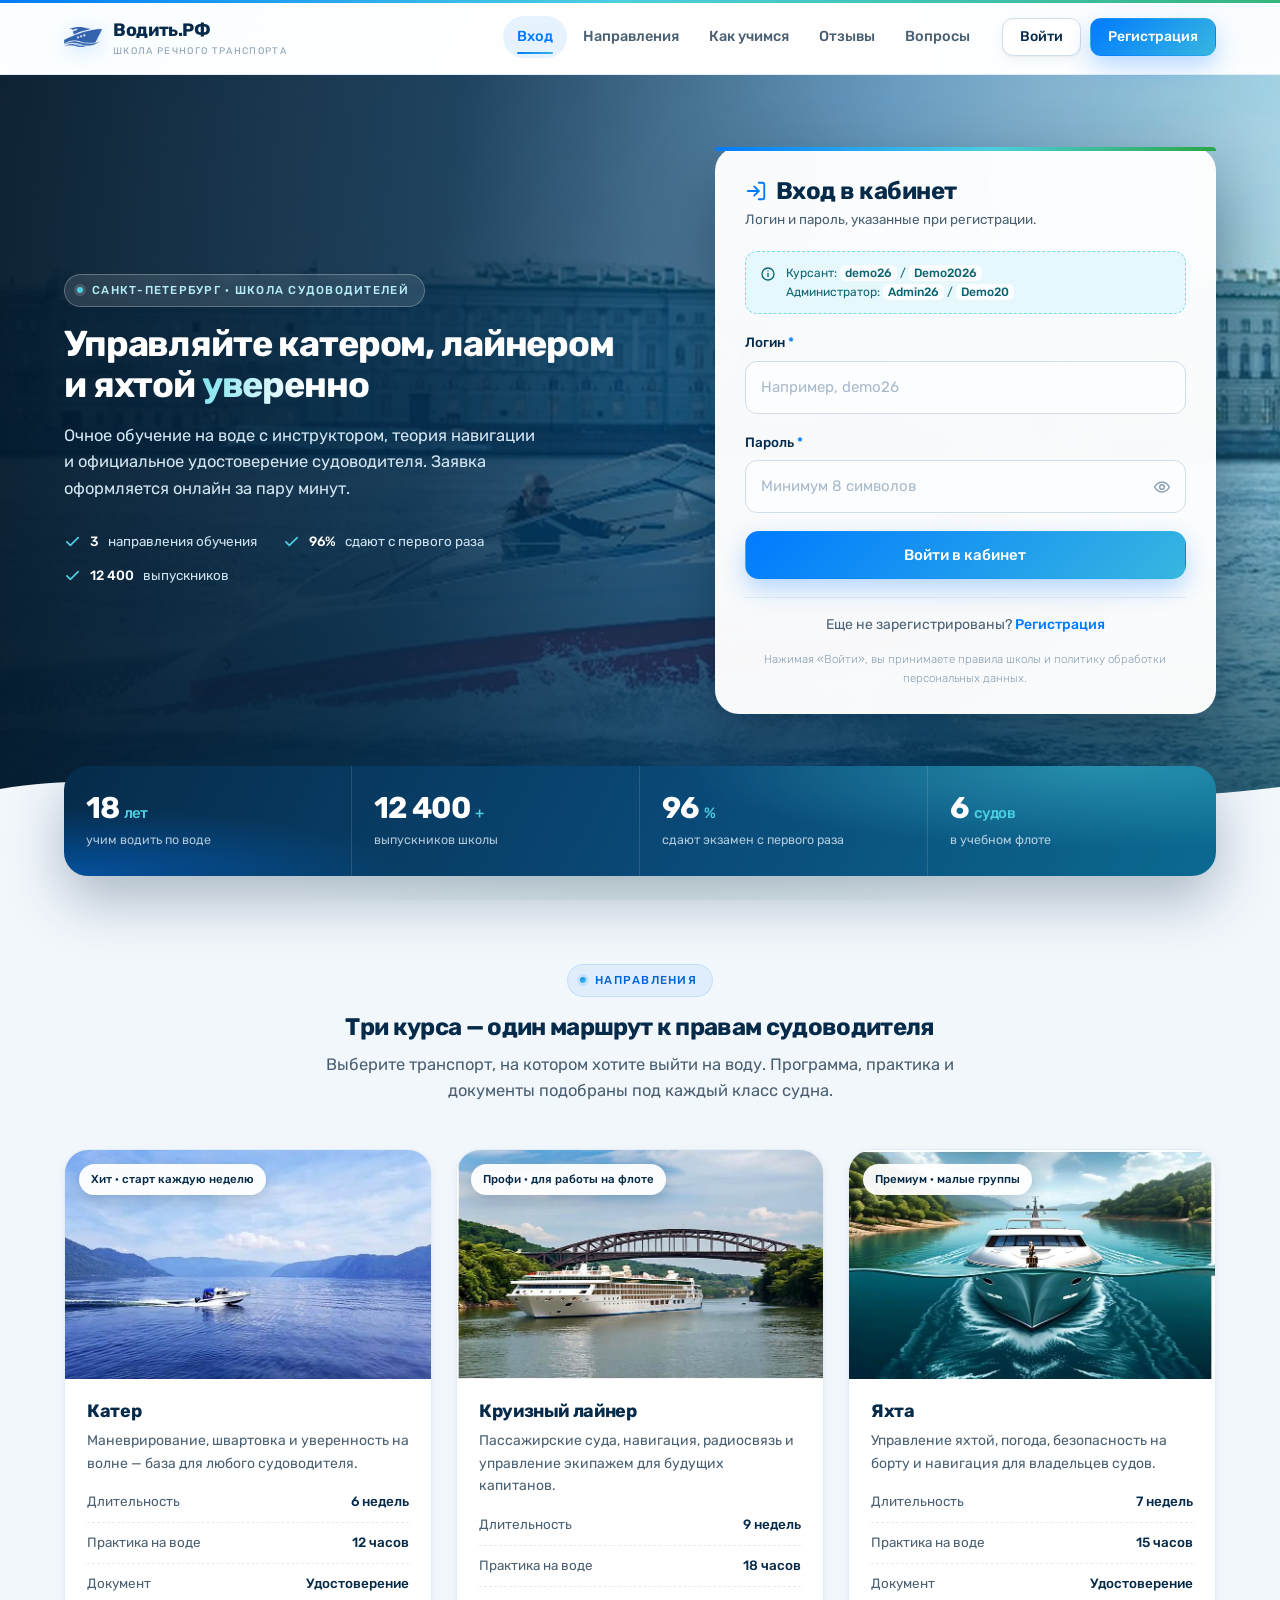
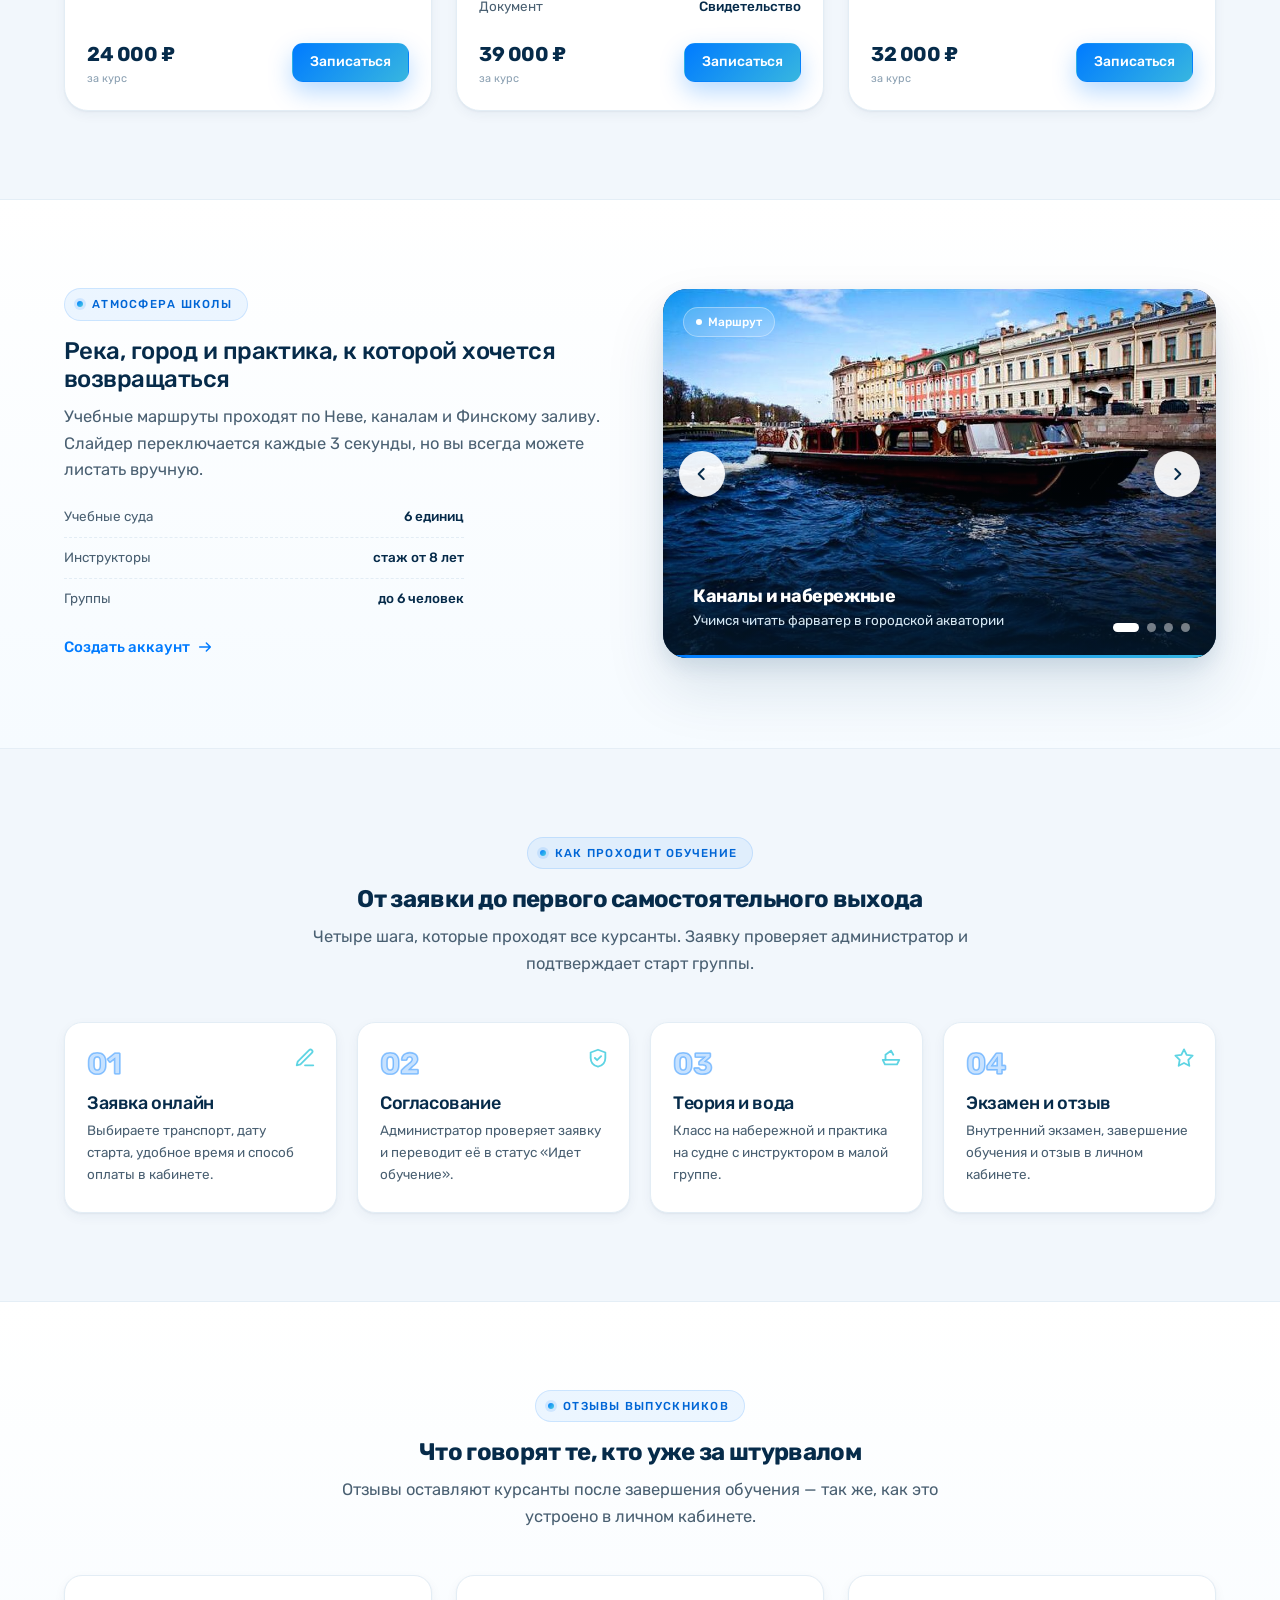
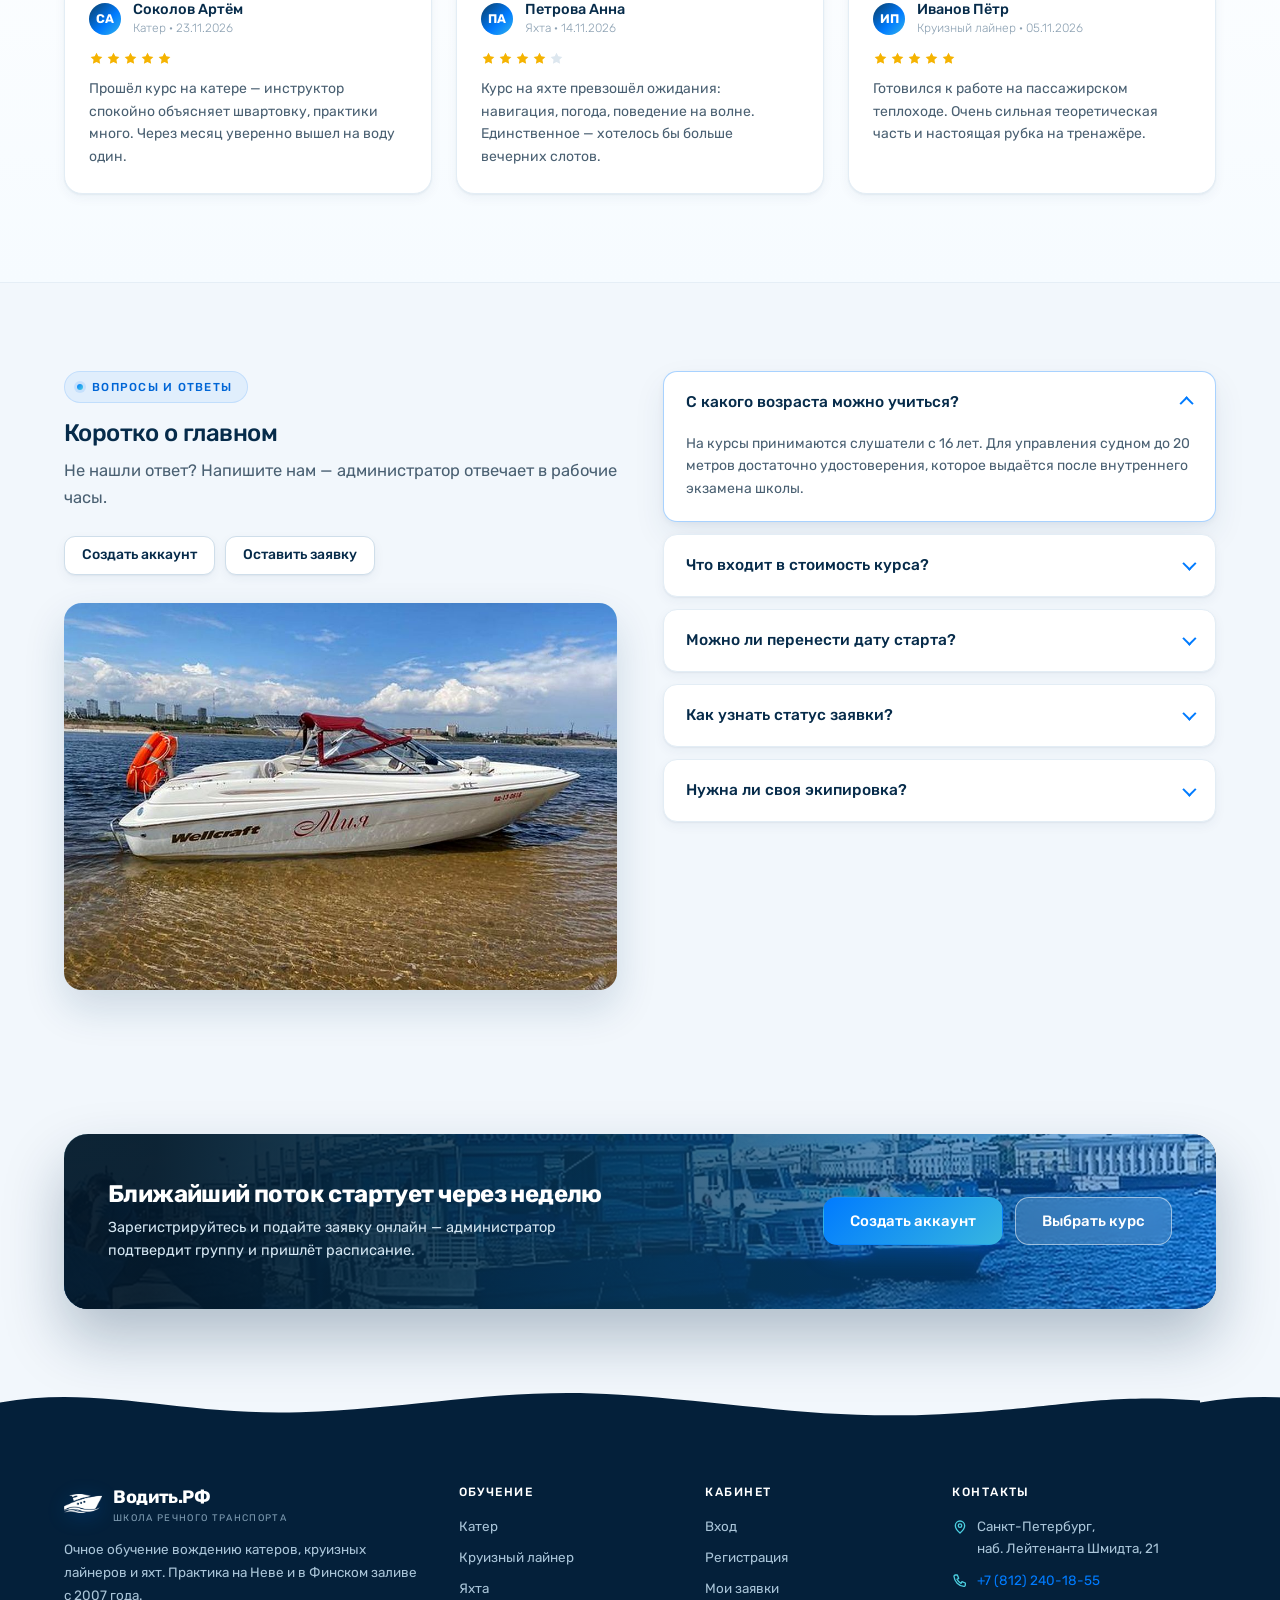
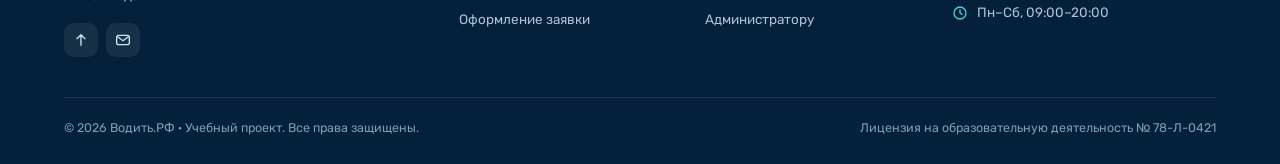
<file: vodit-rf/index.html>
<!DOCTYPE html>
<html lang="ru">
<head>
  <meta charset="UTF-8">
  <meta name="viewport" content="width=device-width, initial-scale=1">
  <title>Водить.РФ — вход в личный кабинет школы речного транспорта</title>
  <meta name="description" content="Вход в личный кабинет школы «Водить.РФ». Курсы вождения катера, круизного лайнера и яхты: заявки на обучение, статусы и отзывы выпускников.">
  <meta name="theme-color" content="#007BFF">
  <link rel="icon" href="img/favicon.png" type="image/png">
  <link rel="apple-touch-icon" href="img/favicon.png">
  <link rel="preload" href="fonts/rubik-cyrillic-400-normal.woff2" as="font" type="font/woff2" crossorigin>
  <link rel="preload" href="img/hero.jpg" as="image">
  <link rel="stylesheet" href="css/style.css">
</head>
<body data-page="login">
  <a class="skip-link" href="#main">Перейти к содержанию</a>

  <header class="site-header">
    <div class="container site-header__inner">
      <a class="brand" href="index.html" aria-label="Водить.РФ — на главную">
        <img src="img/logo.png" alt="" width="38" height="30" decoding="async">
        <span>Водить.РФ<small>школа речного транспорта</small></span>
      </a>

      <nav class="nav" id="mainNav" aria-label="Основная навигация">
        <ul class="nav__list">
          <li><a class="nav__link is-active" href="index.html" aria-current="page">Вход</a></li>
          <li><a class="nav__link" href="#courses">Направления</a></li>
          <li><a class="nav__link" href="#how">Как учимся</a></li>
          <li><a class="nav__link" href="#reviews">Отзывы</a></li>
          <li><a class="nav__link" href="#faq">Вопросы</a></li>
        </ul>
      </nav>

      <div class="header-actions" data-header-actions>
        <a class="btn btn--ghost btn--sm" href="index.html" aria-current="page">Войти</a>
        <a class="btn btn--primary btn--sm" href="register.html">Регистрация</a>
      </div>

      <button class="burger" type="button" aria-label="Меню" aria-controls="mainNav" aria-expanded="false"><span></span></button>
    </div>
  </header>

  <main id="main">
    <!-- ГЕРОЙ + ФОРМА ВХОДА -->
    <section class="hero">
      <img class="hero__bg" src="img/hero.jpg" srcset="img/hero-960.jpg 960w, img/hero.jpg 1920w" sizes="100vw" alt="Катер идёт по Неве на фоне набережной Санкт-Петербурга" width="1920" height="1080" fetchpriority="high" decoding="async">
      <div class="container">
        <div class="hero__inner">
          <div class="hero__copy">
            <span class="eyebrow">Санкт-Петербург · школа судоводителей</span>
            <h1>Управляйте катером, лайнером и яхтой <em>уверенно</em></h1>
            <p class="hero__lead">Очное обучение на воде с инструктором, теория навигации и официальное удостоверение судоводителя. Заявка оформляется онлайн за пару минут.</p>
            <div class="hero__facts">
              <span class="hero__fact">
                <svg viewBox="0 0 24 24" fill="none" stroke="currentColor" stroke-width="2.4" stroke-linecap="round" stroke-linejoin="round" aria-hidden="true"><path d="m4 12.5 5 5L20 6.5"/></svg>
                <b>3</b> направления обучения
              </span>
              <span class="hero__fact">
                <svg viewBox="0 0 24 24" fill="none" stroke="currentColor" stroke-width="2.4" stroke-linecap="round" stroke-linejoin="round" aria-hidden="true"><path d="m4 12.5 5 5L20 6.5"/></svg>
                <b>96%</b> сдают с первого раза
              </span>
              <span class="hero__fact">
                <svg viewBox="0 0 24 24" fill="none" stroke="currentColor" stroke-width="2.4" stroke-linecap="round" stroke-linejoin="round" aria-hidden="true"><path d="m4 12.5 5 5L20 6.5"/></svg>
                <b>12 400</b> выпускников
              </span>
            </div>
          </div>

          <div class="login-card">
            <h2>
              <svg viewBox="0 0 24 24" width="22" height="22" fill="none" stroke="#007BFF" stroke-width="2" stroke-linecap="round" stroke-linejoin="round" aria-hidden="true"><path d="M15 3h4a2 2 0 0 1 2 2v14a2 2 0 0 1-2 2h-4"/><path d="m10 17 5-5-5-5"/><path d="M15 12H3"/></svg>
              Вход в кабинет
            </h2>
            <p class="login-card__sub">Логин и пароль, указанные при регистрации.</p>

            <div class="demo-hint">
              <svg viewBox="0 0 24 24" fill="none" stroke="currentColor" stroke-width="2" stroke-linecap="round" stroke-linejoin="round" aria-hidden="true"><circle cx="12" cy="12" r="9"/><path d="M12 11v5"/><path d="M12 7.6h.01"/></svg>
              <span>Курсант: <code>demo26</code> / <code>Demo2026</code><br>Администратор: <code>Admin26</code> / <code>Demo20</code></span>
            </div>

            <div class="demo-hint demo-hint--ok" data-already-auth hidden>
              <svg viewBox="0 0 24 24" fill="none" stroke="currentColor" stroke-width="2.4" stroke-linecap="round" stroke-linejoin="round" aria-hidden="true"><path d="m4 12.5 5 5L20 6.5"/></svg>
              <span>Вы уже вошли как <b data-already-who>курсант</b>.<br><a href="account.html" data-already-link>Перейти в кабинет →</a></span>
            </div>

            <form id="loginForm" novalidate>
              <div class="field">
                <label class="field__label" for="loginLogin">Логин <span class="req">*</span></label>
                <input class="input" id="loginLogin" name="login" type="text" placeholder="Например, demo26" autocomplete="username" data-rule="login" required>
                <span class="error-text" role="alert"></span>
              </div>

              <div class="field">
                <label class="field__label" for="loginPassword">Пароль <span class="req">*</span></label>
                <div class="input-wrap">
                  <input class="input" id="loginPassword" name="password" type="password" placeholder="Минимум 8 символов" autocomplete="current-password" required>
                  <button class="input-wrap__btn" type="button" data-toggle-password="loginPassword" aria-label="Показать пароль">
                    <svg viewBox="0 0 24 24" fill="none" stroke="currentColor" stroke-width="2" stroke-linecap="round" stroke-linejoin="round" aria-hidden="true"><path d="M2.2 12S5.6 5.5 12 5.5 21.8 12 21.8 12 18.4 18.5 12 18.5 2.2 12 2.2 12Z"/><circle cx="12" cy="12" r="3.1"/></svg>
                  </button>
                </div>
                <span class="error-text" role="alert"></span>
              </div>

              <div class="form-actions">
                <button class="btn btn--primary btn--block" type="submit">Войти в кабинет</button>
              </div>
            </form>

            <p class="auth-switch">Еще не зарегистрированы? <a href="register.html">Регистрация</a></p>
            <p class="form-note">Нажимая «Войти», вы принимаете правила школы и политику обработки персональных данных.</p>
          </div>
        </div>
      </div>

      <svg class="hero__wave" viewBox="0 0 1440 62" preserveAspectRatio="none" aria-hidden="true" focusable="false">
        <path fill="currentColor" d="M0 40c160-24 280 18 440 10s280-34 440-22 300 26 460 18c40-2 80-6 100-8v24H0Z"/>
      </svg>
    </section>

    <!-- ЦИФРЫ -->
    <section class="stats-band" aria-label="Школа в цифрах">
      <div class="container">
        <div class="stats-band__card reveal">
          <div class="stats-band__item">
            <div class="stats-band__value"><b data-counter="18">0</b><span>лет</span></div>
            <div class="stats-band__label">учим водить по воде</div>
          </div>
          <div class="stats-band__item">
            <div class="stats-band__value"><b data-counter="12400">0</b><span>+</span></div>
            <div class="stats-band__label">выпускников школы</div>
          </div>
          <div class="stats-band__item">
            <div class="stats-band__value"><b data-counter="96">0</b><span>%</span></div>
            <div class="stats-band__label">сдают экзамен с первого раза</div>
          </div>
          <div class="stats-band__item">
            <div class="stats-band__value"><b data-counter="6">0</b><span>судов</span></div>
            <div class="stats-band__label">в учебном флоте</div>
          </div>
        </div>
      </div>
    </section>

    <!-- НАПРАВЛЕНИЯ -->
    <section class="section" id="courses">
      <div class="container">
        <div class="section__head section__head--center reveal">
          <span class="eyebrow">Направления</span>
          <h2>Три курса — один маршрут к правам судоводителя</h2>
          <p class="lead">Выберите транспорт, на котором хотите выйти на воду. Программа, практика и документы подобраны под каждый класс судна.</p>
        </div>

        <div class="grid grid--3">
          <article class="transport-card reveal" data-transport="boat" style="--delay:0ms">
            <div class="transport-card__media">
              <img src="img/transport-boat.jpg" alt="Катер идёт по водохранилищу между горами" width="760" height="475" loading="lazy" decoding="async">
              <span class="transport-card__tag">Хит · старт каждую неделю</span>
            </div>
            <div class="transport-card__body">
              <h3>Катер</h3>
              <p>Маневрирование, швартовка и уверенность на волне — база для любого судоводителя.</p>
              <ul class="spec-list">
                <li><span>Длительность</span><b>6 недель</b></li>
                <li><span>Практика на воде</span><b>12 часов</b></li>
                <li><span>Документ</span><b>Удостоверение</b></li>
              </ul>
              <div class="transport-card__foot">
                <span class="price">24 000 ₽<small>за курс</small></span>
                <a class="btn btn--primary btn--sm" href="request.html?transport=boat" data-request-link>Записаться</a>
              </div>
            </div>
          </article>

          <article class="transport-card reveal" data-transport="liner" style="--delay:90ms">
            <div class="transport-card__media">
              <img src="img/transport-liner.jpg" alt="Круизный лайнер проходит под арочным мостом" width="760" height="475" loading="lazy" decoding="async">
              <span class="transport-card__tag">Профи · для работы на флоте</span>
            </div>
            <div class="transport-card__body">
              <h3>Круизный лайнер</h3>
              <p>Пассажирские суда, навигация, радиосвязь и управление экипажем для будущих капитанов.</p>
              <ul class="spec-list">
                <li><span>Длительность</span><b>9 недель</b></li>
                <li><span>Практика на воде</span><b>18 часов</b></li>
                <li><span>Документ</span><b>Свидетельство</b></li>
              </ul>
              <div class="transport-card__foot">
                <span class="price">39 000 ₽<small>за курс</small></span>
                <a class="btn btn--primary btn--sm" href="request.html?transport=liner" data-request-link>Записаться</a>
              </div>
            </div>
          </article>

          <article class="transport-card reveal" data-transport="yacht" style="--delay:180ms">
            <div class="transport-card__media">
              <img src="img/transport-yacht.jpg" alt="Яхта идёт по изумрудной воде между зелёными берегами" width="760" height="475" loading="lazy" decoding="async">
              <span class="transport-card__tag">Премиум · малые группы</span>
            </div>
            <div class="transport-card__body">
              <h3>Яхта</h3>
              <p>Управление яхтой, погода, безопасность на борту и навигация для владельцев судов.</p>
              <ul class="spec-list">
                <li><span>Длительность</span><b>7 недель</b></li>
                <li><span>Практика на воде</span><b>15 часов</b></li>
                <li><span>Документ</span><b>Удостоверение</b></li>
              </ul>
              <div class="transport-card__foot">
                <span class="price">32 000 ₽<small>за курс</small></span>
                <a class="btn btn--primary btn--sm" href="request.html?transport=yacht" data-request-link>Записаться</a>
              </div>
            </div>
          </article>
        </div>
      </div>
    </section>

    <!-- СЛАЙДЕР -->
    <section class="section section--soft">
      <div class="container">
        <div class="grid grid--2" style="align-items:center;gap:46px">
          <div class="reveal">
            <span class="eyebrow">Атмосфера школы</span>
            <h2>Река, город и практика, к которой хочется возвращаться</h2>
            <p class="lead" style="margin-bottom:22px">Учебные маршруты проходят по Неве, каналам и Финскому заливу. Слайдер переключается каждые 3 секунды, но вы всегда можете листать вручную.</p>
            <ul class="spec-list" style="max-width:400px">
              <li><span>Учебные суда</span><b>6 единиц</b></li>
              <li><span>Инструкторы</span><b>стаж от 8 лет</b></li>
              <li><span>Группы</span><b>до 6 человек</b></li>
            </ul>
            <div class="mt-24">
              <a class="link-arrow" href="register.html">Создать аккаунт
                <svg viewBox="0 0 24 24" fill="none" stroke="currentColor" stroke-width="2.2" stroke-linecap="round" stroke-linejoin="round" aria-hidden="true"><path d="M4 12h16M14 6l6 6-6 6"/></svg>
              </a>
            </div>
          </div>

          <div class="slider reveal" data-slider data-interval="3000" role="region" aria-roledescription="карусель" aria-label="Фотографии обучения">
            <div class="slider__viewport">
              <div class="slider__track">
                <figure class="slider__slide">
                  <img src="img/slide-1.jpg" alt="Катер у набережной Санкт-Петербурга" width="1000" height="667" decoding="async">
                  <span class="badge badge--white slide-badge">Маршрут</span>
                  <figcaption class="slider__caption">
                    <h3>Каналы и набережные</h3>
                    <p>Учимся читать фарватер в городской акватории</p>
                  </figcaption>
                </figure>
                <figure class="slider__slide">
                  <img src="img/slide-2.jpg" alt="Пассажирское судно на реке" width="1000" height="667" loading="lazy" decoding="async">
                  <span class="badge badge--white slide-badge">Практика</span>
                  <figcaption class="slider__caption">
                    <h3>Большая вода</h3>
                    <p>Выходы на Неву и в Финский залив с инструктором</p>
                  </figcaption>
                </figure>
                <figure class="slider__slide">
                  <img src="img/slide-3.jpg" alt="Круизный лайнер под мостом" width="1000" height="667" loading="lazy" decoding="async">
                  <span class="badge badge--white slide-badge">Лайнеры</span>
                  <figcaption class="slider__caption">
                    <h3>Пассажирский флот</h3>
                    <p>Практика на судне класса «река — море»</p>
                  </figcaption>
                </figure>
                <figure class="slider__slide">
                  <img src="img/slide-4.jpg" alt="Вид с носа деревянной лодки на закат" width="1000" height="667" loading="lazy" decoding="async">
                  <span class="badge badge--white slide-badge">Флот школы</span>
                  <figcaption class="slider__caption">
                    <h3>Свои суда</h3>
                    <p>Катера и яхты, подготовленные для занятий</p>
                  </figcaption>
                </figure>
              </div>
              <button class="slider__nav slider__nav--prev" type="button" aria-label="Предыдущий слайд">
                <svg viewBox="0 0 24 24" fill="none" stroke="currentColor" stroke-width="2.4" stroke-linecap="round" stroke-linejoin="round" aria-hidden="true"><path d="m14 6-6 6 6 6"/></svg>
              </button>
              <button class="slider__nav slider__nav--next" type="button" aria-label="Следующий слайд">
                <svg viewBox="0 0 24 24" fill="none" stroke="currentColor" stroke-width="2.4" stroke-linecap="round" stroke-linejoin="round" aria-hidden="true"><path d="m10 6 6 6-6 6"/></svg>
              </button>
              <div class="slider__dots"></div>
              <div class="slider__progress" aria-hidden="true"></div>
            </div>
          </div>
        </div>
      </div>
    </section>

    <!-- ШАГИ -->
    <section class="section" id="how">
      <div class="container">
        <div class="section__head section__head--center reveal">
          <span class="eyebrow">Как проходит обучение</span>
          <h2>От заявки до первого самостоятельного выхода</h2>
          <p class="lead">Четыре шага, которые проходят все курсанты. Заявку проверяет администратор и подтверждает старт группы.</p>
        </div>

        <div class="steps">
          <div class="step reveal" style="--delay:0ms">
            <svg class="step__icon" viewBox="0 0 24 24" fill="none" stroke="currentColor" stroke-width="2" stroke-linecap="round" stroke-linejoin="round" aria-hidden="true"><path d="M12 20h9"/><path d="M16.5 3.5a2.1 2.1 0 0 1 3 3L7 19l-4 1 1-4Z"/></svg>
            <h3>Заявка онлайн</h3>
            <p>Выбираете транспорт, дату старта, удобное время и способ оплаты в кабинете.</p>
          </div>
          <div class="step reveal" style="--delay:90ms">
            <svg class="step__icon" viewBox="0 0 24 24" fill="none" stroke="currentColor" stroke-width="2" stroke-linecap="round" stroke-linejoin="round" aria-hidden="true"><path d="M12 3l8 3v6c0 5-3.4 8.4-8 9.5C7.4 20.4 4 17 4 12V6l8-3Z"/><path d="m8.6 12 2.4 2.4 4.4-4.4"/></svg>
            <h3>Согласование</h3>
            <p>Администратор проверяет заявку и переводит её в статус «Идет обучение».</p>
          </div>
          <div class="step reveal" style="--delay:180ms">
            <svg class="step__icon" viewBox="0 0 24 24" fill="none" stroke="currentColor" stroke-width="2" stroke-linecap="round" stroke-linejoin="round" aria-hidden="true"><path d="M3 14h18l-2.4 5H5.4L3 14Z"/><path d="M6 14V8.5L12 4l2.5 4.5"/></svg>
            <h3>Теория и вода</h3>
            <p>Класс на набережной и практика на судне с инструктором в малой группе.</p>
          </div>
          <div class="step reveal" style="--delay:270ms">
            <svg class="step__icon" viewBox="0 0 24 24" fill="none" stroke="currentColor" stroke-width="2" stroke-linecap="round" stroke-linejoin="round" aria-hidden="true"><path d="M12 2.6l2.9 5.9 6.5.95-4.7 4.6 1.1 6.45L12 17.45 6.2 20.5l1.1-6.45-4.7-4.6 6.5-.95L12 2.6Z"/></svg>
            <h3>Экзамен и отзыв</h3>
            <p>Внутренний экзамен, завершение обучения и отзыв в личном кабинете.</p>
          </div>
        </div>
      </div>
    </section>

    <!-- ОТЗЫВЫ -->
    <section class="section section--soft" id="reviews">
      <div class="container">
        <div class="section__head section__head--center reveal">
          <span class="eyebrow">Отзывы выпускников</span>
          <h2>Что говорят те, кто уже за штурвалом</h2>
          <p class="lead">Отзывы оставляют курсанты после завершения обучения — так же, как это устроено в личном кабинете.</p>
        </div>
        <div class="grid grid--3" data-public-reviews></div>
      </div>
    </section>

    <!-- FAQ -->
    <section class="section" id="faq">
      <div class="container">
        <div class="grid grid--2" style="gap:46px;align-items:start">
          <div class="reveal">
            <span class="eyebrow">Вопросы и ответы</span>
            <h2>Коротко о главном</h2>
            <p class="lead">Не нашли ответ? Напишите нам — администратор отвечает в рабочие часы.</p>
            <div class="mt-24" style="display:flex;flex-wrap:wrap;gap:10px">
              <a class="btn btn--ghost btn--sm" href="register.html">Создать аккаунт</a>
              <a class="btn btn--ghost btn--sm" href="request.html">Оставить заявку</a>
            </div>
            <img src="img/detail.jpg" alt="Скоростной катер на воде" width="1000" height="700" loading="lazy" decoding="async" style="margin-top:28px;border-radius:18px;box-shadow:0 18px 40px rgba(10,61,99,.16)">
          </div>

          <div class="faq reveal">
            <div class="faq__item is-open">
              <button class="faq__q" type="button" aria-expanded="true">С какого возраста можно учиться?</button>
              <div class="faq__a"><div><p>На курсы принимаются слушатели с 16 лет. Для управления судном до 20 метров достаточно удостоверения, которое выдаётся после внутреннего экзамена школы.</p></div></div>
            </div>
            <div class="faq__item">
              <button class="faq__q" type="button" aria-expanded="false">Что входит в стоимость курса?</button>
              <div class="faq__a"><div><p>Теория, практика на воде, страхование и работа инструктора. Оплатить можно картой онлайн, по счёту, наличными в офисе или в рассрочку на 6 месяцев.</p></div></div>
            </div>
            <div class="faq__item">
              <button class="faq__q" type="button" aria-expanded="false">Можно ли перенести дату старта?</button>
              <div class="faq__a"><div><p>Да. Пока заявка в статусе «Новая», просто создайте новую — администратор согласует её. После начала обучения перенос согласует куратор группы.</p></div></div>
            </div>
            <div class="faq__item">
              <button class="faq__q" type="button" aria-expanded="false">Как узнать статус заявки?</button>
              <div class="faq__a"><div><p>Всё видно в личном кабинете: «Новая», «Идет обучение» или «Обучение завершено». Статус меняет администратор после проверки заявки.</p></div></div>
            </div>
            <div class="faq__item">
              <button class="faq__q" type="button" aria-expanded="false">Нужна ли своя экипировка?</button>
              <div class="faq__a"><div><p>Нет. Спасательные жилеты и вся необходимая экипировка выдаются на занятии. С собой достаточно сменной обуви и одежды по погоде.</p></div></div>
            </div>
          </div>
        </div>
      </div>
    </section>

    <!-- CTA -->
    <section class="section section--tight">
      <div class="container">
        <div class="cta-band reveal">
          <img src="img/band.jpg" alt="Катера у причала на набережной" width="1440" height="600" loading="lazy" decoding="async">
          <div class="cta-band__inner">
            <div>
              <h2>Ближайший поток стартует через неделю</h2>
              <p>Зарегистрируйтесь и подайте заявку онлайн — администратор подтвердит группу и пришлёт расписание.</p>
            </div>
            <div class="cta-band__actions">
              <a class="btn btn--primary" href="register.html">Создать аккаунт</a>
              <a class="btn btn--light" href="#courses">Выбрать курс</a>
            </div>
          </div>
        </div>
      </div>
    </section>
  </main>

  <footer class="site-footer">
    <div class="container">
      <div class="footer-grid">
        <div>
          <a class="brand" href="index.html">
            <img src="img/logo-white.png" alt="" width="38" height="30" loading="lazy" decoding="async">
            <span>Водить.РФ<small>школа речного транспорта</small></span>
          </a>
          <p>Очное обучение вождению катеров, круизных лайнеров и яхт. Практика на Неве и в Финском заливе с 2007 года.</p>
          <div class="socials mt-16">
            <a href="#main" aria-label="Наверх"><svg viewBox="0 0 24 24" fill="none" stroke="currentColor" stroke-width="2" stroke-linecap="round" stroke-linejoin="round"><path d="M12 20V4M6 10l6-6 6 6"/></svg></a>
            <a href="mailto:info@vodit.rf" aria-label="Написать на почту"><svg viewBox="0 0 24 24" fill="none" stroke="currentColor" stroke-width="2" stroke-linecap="round" stroke-linejoin="round"><rect x="2.5" y="5" width="19" height="14" rx="3"/><path d="m4 7 8 6 8-6"/></svg></a>
          </div>
        </div>
        <div>
          <div class="footer__title">Обучение</div>
          <ul class="footer__list">
            <li><a href="index.html#courses">Катер</a></li>
            <li><a href="index.html#courses">Круизный лайнер</a></li>
            <li><a href="index.html#courses">Яхта</a></li>
            <li><a href="request.html">Оформление заявки</a></li>
          </ul>
        </div>
        <div>
          <div class="footer__title">Кабинет</div>
          <ul class="footer__list">
            <li><a href="index.html">Вход</a></li>
            <li><a href="register.html">Регистрация</a></li>
            <li><a href="account.html">Мои заявки</a></li>
            <li><a href="admin.html">Администратору</a></li>
          </ul>
        </div>
        <div>
          <div class="footer__title">Контакты</div>
          <div class="footer__contact">
            <svg viewBox="0 0 24 24" fill="none" stroke="currentColor" stroke-width="2" stroke-linecap="round" stroke-linejoin="round" aria-hidden="true"><path d="M12 21s7-6.3 7-11a7 7 0 1 0-14 0c0 4.7 7 11 7 11Z"/><circle cx="12" cy="10" r="2.6"/></svg>
            <span>Санкт-Петербург,<br>наб. Лейтенанта Шмидта, 21</span>
          </div>
          <div class="footer__contact">
            <svg viewBox="0 0 24 24" fill="none" stroke="currentColor" stroke-width="2" stroke-linecap="round" stroke-linejoin="round" aria-hidden="true"><path d="M5 3h3l2 5-2.5 1.5a12 12 0 0 0 6 6L15 13l5 2v3a2 2 0 0 1-2.2 2A16.5 16.5 0 0 1 3 5.2 2 2 0 0 1 5 3Z"/></svg>
            <a href="tel:+78122401855">+7 (812) 240-18-55</a>
          </div>
          <div class="footer__contact">
            <svg viewBox="0 0 24 24" fill="none" stroke="currentColor" stroke-width="2" stroke-linecap="round" stroke-linejoin="round" aria-hidden="true"><circle cx="12" cy="12" r="9"/><path d="M12 7.5V12l3 2"/></svg>
            <span>Пн–Сб, 09:00–20:00</span>
          </div>
        </div>
      </div>
      <div class="footer-bottom">
        <span>© <span data-year>2026</span> Водить.РФ · Учебный проект. Все права защищены.</span>
        <span>Лицензия на образовательную деятельность № 78-Л-0421</span>
      </div>
    </div>
  </footer>

  <script src="js/app.js" defer></script>
</body>
</html>
</file>
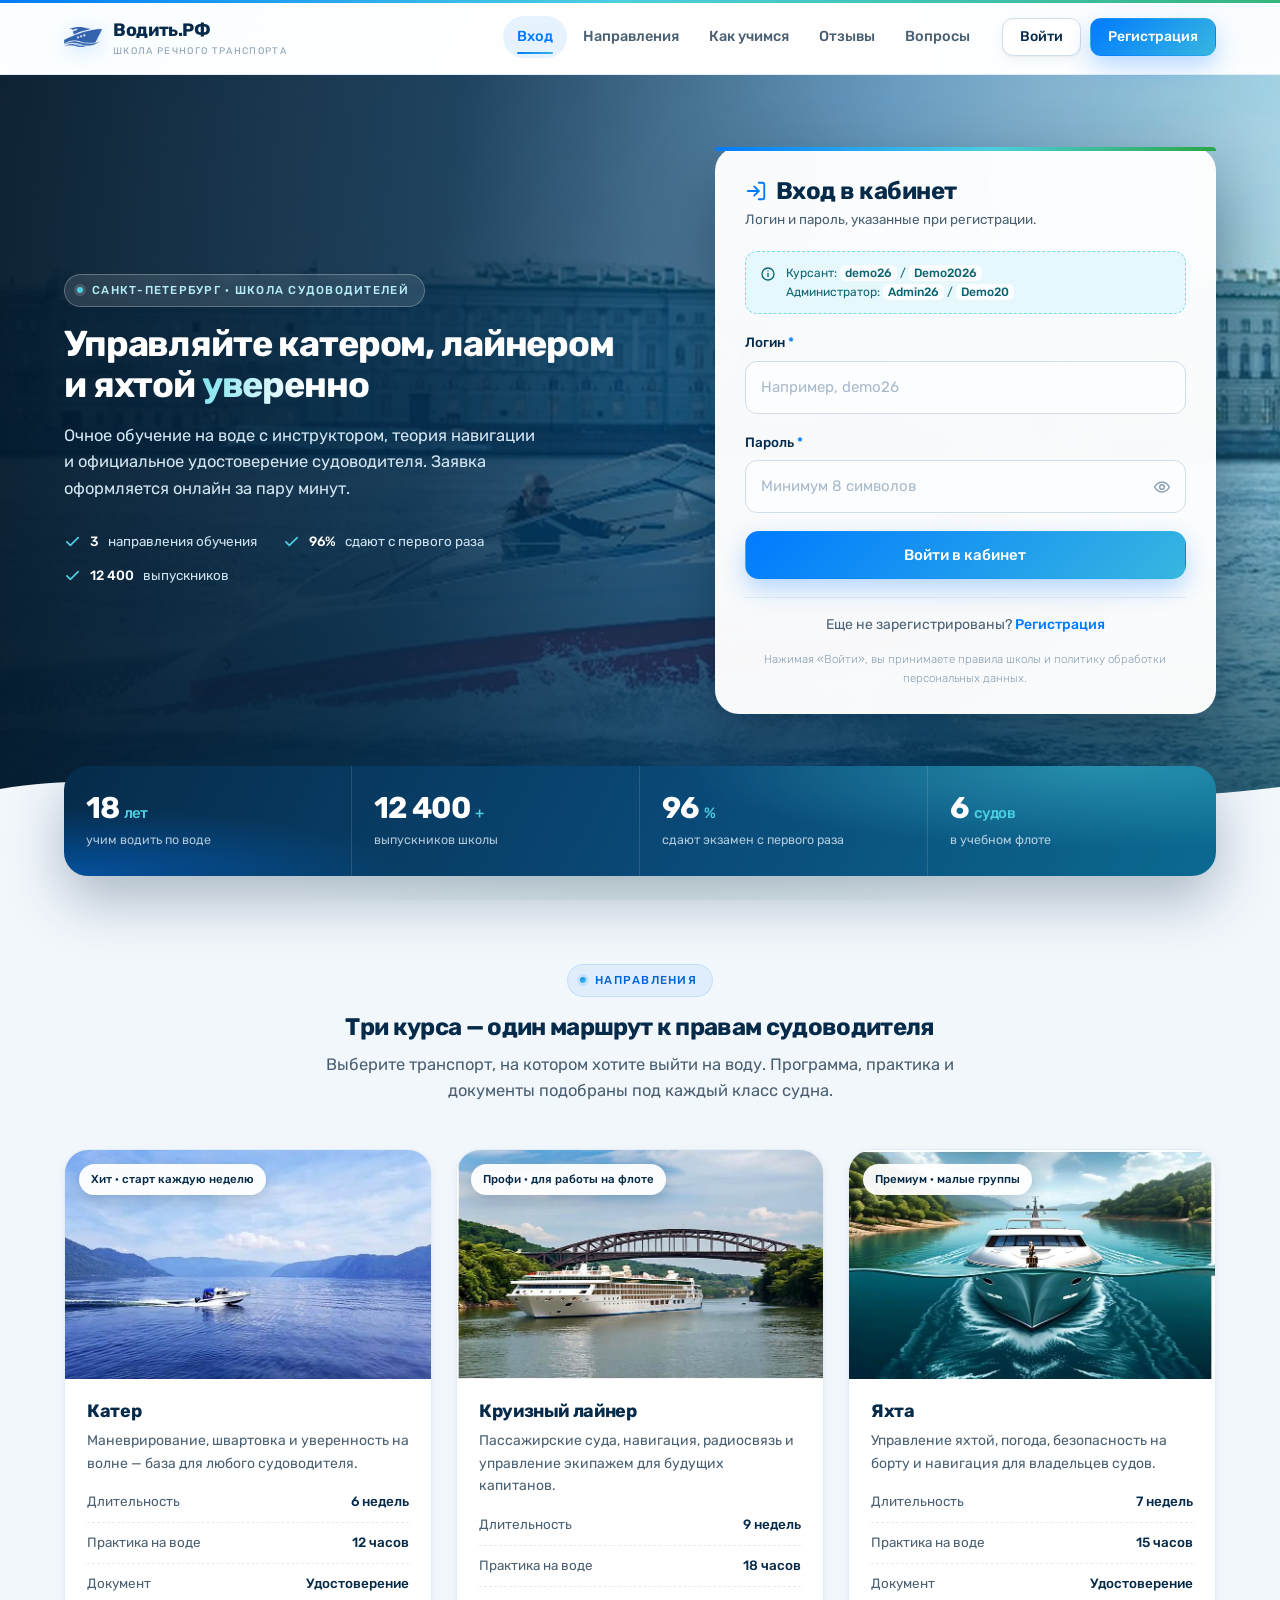
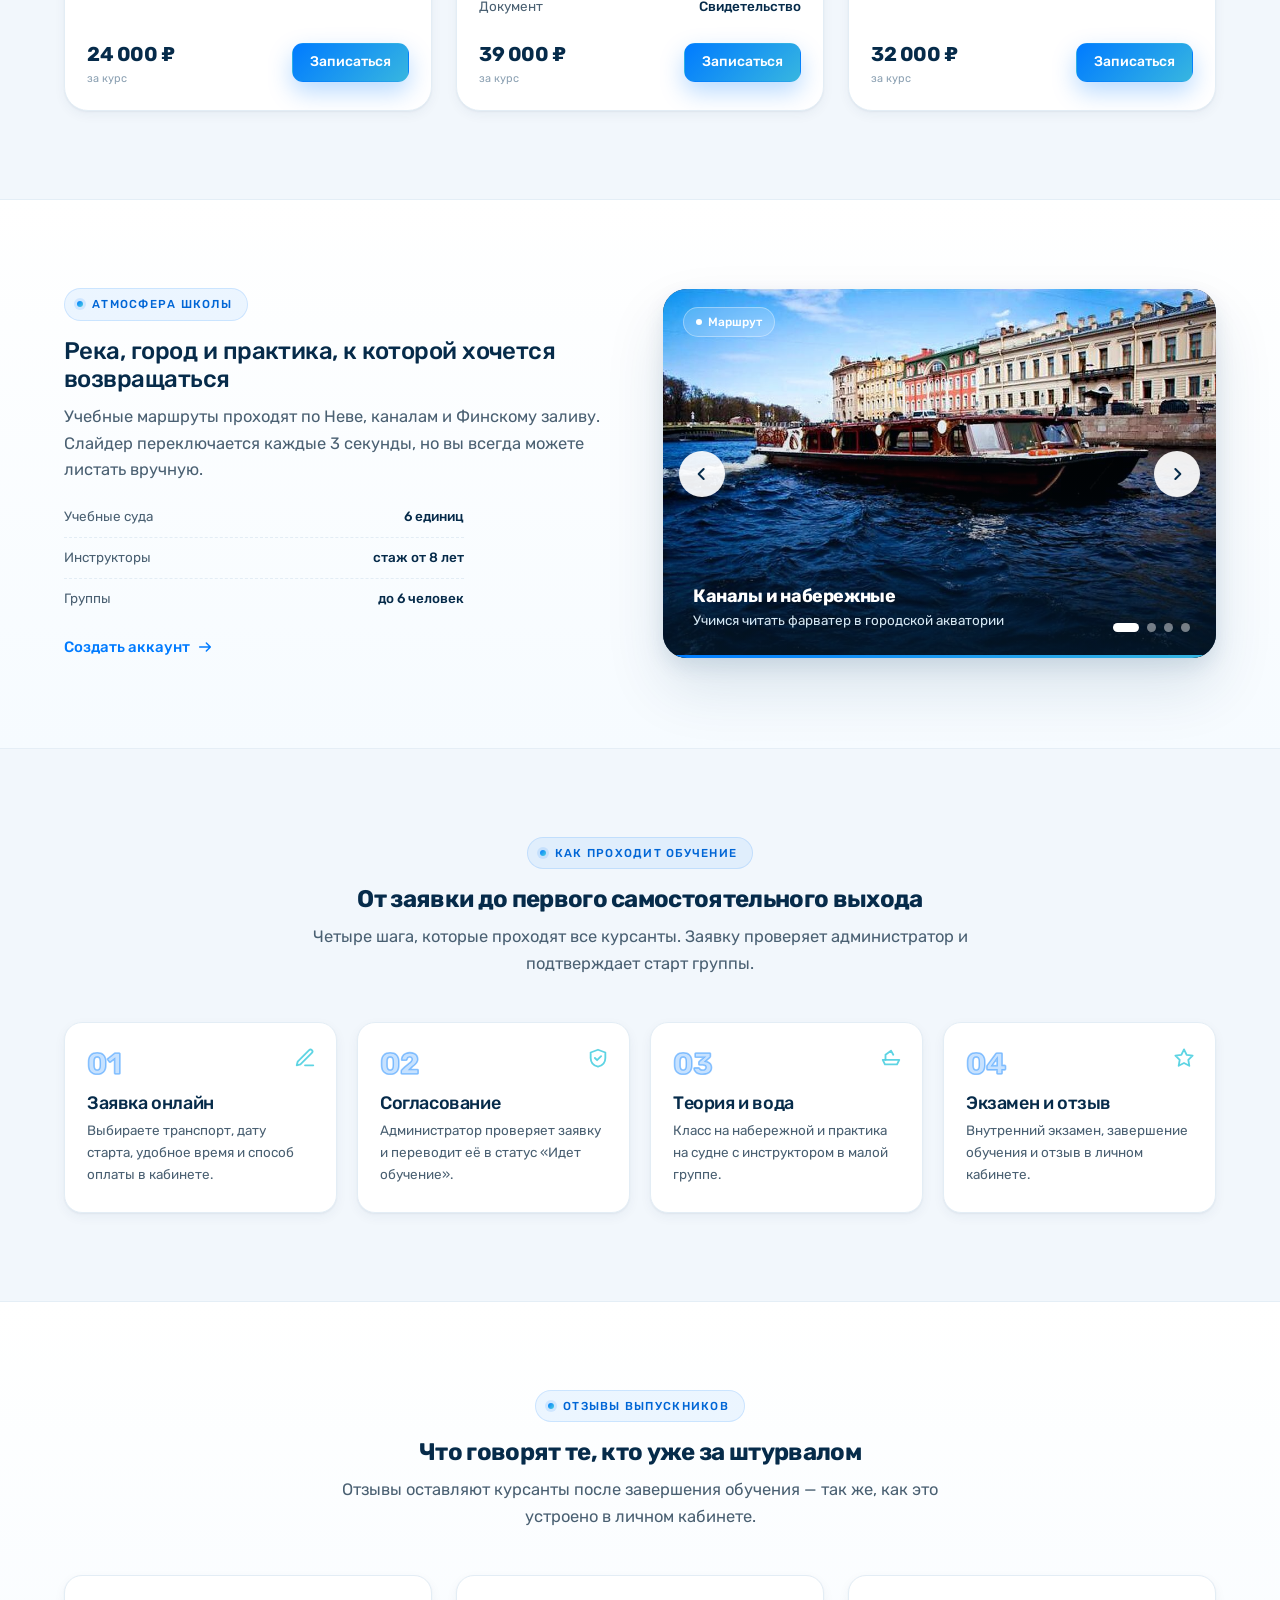
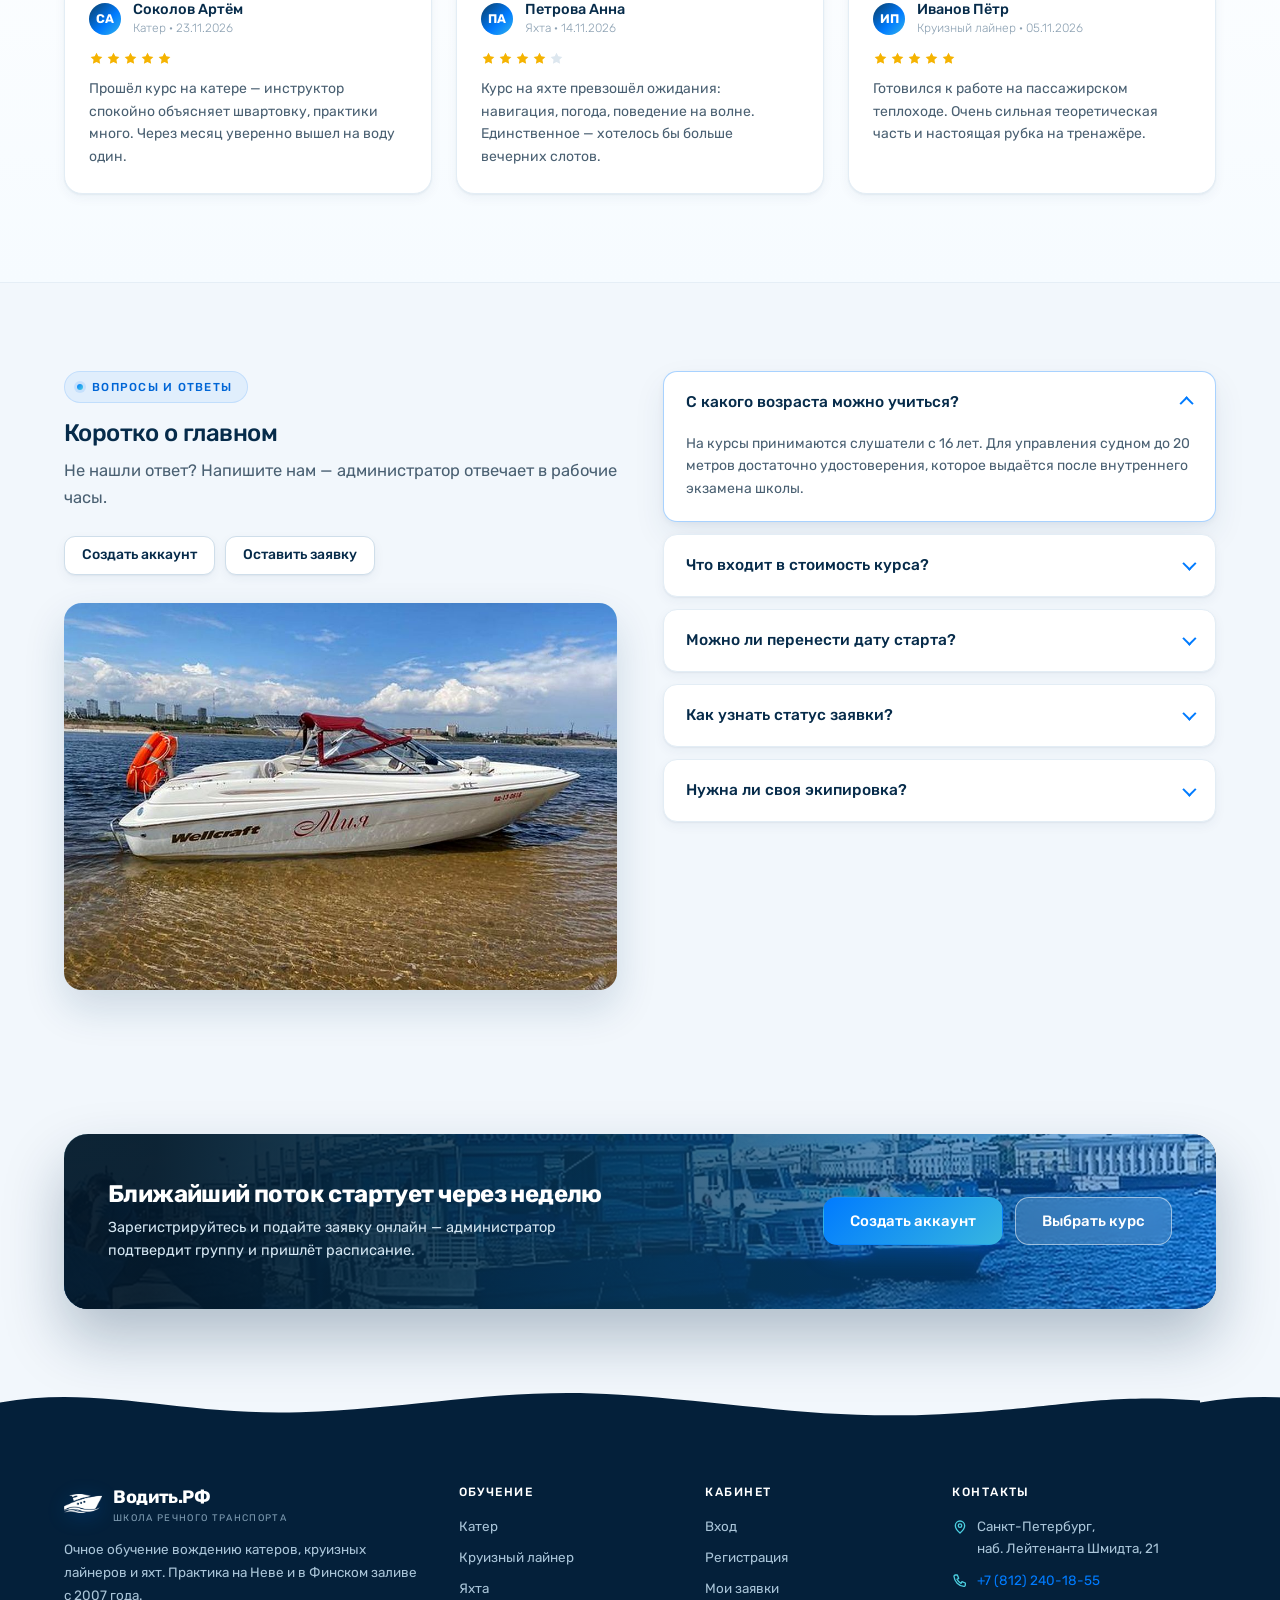
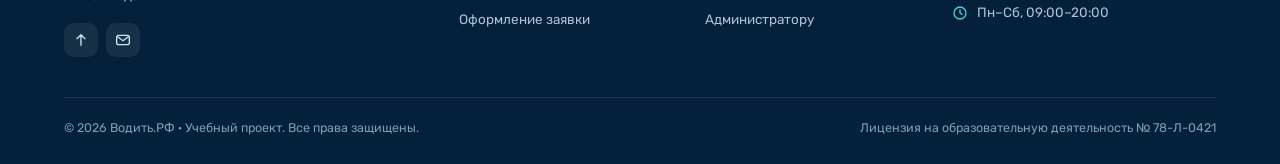
<file: vodit-rf/account.html>
<!DOCTYPE html>
<html lang="ru">
<head>
  <meta charset="UTF-8">
  <meta name="viewport" content="width=device-width, initial-scale=1">
  <title>Личный кабинет — Водить.РФ</title>
  <meta name="description" content="Личный кабинет курсанта школы «Водить.РФ»: история заявок на обучение, статусы согласования и отзывы о пройденных курсах.">
  <meta name="theme-color" content="#007BFF">
  <link rel="icon" href="img/favicon.png" type="image/png">
  <link rel="apple-touch-icon" href="img/favicon.png">
  <link rel="preload" href="fonts/rubik-cyrillic-400-normal.woff2" as="font" type="font/woff2" crossorigin>
  <link rel="stylesheet" href="css/style.css">
</head>
<body data-page="account">
  <a class="skip-link" href="#main">Перейти к содержанию</a>

  <header class="site-header">
    <div class="container site-header__inner">
      <a class="brand" href="index.html" aria-label="Водить.РФ — на главную">
        <img src="img/logo.png" alt="" width="38" height="30" decoding="async">
        <span>Водить.РФ<small>школа речного транспорта</small></span>
      </a>

      <nav class="nav" id="mainNav" aria-label="Основная навигация">
        <ul class="nav__list">
          <li><a class="nav__link" href="index.html#courses">Направления</a></li>
          <li><a class="nav__link is-active" href="account.html" aria-current="page">Мой кабинет</a></li>
          <li><a class="nav__link" href="request.html">Новая заявка</a></li>
          <li><a class="nav__link" href="index.html#faq">Вопросы</a></li>
        </ul>
      </nav>

      <div class="header-actions" data-header-actions>
        <a class="btn btn--ghost btn--sm" href="index.html">Войти</a>
        <a class="btn btn--primary btn--sm" href="register.html">Регистрация</a>
      </div>

      <button class="burger" type="button" aria-label="Меню" aria-controls="mainNav" aria-expanded="false"><span></span></button>
    </div>
  </header>

  <main id="main">
    <div class="page-head">
      <div class="container">
        <nav class="breadcrumbs" aria-label="Хлебные крошки">
          <a href="index.html">Водить.РФ</a><span class="sep">/</span><span>Личный кабинет</span>
        </nav>
        <h1>Личный кабинет</h1>
        <p>История ваших заявок, статусы согласования и отзывы о пройденных курсах.</p>
      </div>
    </div>

    <div class="container">
      <div class="account">
        <!-- Профиль -->
        <aside>
          <div class="card profile-card">
            <div class="profile-card__top">
              <span class="avatar" data-user-initials>—</span>
              <div class="profile-card__name" data-user-name>Курсант</div>
              <div class="profile-card__login" data-user-login>@login</div>
            </div>
            <div class="profile-card__info">
              <div>
                <svg viewBox="0 0 24 24" fill="none" stroke="currentColor" stroke-width="2" stroke-linecap="round" stroke-linejoin="round" aria-hidden="true"><rect x="2.5" y="5" width="19" height="14" rx="3"/><path d="m4 7 8 6 8-6"/></svg>
                <span><b>E-mail</b><span data-user-email>—</span></span>
              </div>
              <div>
                <svg viewBox="0 0 24 24" fill="none" stroke="currentColor" stroke-width="2" stroke-linecap="round" stroke-linejoin="round" aria-hidden="true"><path d="M5 3h3l2 5-2.5 1.5a12 12 0 0 0 6 6L15 13l5 2v3a2 2 0 0 1-2.2 2A16.5 16.5 0 0 1 3 5.2 2 2 0 0 1 5 3Z"/></svg>
                <span><b>Телефон</b><span data-user-phone>—</span></span>
              </div>
              <div>
                <svg viewBox="0 0 24 24" fill="none" stroke="currentColor" stroke-width="2" stroke-linecap="round" stroke-linejoin="round" aria-hidden="true"><rect x="3" y="5" width="18" height="16" rx="3"/><path d="M8 3v4M16 3v4M3 10h18"/></svg>
                <span><b>Дата рождения</b><span data-user-birth>—</span></span>
              </div>
            </div>
            <div class="profile-card__foot">
              <a class="btn btn--primary btn--block btn--sm" href="request.html">Новая заявка</a>
              <button class="btn btn--ghost btn--block btn--sm" type="button" data-action="logout">Выйти из аккаунта</button>
            </div>
          </div>
        </aside>

        <!-- Контент -->
        <div class="account__main">
          <section class="account-hero">
            <img src="img/account-hero.jpg" alt="" width="1200" height="675" loading="lazy" decoding="async">
            <div>
              <h2>С возвращением на борт!</h2>
              <p>Активные заявки и отзывы всегда под рукой.</p>
            </div>
            <div class="mini-stats">
              <div class="mini-stat"><b data-count-total>0</b><span>заявок</span></div>
              <div class="mini-stat"><b data-count-progress>0</b><span>в обучении</span></div>
              <div class="mini-stat"><b data-count-done>0</b><span>завершено</span></div>
            </div>
          </section>

          <!-- Слайдер -->
          <section class="card" aria-label="Атмосфера школы" style="padding:16px">
            <div class="panel-head" style="padding:4px 8px 0;margin-bottom:14px">
              <h2 style="font-size:18px;font-weight:500">Атмосфера школы</h2>
              <span class="xs">Слайды меняются каждые 3 секунды</span>
            </div>
            <div class="slider" data-slider data-interval="3000" role="region" aria-roledescription="карусель" aria-label="Фотографии обучения">
              <div class="slider__viewport">
                <div class="slider__track">
                  <figure class="slider__slide">
                    <img src="img/slide-1.jpg" alt="Катер у набережной Санкт-Петербурга" width="1000" height="667" decoding="async">
                    <span class="badge badge--white slide-badge">Маршрут</span>
                    <figcaption class="slider__caption">
                      <h3>Каналы и набережные</h3>
                      <p>Городская акватория и работа с фарватером</p>
                    </figcaption>
                  </figure>
                  <figure class="slider__slide">
                    <img src="img/slide-2.jpg" alt="Пассажирское судно на реке" width="1000" height="667" loading="lazy" decoding="async">
                    <span class="badge badge--white slide-badge">Практика</span>
                    <figcaption class="slider__caption">
                      <h3>Большая вода</h3>
                      <p>Выходы на Неву и в Финский залив</p>
                    </figcaption>
                  </figure>
                  <figure class="slider__slide">
                    <img src="img/slide-3.jpg" alt="Круизный лайнер под мостом" width="1000" height="667" loading="lazy" decoding="async">
                    <span class="badge badge--white slide-badge">Лайнеры</span>
                    <figcaption class="slider__caption">
                      <h3>Пассажирский флот</h3>
                      <p>Практика на судне класса «река — море»</p>
                    </figcaption>
                  </figure>
                  <figure class="slider__slide">
                    <img src="img/slide-4.jpg" alt="Вид с носа деревянной лодки на закат" width="1000" height="667" loading="lazy" decoding="async">
                    <span class="badge badge--white slide-badge">Флот</span>
                    <figcaption class="slider__caption">
                      <h3>Суда школы</h3>
                      <p>Катера и яхты, готовые к занятиям</p>
                    </figcaption>
                  </figure>
                </div>
                <button class="slider__nav slider__nav--prev" type="button" aria-label="Предыдущий слайд">
                  <svg viewBox="0 0 24 24" fill="none" stroke="currentColor" stroke-width="2.4" stroke-linecap="round" stroke-linejoin="round" aria-hidden="true"><path d="m14 6-6 6 6 6"/></svg>
                </button>
                <button class="slider__nav slider__nav--next" type="button" aria-label="Следующий слайд">
                  <svg viewBox="0 0 24 24" fill="none" stroke="currentColor" stroke-width="2.4" stroke-linecap="round" stroke-linejoin="round" aria-hidden="true"><path d="m10 6 6 6-6 6"/></svg>
                </button>
                <div class="slider__dots"></div>
                <div class="slider__progress" aria-hidden="true"></div>
              </div>
            </div>
          </section>

          <!-- Вкладки -->
          <div class="tabs" role="tablist" aria-label="Разделы кабинета">
            <button class="tab is-active" type="button" role="tab" data-tab="requests" aria-selected="true" id="tabRequests" aria-controls="panelRequests">
              Мои заявки <span class="tab__count" data-count-requests>0</span>
            </button>
            <button class="tab" type="button" role="tab" data-tab="reviews" aria-selected="false" id="tabReviews" aria-controls="panelReviews">
              Мои отзывы <span class="tab__count" data-count-reviews>0</span>
            </button>
          </div>

          <section data-panel="requests" id="panelRequests" role="tabpanel" aria-labelledby="tabRequests">
            <div class="panel-head">
              <h2>История заявок</h2>
              <a class="btn btn--ghost btn--sm" href="request.html">+ Новая заявка</a>
            </div>
            <div class="requests" data-requests-list></div>
          </section>

          <section data-panel="reviews" id="panelReviews" role="tabpanel" aria-labelledby="tabReviews" hidden>
            <div class="panel-head">
              <h2>Мои отзывы</h2>
              <span class="xs">Отзыв доступен после завершения обучения</span>
            </div>
            <div class="requests" data-reviews-list></div>
          </section>
        </div>
      </div>
    </div>
  </main>

  <footer class="site-footer">
    <div class="container">
      <div class="footer-bottom" style="margin-top:0;border-top:0;padding-top:0">
        <span>© <span data-year>2026</span> Водить.РФ · Учебный проект</span>
        <span><a href="index.html#courses">Направления</a> · <a href="request.html">Оформить заявку</a> · <a href="index.html#faq">Вопросы</a></span>
      </div>
    </div>
  </footer>

  <!-- Модальное окно отзыва -->
  <div class="modal" id="reviewModal" role="dialog" aria-modal="true" aria-labelledby="reviewModalTitle" aria-hidden="true">
    <div class="modal__overlay"></div>
    <div class="modal__dialog">
      <div class="modal__head">
        <div>
          <h2 id="reviewModalTitle">Отзыв о курсе</h2>
          <p id="reviewRequestInfo">Заявка</p>
        </div>
        <button class="modal__close" type="button" data-modal-close aria-label="Закрыть окно">
          <svg viewBox="0 0 24 24" fill="none" stroke="currentColor" stroke-width="2.2" stroke-linecap="round" aria-hidden="true"><path d="m6 6 12 12M18 6 6 18"/></svg>
        </button>
      </div>

      <form id="reviewForm" novalidate>
        <div class="field">
          <label class="field__label">Ваша оценка</label>
          <div class="stars-input" id="ratingStars">
            <button type="button" data-value="1" aria-label="1 из 5"><svg viewBox="0 0 24 24" fill="currentColor" aria-hidden="true"><path d="M12 2.6l2.9 5.9 6.5.95-4.7 4.6 1.1 6.45L12 17.45 6.2 20.5l1.1-6.45-4.7-4.6 6.5-.95L12 2.6Z"/></svg></button>
            <button type="button" data-value="2" aria-label="2 из 5"><svg viewBox="0 0 24 24" fill="currentColor" aria-hidden="true"><path d="M12 2.6l2.9 5.9 6.5.95-4.7 4.6 1.1 6.45L12 17.45 6.2 20.5l1.1-6.45-4.7-4.6 6.5-.95L12 2.6Z"/></svg></button>
            <button type="button" data-value="3" aria-label="3 из 5"><svg viewBox="0 0 24 24" fill="currentColor" aria-hidden="true"><path d="M12 2.6l2.9 5.9 6.5.95-4.7 4.6 1.1 6.45L12 17.45 6.2 20.5l1.1-6.45-4.7-4.6 6.5-.95L12 2.6Z"/></svg></button>
            <button type="button" data-value="4" aria-label="4 из 5"><svg viewBox="0 0 24 24" fill="currentColor" aria-hidden="true"><path d="M12 2.6l2.9 5.9 6.5.95-4.7 4.6 1.1 6.45L12 17.45 6.2 20.5l1.1-6.45-4.7-4.6 6.5-.95L12 2.6Z"/></svg></button>
            <button type="button" data-value="5" aria-label="5 из 5"><svg viewBox="0 0 24 24" fill="currentColor" aria-hidden="true"><path d="M12 2.6l2.9 5.9 6.5.95-4.7 4.6 1.1 6.45L12 17.45 6.2 20.5l1.1-6.45-4.7-4.6 6.5-.95L12 2.6Z"/></svg></button>
          </div>
          <span class="error-text" id="ratingError" role="alert"></span>
        </div>

        <div class="field">
          <label class="field__label" for="reviewText">Ваш отзыв</label>
          <textarea class="textarea" id="reviewText" name="text" rows="4" placeholder="Что понравилось, что запомнилось, чего не хватило?" required></textarea>
          <span class="field__hint">Минимум 15 символов. Отзыв публикуется от вашего имени.</span>
          <span class="error-text" role="alert"></span>
        </div>

        <div class="modal__actions">
          <button class="btn btn--ghost" type="button" data-modal-close>Отмена</button>
          <button class="btn btn--primary" type="submit">Опубликовать отзыв</button>
        </div>
      </form>
    </div>
  </div>

  <script src="js/app.js" defer></script>
</body>
</html>
</file>
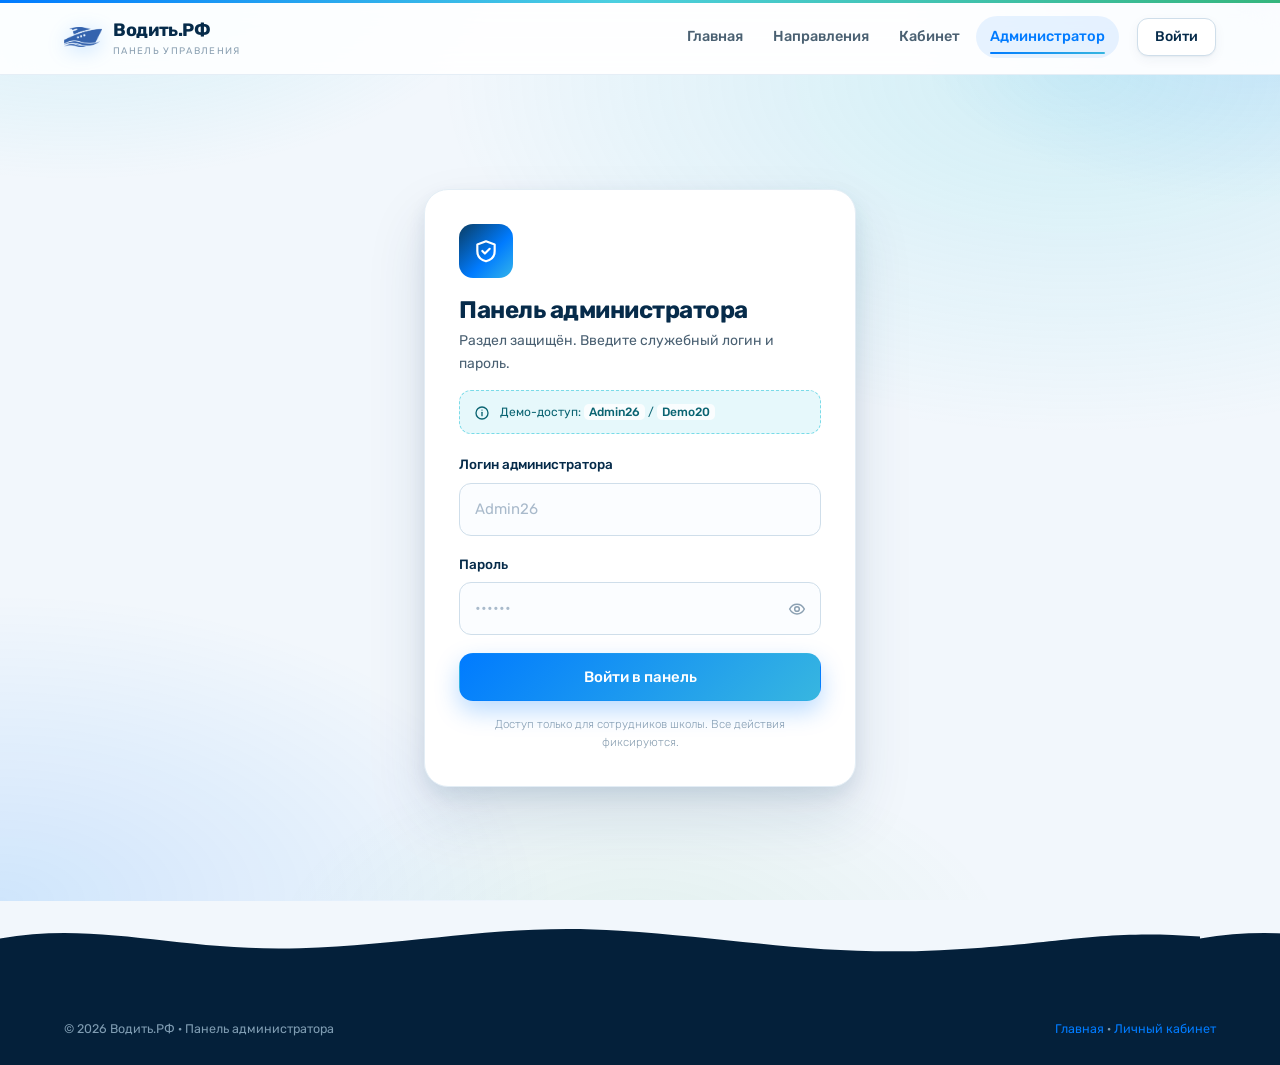
<file: vodit-rf/admin.html>
<!DOCTYPE html>
<html lang="ru">
<head>
  <meta charset="UTF-8">
  <meta name="viewport" content="width=device-width, initial-scale=1">
  <title>Панель администратора — Водить.РФ</title>
  <meta name="description" content="Панель администратора школы «Водить.РФ»: проверка заявок на обучение, фильтры, сортировка и смена статусов.">
  <meta name="robots" content="noindex, nofollow">
  <meta name="theme-color" content="#007BFF">
  <link rel="icon" href="img/favicon.png" type="image/png">
  <link rel="apple-touch-icon" href="img/favicon.png">
  <link rel="preload" href="fonts/rubik-cyrillic-400-normal.woff2" as="font" type="font/woff2" crossorigin>
  <link rel="stylesheet" href="css/style.css">
</head>
<body data-page="admin">
  <a class="skip-link" href="#main">Перейти к содержанию</a>

  <header class="site-header">
    <div class="container site-header__inner">
      <a class="brand" href="index.html" aria-label="Водить.РФ — на главную">
        <img src="img/logo.png" alt="" width="38" height="30" decoding="async">
        <span>Водить.РФ<small>панель управления</small></span>
      </a>

      <nav class="nav" id="mainNav" aria-label="Основная навигация">
        <ul class="nav__list">
          <li><a class="nav__link" href="index.html">Главная</a></li>
          <li><a class="nav__link" href="index.html#courses">Направления</a></li>
          <li><a class="nav__link" href="account.html">Кабинет</a></li>
          <li><a class="nav__link is-active" href="admin.html" aria-current="page">Администратор</a></li>
        </ul>
      </nav>

      <div class="header-actions" data-header-actions>
        <a class="btn btn--ghost btn--sm" href="index.html">Войти</a>
      </div>

      <button class="burger" type="button" aria-label="Меню" aria-controls="mainNav" aria-expanded="false"><span></span></button>
    </div>
  </header>

  <main id="main">
    <!-- Вход в панель -->
    <section class="admin-gate" data-admin-gate hidden>
      <div class="admin-gate__card">
        <div class="admin-gate__icon">
          <svg viewBox="0 0 24 24" fill="none" stroke="currentColor" stroke-width="2" stroke-linecap="round" stroke-linejoin="round" aria-hidden="true"><path d="M12 3l8 3v6c0 5-3.4 8.4-8 9.5C7.4 20.4 4 17 4 12V6l8-3Z"/><path d="m8.6 12 2.4 2.4 4.4-4.4"/></svg>
        </div>
        <h2>Панель администратора</h2>
        <p class="muted">Раздел защищён. Введите служебный логин и пароль.</p>

        <div class="demo-hint">
          <svg viewBox="0 0 24 24" fill="none" stroke="currentColor" stroke-width="2" stroke-linecap="round" stroke-linejoin="round" aria-hidden="true"><circle cx="12" cy="12" r="9"/><path d="M12 11v5"/><path d="M12 7.6h.01"/></svg>
          <span>Демо-доступ: <code>Admin26</code> / <code>Demo20</code></span>
        </div>

        <form id="adminLoginForm" novalidate>
          <div class="field">
            <label class="field__label" for="adminLogin">Логин администратора</label>
            <input class="input" id="adminLogin" name="login" type="text" placeholder="Admin26" autocomplete="username" required>
            <span class="error-text" role="alert"></span>
          </div>
          <div class="field">
            <label class="field__label" for="adminPassword">Пароль</label>
            <div class="input-wrap">
              <input class="input" id="adminPassword" name="password" type="password" placeholder="••••••" autocomplete="current-password" required>
              <button class="input-wrap__btn" type="button" data-toggle-password="adminPassword" aria-label="Показать пароль">
                <svg viewBox="0 0 24 24" fill="none" stroke="currentColor" stroke-width="2" stroke-linecap="round" stroke-linejoin="round" aria-hidden="true"><path d="M2.2 12S5.6 5.5 12 5.5 21.8 12 21.8 12 18.4 18.5 12 18.5 2.2 12 2.2 12Z"/><circle cx="12" cy="12" r="3.1"/></svg>
              </button>
            </div>
            <span class="error-text" role="alert"></span>
          </div>
          <button class="btn btn--primary btn--block" type="submit">Войти в панель</button>
        </form>

        <p class="form-note">Доступ только для сотрудников школы. Все действия фиксируются.</p>
      </div>
    </section>

    <!-- Рабочая область -->
    <div class="admin-page" data-admin-app hidden>
      <div class="container">
        <div class="admin-top">
          <div>
            <nav class="breadcrumbs" aria-label="Хлебные крошки">
              <a href="index.html">Водить.РФ</a><span class="sep">/</span><span>Панель администратора</span>
            </nav>
            <h1>Заявки на обучение</h1>
            <p>Проверяйте заявки и меняйте статусы: «Новая» → «Идет обучение» → «Обучение завершено».</p>
          </div>
          <div class="admin-user">
            <span class="avatar">А</span>
            <span>Администратор<br><b data-admin-login>Admin26</b></span>
            <button class="icon-btn" type="button" data-admin-logout title="Выйти" aria-label="Выйти из панели">
              <svg viewBox="0 0 24 24" fill="none" stroke="currentColor" stroke-width="2" stroke-linecap="round" stroke-linejoin="round" aria-hidden="true"><path d="M9 21H5a2 2 0 0 1-2-2V5a2 2 0 0 1 2-2h4"/><path d="m16 17 5-5-5-5"/><path d="M21 12H9"/></svg>
            </button>
          </div>
        </div>

        <!-- Статистика -->
        <div class="admin-stats">
          <div class="stat-card">
            <div class="stat-card__label"><i></i> Новые заявки</div>
            <div class="stat-card__value" data-stat-new>0</div>
            <div class="stat-card__foot">ожидают проверки</div>
          </div>
          <div class="stat-card stat-card--progress">
            <div class="stat-card__label"><i></i> Идет обучение</div>
            <div class="stat-card__value" data-stat-progress>0</div>
            <div class="stat-card__foot">группы в работе</div>
          </div>
          <div class="stat-card stat-card--done">
            <div class="stat-card__label"><i></i> Обучение завершено</div>
            <div class="stat-card__value" data-stat-done>0</div>
            <div class="stat-card__foot">выпускники</div>
          </div>
          <div class="stat-card stat-card--all">
            <div class="stat-card__label"><i></i> Всего заявок</div>
            <div class="stat-card__value" data-stat-all>0</div>
            <div class="stat-card__foot">в базе школы</div>
          </div>
        </div>

        <div class="admin-panel">
          <div class="toolbar">
            <div class="search">
              <svg viewBox="0 0 24 24" fill="none" stroke="currentColor" stroke-width="2" stroke-linecap="round" stroke-linejoin="round" aria-hidden="true"><circle cx="11" cy="11" r="7"/><path d="m20 20-3.5-3.5"/></svg>
              <input class="input" id="adminSearch" type="search" placeholder="Поиск по ФИО, логину, телефону или № заявки" aria-label="Поиск заявок">
            </div>
            <select class="select" id="adminStatusFilter" aria-label="Фильтр по статусу">
              <option value="all">Все статусы</option>
              <option value="new">Новая</option>
              <option value="progress">Идет обучение</option>
              <option value="done">Обучение завершено</option>
            </select>
            <select class="select" id="adminTransportFilter" aria-label="Фильтр по транспорту">
              <option value="all">Все направления</option>
              <option value="boat">Катер</option>
              <option value="liner">Круизный лайнер</option>
              <option value="yacht">Яхта</option>
            </select>
            <select class="select" id="adminSort" aria-label="Сортировка">
              <option value="created-desc">Сначала новые заявки</option>
              <option value="created-asc">Сначала старые заявки</option>
              <option value="date-asc">Дата старта: по возрастанию</option>
              <option value="date-desc">Дата старта: по убыванию</option>
              <option value="status-asc">Статус: по порядку</option>
              <option value="name-asc">Клиент: А–Я</option>
            </select>
            <button class="toolbar__reset" type="button" data-admin-reset>Сбросить</button>
          </div>

          <div class="table-wrap">
            <table class="table" data-admin-table>
              <caption>Всего заявок в системе: <span data-stat-all-inline>0</span>. Сортировка — по клику на заголовок.</caption>
              <thead>
                <tr>
                  <th scope="col" data-sort="created" class="is-sortable" aria-sort="descending">Заявка <span class="sort-ind">▼</span></th>
                  <th scope="col" data-sort="name" class="is-sortable" aria-sort="none">Клиент <span class="sort-ind">▲▼</span></th>
                  <th scope="col">Транспорт</th>
                  <th scope="col" data-sort="date" class="is-sortable" aria-sort="none">Старт <span class="sort-ind">▲▼</span></th>
                  <th scope="col">Оплата</th>
                  <th scope="col" data-sort="status" class="is-sortable" aria-sort="none">Статус <span class="sort-ind">▲▼</span></th>
                  <th scope="col">Действия</th>
                </tr>
              </thead>
              <tbody data-admin-rows></tbody>
            </table>
          </div>

          <div class="empty" data-admin-empty hidden>
            <div class="empty__icon">
              <svg viewBox="0 0 24 24" fill="none" stroke="currentColor" stroke-width="1.8" stroke-linecap="round" stroke-linejoin="round" aria-hidden="true"><circle cx="11" cy="11" r="7"/><path d="m20 20-3.5-3.5"/></svg>
            </div>
            <h3>Ничего не найдено</h3>
            <p>Измените фильтры или поисковый запрос — возможно, заявка уже обработана.</p>
          </div>

          <div class="pagination">
            <div class="pagination__info" data-page-info>Показано 0 из 0</div>
            <div class="pagination__list" data-page-list></div>
          </div>
        </div>

        <div class="grid grid--3 mt-24">
          <div class="card card--pad">
            <div class="xs">Клиенты в базе</div>
            <div class="stat-card__value" data-stat-clients>0</div>
          </div>
          <div class="card card--pad">
            <div class="xs">Сумма подтверждённых курсов</div>
            <div class="stat-card__value" data-stat-revenue>0 ₽</div>
          </div>
          <div class="card card--pad">
            <div class="xs">Отзывов опубликовано</div>
            <div class="stat-card__value" data-stat-reviews>0</div>
          </div>
        </div>
      </div>
    </div>
  </main>

  <footer class="site-footer">
    <div class="container">
      <div class="footer-bottom" style="margin-top:0;border-top:0;padding-top:0">
        <span>© <span data-year>2026</span> Водить.РФ · Панель администратора</span>
        <span><a href="index.html">Главная</a> · <a href="account.html">Личный кабинет</a></span>
      </div>
    </div>
  </footer>

  <noscript>
    <div class="container"><p class="card card--pad">Для работы панели администратора включите JavaScript.</p></div>
  </noscript>

  <!-- Подтверждение смены статуса -->
  <div class="modal" id="statusModal" role="dialog" aria-modal="true" aria-labelledby="statusModalTitle" aria-hidden="true">
    <div class="modal__overlay"></div>
    <div class="modal__dialog">
      <div class="modal__head">
        <div>
          <h2 id="statusModalTitle">Изменить статус заявки?</h2>
          <p>Клиент увидит новый статус в личном кабинете.</p>
        </div>
        <button class="modal__close" type="button" data-modal-close aria-label="Закрыть окно">
          <svg viewBox="0 0 24 24" fill="none" stroke="currentColor" stroke-width="2.2" stroke-linecap="round" aria-hidden="true"><path d="m6 6 12 12M18 6 6 18"/></svg>
        </button>
      </div>
      <p id="statusModalText" class="muted" style="font-size:14px">—</p>
      <div class="modal__actions">
        <button class="btn btn--ghost" type="button" data-modal-close>Отмена</button>
        <button class="btn btn--success" type="button" id="statusModalConfirm">Подтвердить</button>
      </div>
    </div>
  </div>

  <!-- Детали заявки -->
  <div class="modal" id="detailModal" role="dialog" aria-modal="true" aria-labelledby="detailNumber" aria-hidden="true">
    <div class="modal__overlay"></div>
    <div class="modal__dialog">
      <div class="modal__head">
        <div>
          <h2 id="detailNumber">Заявка</h2>
          <p>Полная информация из базы заявок.</p>
        </div>
        <button class="modal__close" type="button" data-modal-close aria-label="Закрыть окно">
          <svg viewBox="0 0 24 24" fill="none" stroke="currentColor" stroke-width="2.2" stroke-linecap="round" aria-hidden="true"><path d="m6 6 12 12M18 6 6 18"/></svg>
        </button>
      </div>
      <div class="detail-grid" id="detailBody"></div>
      <div class="modal__actions">
        <button class="btn btn--ghost" type="button" data-modal-close>Закрыть</button>
      </div>
    </div>
  </div>

  <!-- Удаление заявки -->
  <div class="modal" id="deleteModal" role="dialog" aria-modal="true" aria-labelledby="deleteModalTitle" aria-hidden="true">
    <div class="modal__overlay"></div>
    <div class="modal__dialog">
      <div class="modal__head">
        <div>
          <h2 id="deleteModalTitle">Удалить заявку?</h2>
          <p>Отзыв, привязанный к заявке, тоже будет удалён.</p>
        </div>
        <button class="modal__close" type="button" data-modal-close aria-label="Закрыть окно">
          <svg viewBox="0 0 24 24" fill="none" stroke="currentColor" stroke-width="2.2" stroke-linecap="round" aria-hidden="true"><path d="m6 6 12 12M18 6 6 18"/></svg>
        </button>
      </div>
      <p id="deleteModalText" class="muted" style="font-size:14px">—</p>
      <div class="modal__actions">
        <button class="btn btn--ghost" type="button" data-modal-close>Отмена</button>
        <button class="btn btn--danger" type="button" id="deleteModalConfirm">Удалить</button>
      </div>
    </div>
  </div>

  <script src="js/app.js" defer></script>
</body>
</html>
</file>
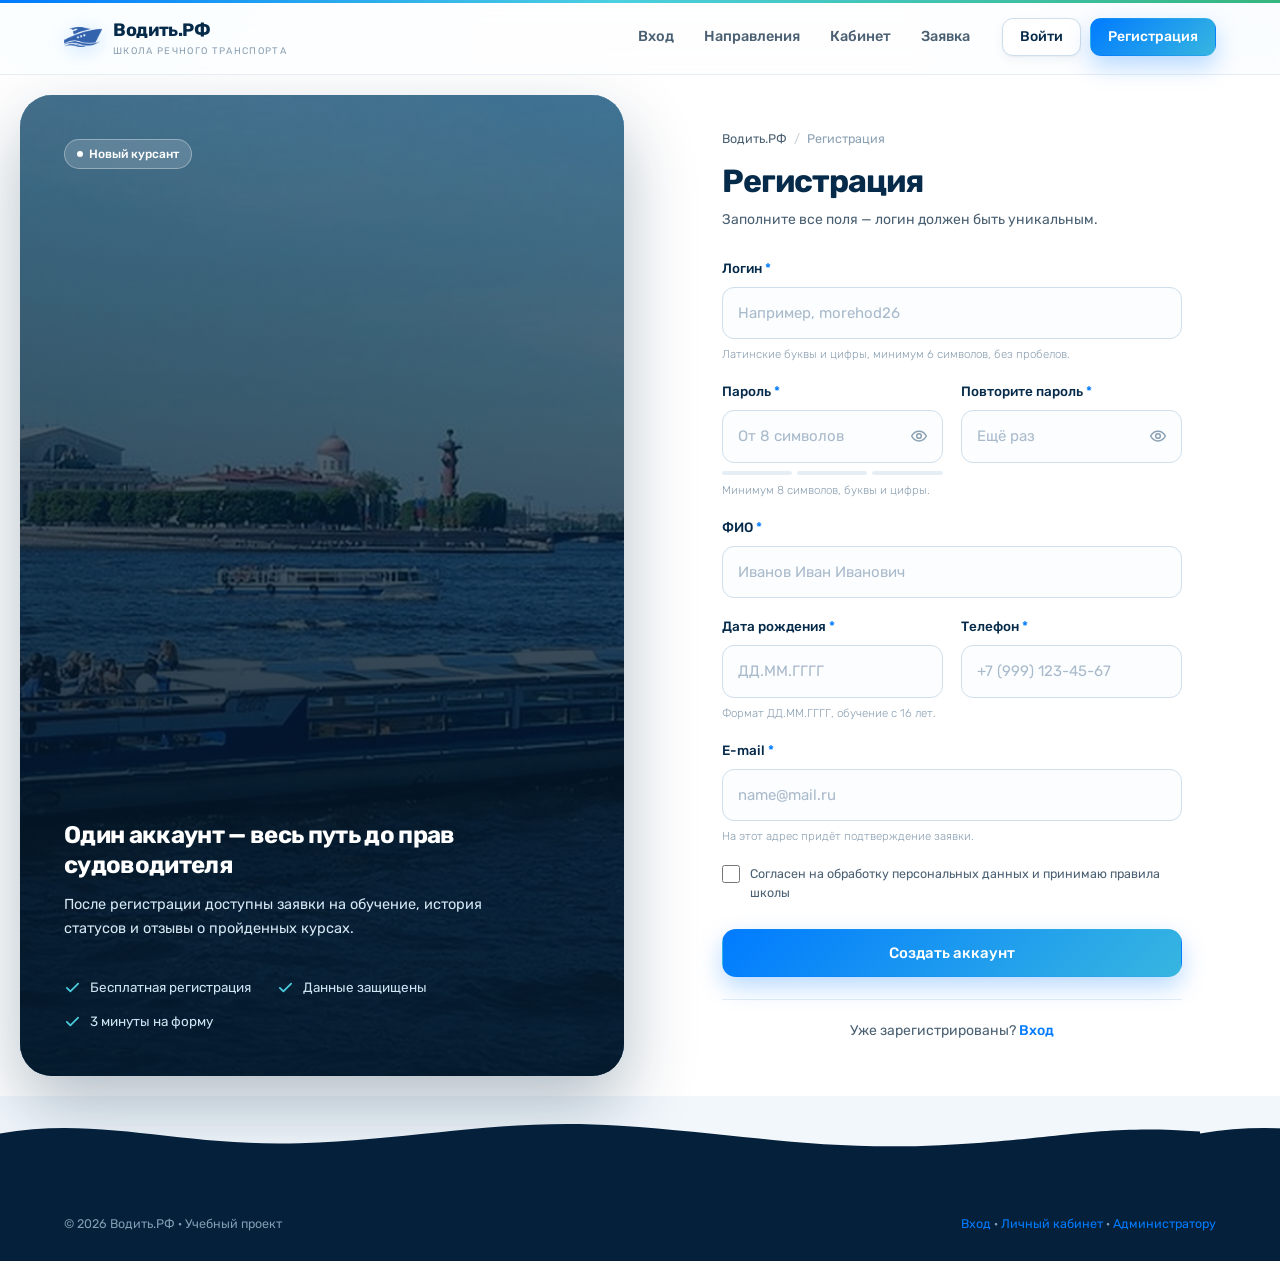
<file: vodit-rf/register.html>
<!DOCTYPE html>
<html lang="ru">
<head>
  <meta charset="UTF-8">
  <meta name="viewport" content="width=device-width, initial-scale=1">
  <title>Регистрация курсанта — Водить.РФ</title>
  <meta name="description" content="Регистрация в школе вождения речного транспорта «Водить.РФ»: личный кабинет, заявки на обучение катера, лайнера и яхты, отзывы выпускников.">
  <meta name="theme-color" content="#007BFF">
  <link rel="icon" href="img/favicon.png" type="image/png">
  <link rel="apple-touch-icon" href="img/favicon.png">
  <link rel="preload" href="fonts/rubik-cyrillic-400-normal.woff2" as="font" type="font/woff2" crossorigin>
  <link rel="stylesheet" href="css/style.css">
</head>
<body data-page="register">
  <a class="skip-link" href="#main">Перейти к содержанию</a>

  <header class="site-header">
    <div class="container site-header__inner">
      <a class="brand" href="index.html" aria-label="Водить.РФ — на главную">
        <img src="img/logo.png" alt="" width="38" height="30" decoding="async">
        <span>Водить.РФ<small>школа речного транспорта</small></span>
      </a>

      <nav class="nav" id="mainNav" aria-label="Основная навигация">
        <ul class="nav__list">
          <li><a class="nav__link" href="index.html">Вход</a></li>
          <li><a class="nav__link" href="index.html#courses">Направления</a></li>
          <li><a class="nav__link" href="account.html">Кабинет</a></li>
          <li><a class="nav__link" href="request.html">Заявка</a></li>
        </ul>
      </nav>

      <div class="header-actions" data-header-actions>
        <a class="btn btn--ghost btn--sm" href="index.html">Войти</a>
        <a class="btn btn--primary btn--sm" href="register.html" aria-current="page">Регистрация</a>
      </div>

      <button class="burger" type="button" aria-label="Меню" aria-controls="mainNav" aria-expanded="false"><span></span></button>
    </div>
  </header>

  <main id="main">
    <div class="auth">
      <aside class="auth__aside">
        <img src="img/auth-photo.jpg" alt="Теплоход идёт по Неве мимо Ростральных колонн" width="1200" height="900" fetchpriority="high" decoding="async">
        <span class="badge badge--white" style="align-self:flex-start;margin-bottom:auto">Новый курсант</span>
        <h2>Один аккаунт — весь путь до прав судоводителя</h2>
        <p>После регистрации доступны заявки на обучение, история статусов и отзывы о пройденных курсах.</p>
        <div class="hero__facts">
          <span class="hero__fact">
            <svg viewBox="0 0 24 24" fill="none" stroke="currentColor" stroke-width="2.4" stroke-linecap="round" stroke-linejoin="round" aria-hidden="true"><path d="m4 12.5 5 5L20 6.5"/></svg>
            Бесплатная регистрация
          </span>
          <span class="hero__fact">
            <svg viewBox="0 0 24 24" fill="none" stroke="currentColor" stroke-width="2.4" stroke-linecap="round" stroke-linejoin="round" aria-hidden="true"><path d="m4 12.5 5 5L20 6.5"/></svg>
            Данные защищены
          </span>
          <span class="hero__fact">
            <svg viewBox="0 0 24 24" fill="none" stroke="currentColor" stroke-width="2.4" stroke-linecap="round" stroke-linejoin="round" aria-hidden="true"><path d="m4 12.5 5 5L20 6.5"/></svg>
            3 минуты на форму
          </span>
        </div>
      </aside>

      <div class="auth__panel">
        <div class="auth-card">
          <nav class="breadcrumbs" aria-label="Хлебные крошки">
            <a href="index.html">Водить.РФ</a><span class="sep">/</span><span>Регистрация</span>
          </nav>

          <div class="auth-card__head">
            <h1>Регистрация</h1>
            <p>Заполните все поля — логин должен быть уникальным.</p>
          </div>

          <form id="registerForm" novalidate>
            <div class="form-grid">
              <div class="field field--full">
                <label class="field__label" for="regLogin">Логин <span class="req">*</span></label>
                <input class="input" id="regLogin" name="login" type="text" placeholder="Например, morehod26" autocomplete="username" data-rule="login" required>
                <span class="field__hint">Латинские буквы и цифры, минимум 6 символов, без пробелов.</span>
                <span class="error-text" role="alert"></span>
              </div>

              <div class="field">
                <label class="field__label" for="regPassword">Пароль <span class="req">*</span></label>
                <div class="input-wrap">
                  <input class="input" id="regPassword" name="password" type="password" placeholder="От 8 символов" autocomplete="new-password" data-rule="password" required>
                  <button class="input-wrap__btn" type="button" data-toggle-password="regPassword" aria-label="Показать пароль">
                    <svg viewBox="0 0 24 24" fill="none" stroke="currentColor" stroke-width="2" stroke-linecap="round" stroke-linejoin="round" aria-hidden="true"><path d="M2.2 12S5.6 5.5 12 5.5 21.8 12 21.8 12 18.4 18.5 12 18.5 2.2 12 2.2 12Z"/><circle cx="12" cy="12" r="3.1"/></svg>
                  </button>
                </div>
                <div class="password-meter" id="passwordMeter" data-level="0" aria-hidden="true"><i></i><i></i><i></i></div>
                <span class="field__hint">Минимум 8 символов, буквы и цифры.</span>
                <span class="error-text" role="alert"></span>
              </div>

              <div class="field">
                <label class="field__label" for="regPassword2">Повторите пароль <span class="req">*</span></label>
                <div class="input-wrap">
                  <input class="input" id="regPassword2" name="password2" type="password" placeholder="Ещё раз" autocomplete="new-password" required>
                  <button class="input-wrap__btn" type="button" data-toggle-password="regPassword2" aria-label="Показать пароль">
                    <svg viewBox="0 0 24 24" fill="none" stroke="currentColor" stroke-width="2" stroke-linecap="round" stroke-linejoin="round" aria-hidden="true"><path d="M2.2 12S5.6 5.5 12 5.5 21.8 12 21.8 12 18.4 18.5 12 18.5 2.2 12 2.2 12Z"/><circle cx="12" cy="12" r="3.1"/></svg>
                  </button>
                </div>
                <span class="error-text" role="alert"></span>
              </div>

              <div class="field field--full">
                <label class="field__label" for="regFullName">ФИО <span class="req">*</span></label>
                <input class="input" id="regFullName" name="fullName" type="text" placeholder="Иванов Иван Иванович" autocomplete="name" data-rule="fullName" required>
                <span class="error-text" role="alert"></span>
              </div>

              <div class="field">
                <label class="field__label" for="regBirth">Дата рождения <span class="req">*</span></label>
                <input class="input" id="regBirth" name="birthDate" type="text" placeholder="ДД.ММ.ГГГГ" inputmode="numeric" maxlength="10" autocomplete="bday" data-rule="birthDate" required>
                <span class="field__hint">Формат ДД.ММ.ГГГГ, обучение с 16 лет.</span>
                <span class="error-text" role="alert"></span>
              </div>

              <div class="field">
                <label class="field__label" for="regPhone">Телефон <span class="req">*</span></label>
                <input class="input" id="regPhone" name="phone" type="tel" placeholder="+7 (999) 123-45-67" inputmode="tel" autocomplete="tel" data-rule="phone" required>
                <span class="error-text" role="alert"></span>
              </div>

              <div class="field field--full">
                <label class="field__label" for="regEmail">E-mail <span class="req">*</span></label>
                <input class="input" id="regEmail" name="email" type="email" placeholder="name@mail.ru" autocomplete="email" data-rule="email" required>
                <span class="field__hint">На этот адрес придёт подтверждение заявки.</span>
                <span class="error-text" role="alert"></span>
              </div>

              <div class="field field--full">
                <label class="checkbox">
                  <input id="regConsent" name="consent" type="checkbox" required>
                  <span>Согласен на обработку персональных данных и принимаю правила школы</span>
                </label>
                <span class="error-text" role="alert"></span>
              </div>
            </div>

            <div class="form-actions">
              <button class="btn btn--primary btn--block" type="submit">Создать аккаунт</button>
            </div>
          </form>

          <p class="auth-switch">Уже зарегистрированы? <a href="index.html">Вход</a></p>
        </div>
      </div>
    </div>
  </main>

  <footer class="site-footer">
    <div class="container">
      <div class="footer-bottom" style="margin-top:0;border-top:0;padding-top:0">
        <span>© <span data-year>2026</span> Водить.РФ · Учебный проект</span>
        <span><a href="index.html">Вход</a> · <a href="account.html">Личный кабинет</a> · <a href="admin.html">Администратору</a></span>
      </div>
    </div>
  </footer>

  <script src="js/app.js" defer></script>
</body>
</html>
</file>
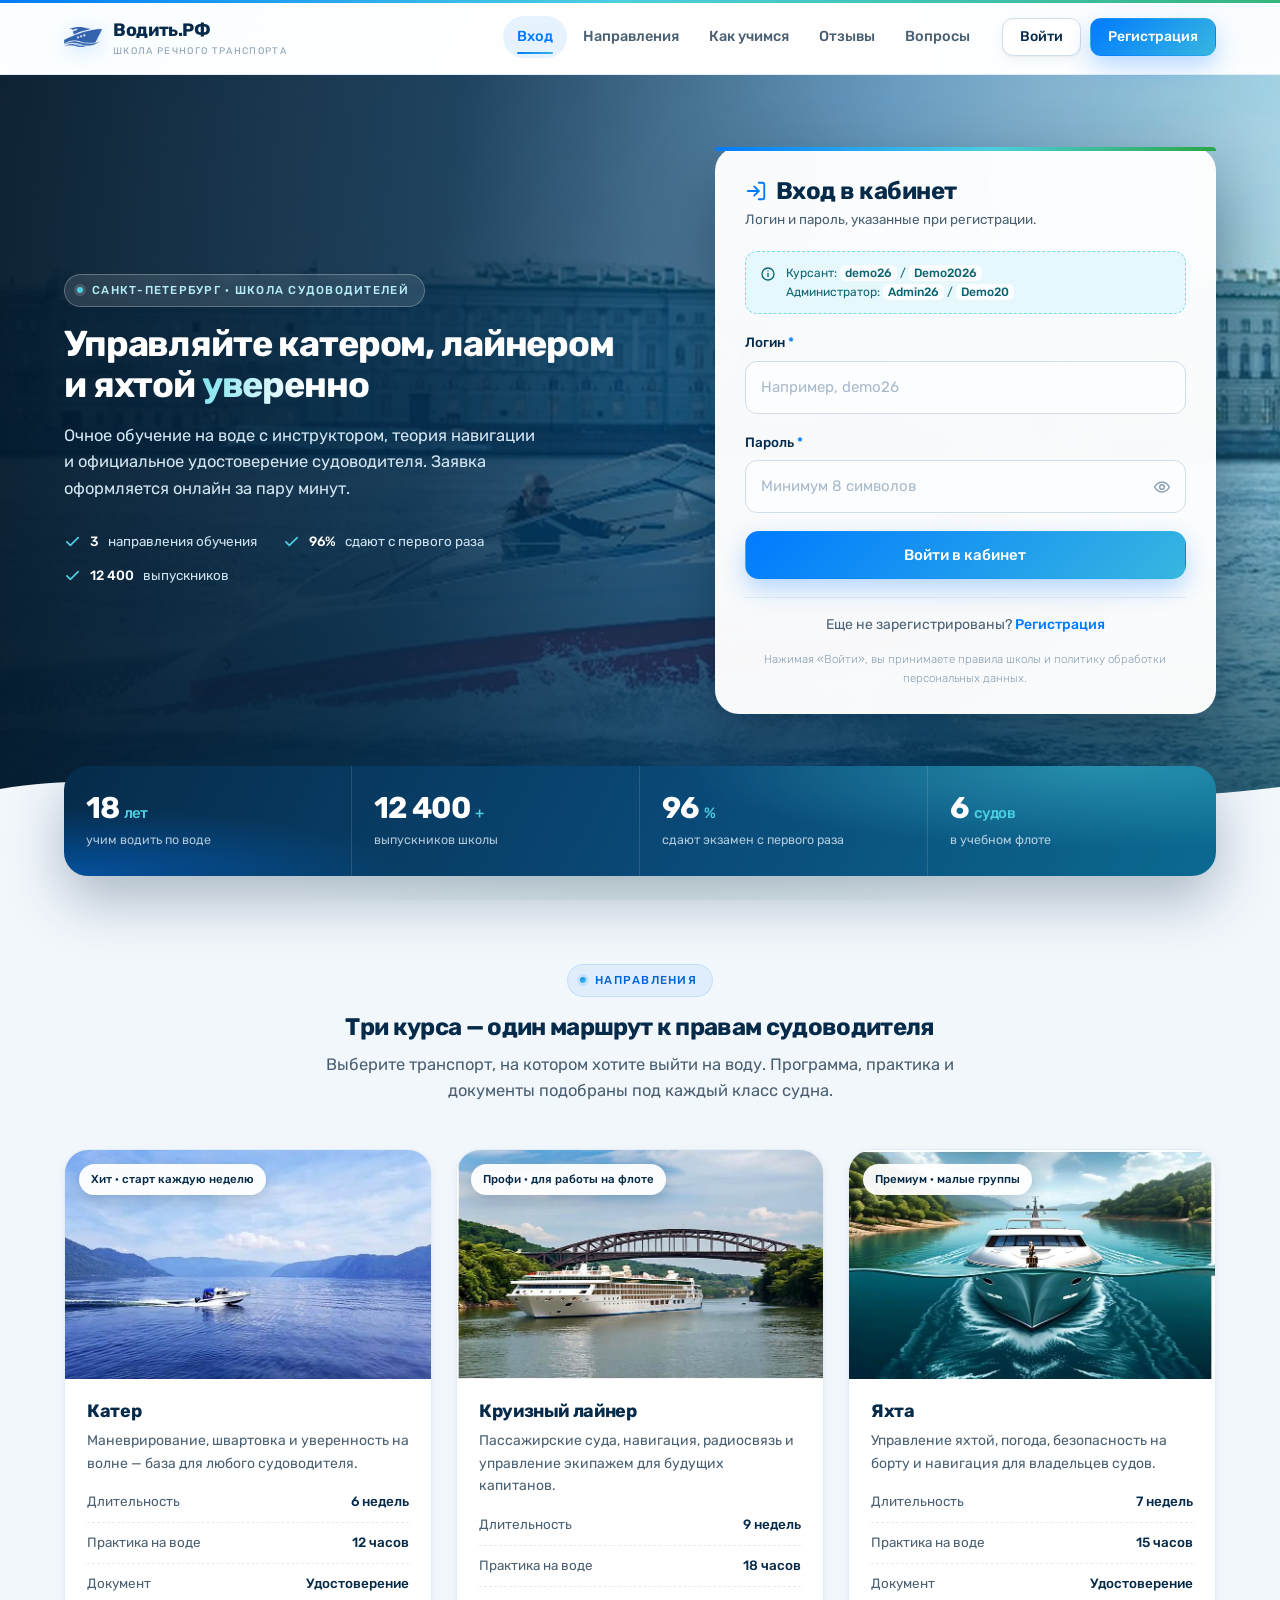
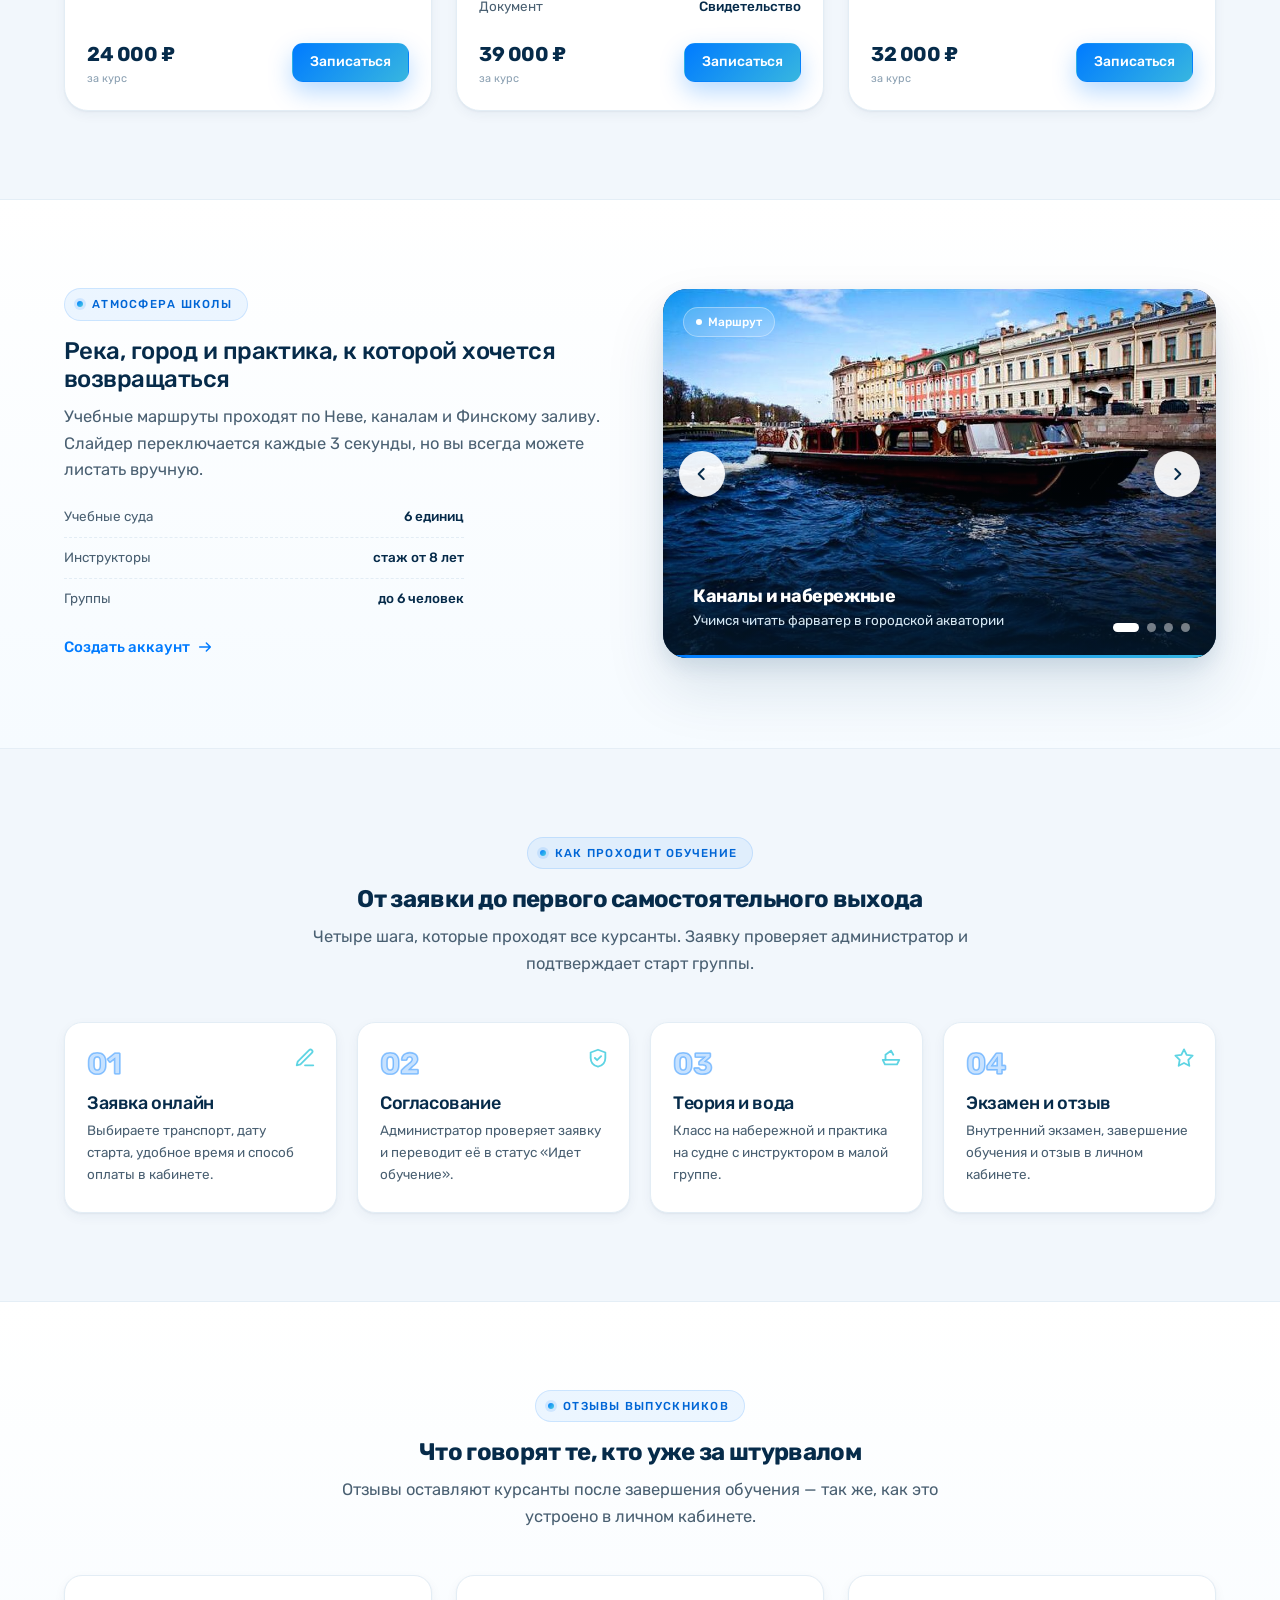
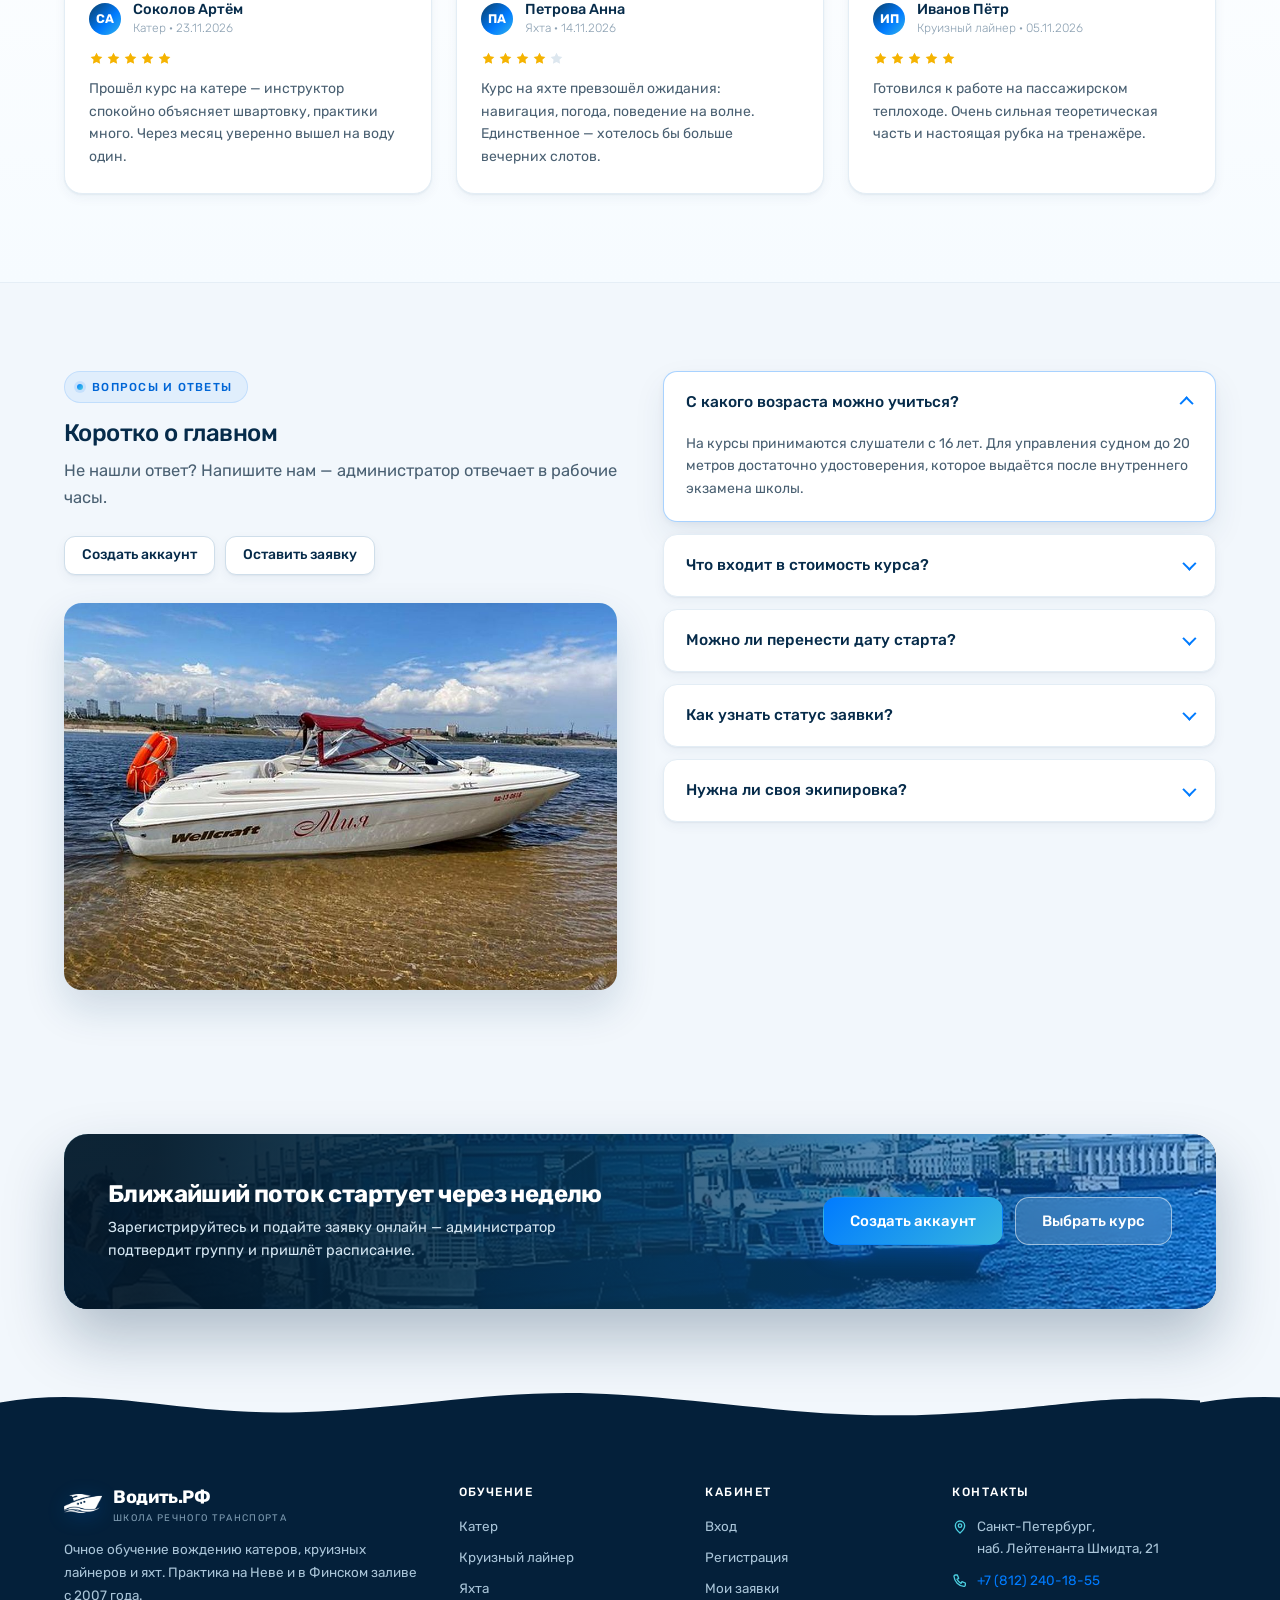
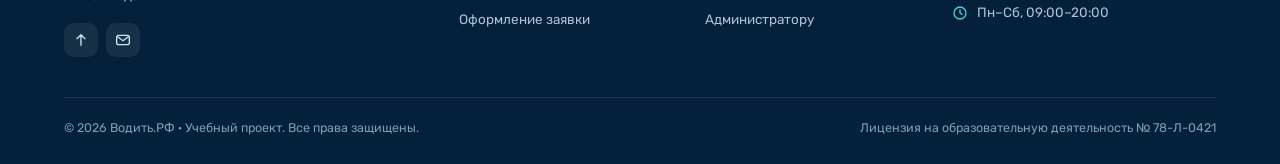
<file: vodit-rf/request.html>
<!DOCTYPE html>
<html lang="ru">
<head>
  <meta charset="UTF-8">
  <meta name="viewport" content="width=device-width, initial-scale=1">
  <title>Оформление заявки на обучение — Водить.РФ</title>
  <meta name="description" content="Онлайн-заявка на обучение вождению речного транспорта: катер, круизный лайнер или яхта. Выберите дату старта, удобное время и способ оплаты.">
  <meta name="theme-color" content="#007BFF">
  <link rel="icon" href="img/favicon.png" type="image/png">
  <link rel="apple-touch-icon" href="img/favicon.png">
  <link rel="preload" href="fonts/rubik-cyrillic-400-normal.woff2" as="font" type="font/woff2" crossorigin>
  <link rel="stylesheet" href="css/style.css">
</head>
<body data-page="request">
  <a class="skip-link" href="#main">Перейти к содержанию</a>

  <header class="site-header">
    <div class="container site-header__inner">
      <a class="brand" href="index.html" aria-label="Водить.РФ — на главную">
        <img src="img/logo.png" alt="" width="38" height="30" decoding="async">
        <span>Водить.РФ<small>школа речного транспорта</small></span>
      </a>

      <nav class="nav" id="mainNav" aria-label="Основная навигация">
        <ul class="nav__list">
          <li><a class="nav__link" href="index.html#courses">Направления</a></li>
          <li><a class="nav__link" href="account.html">Мой кабинет</a></li>
          <li><a class="nav__link is-active" href="request.html" aria-current="page">Заявка</a></li>
          <li><a class="nav__link" href="index.html#faq">Вопросы</a></li>
        </ul>
      </nav>

      <div class="header-actions" data-header-actions>
        <a class="btn btn--ghost btn--sm" href="index.html">Войти</a>
        <a class="btn btn--primary btn--sm" href="register.html">Регистрация</a>
      </div>

      <button class="burger" type="button" aria-label="Меню" aria-controls="mainNav" aria-expanded="false"><span></span></button>
    </div>
  </header>

  <main id="main">
    <div class="page-head">
      <div class="container">
        <nav class="breadcrumbs" aria-label="Хлебные крошки">
          <a href="index.html">Водить.РФ</a><span class="sep">/</span><a href="account.html">Личный кабинет</a><span class="sep">/</span><span>Новая заявка</span>
        </nav>
        <h1>Заявка на обучение</h1>
        <p>Выберите транспорт, дату старта и способ оплаты. Заявка сразу уйдёт администратору на согласование.</p>
      </div>
    </div>

    <div class="container">
      <div class="request-layout">
        <!-- Форма -->
        <div>
          <div class="card form-card" id="formCard">
            <form id="requestForm" novalidate>
              <div class="form-section">
                <div class="form-section__title"><i>1</i> Программа обучения</div>
                <div class="field">
                  <label class="field__label" for="reqTransport">Вид транспорта <span class="req">*</span></label>
                  <select class="select" id="reqTransport" name="transport" data-rule="transport" required>
                    <option value="">— выберите направление —</option>
                    <option value="boat">Катер · 24 000 ₽ · 6 недель</option>
                    <option value="liner">Круизный лайнер · 39 000 ₽ · 9 недель</option>
                    <option value="yacht">Яхта · 32 000 ₽ · 7 недель</option>
                  </select>
                  <span class="field__hint">Программы различаются практикой и итоговым документом.</span>
                  <span class="error-text" role="alert"></span>
                </div>
              </div>

              <div class="form-section">
                <div class="form-section__title"><i>2</i> Старт занятий</div>
                <div class="form-grid">
                  <div class="field">
                    <label class="field__label" for="reqDate">Дата начала <span class="req">*</span></label>
                    <input class="input" id="reqDate" name="date" type="text" placeholder="ДД.ММ.ГГГГ" inputmode="numeric" maxlength="10" data-rule="date" required>
                    <span class="field__hint">Формат ДД.ММ.ГГГГ, запись на 6 месяцев вперёд.</span>
                    <span class="error-text" role="alert"></span>
                  </div>
                  <div class="field">
                    <label class="field__label" for="reqTime">Удобное время <span class="req">*</span></label>
                    <select class="select" id="reqTime" name="time" data-rule="time" required>
                      <option value="">— выберите слот —</option>
                      <option value="morning">Утро · 09:00–12:00</option>
                      <option value="day">День · 12:00–17:00</option>
                      <option value="evening">Вечер · 18:00–21:00</option>
                      <option value="weekend">Выходные · 10:00–15:00</option>
                    </select>
                    <span class="error-text" role="alert"></span>
                  </div>
                </div>
              </div>

              <div class="form-section">
                <div class="form-section__title"><i>3</i> Оплата</div>
                <div class="field">
                  <label class="field__label" for="reqPayment">Способ оплаты <span class="req">*</span></label>
                  <select class="select" id="reqPayment" name="payment" data-rule="payment" required>
                    <option value="">— выберите способ —</option>
                    <option value="card">Банковская карта онлайн</option>
                    <option value="invoice">Счёт для юридического лица</option>
                    <option value="cash">Наличными в офисе</option>
                    <option value="installments">Рассрочка 0% на 6 месяцев</option>
                  </select>
                  <span class="error-text" role="alert"></span>
                </div>
              </div>

              <div class="form-section">
                <div class="form-section__title"><i>4</i> Пожелания</div>
                <div class="field">
                  <label class="field__label" for="reqComment">Комментарий <span class="xs">— необязательно</span></label>
                  <textarea class="textarea" id="reqComment" name="comment" rows="3" placeholder="Например: нужна группа выходного дня или есть опыт управления лодкой"></textarea>
                </div>
                <div class="field">
                  <label class="checkbox">
                    <input id="reqConsent" name="consent" type="checkbox" required>
                    <span>Подтверждаю данные и согласен на обработку персональных данных</span>
                  </label>
                  <span class="error-text" role="alert"></span>
                </div>
              </div>

              <div class="form-actions">
                <button class="btn btn--primary btn--block" type="submit">Отправить заявку на согласование</button>
              </div>
              <p class="form-note">Заявка получит статус «Новая». Администратор проверит её и переведёт в обучение.</p>
            </form>

            <!-- Экран успеха -->
            <div class="success-card" id="requestSuccess" hidden>
              <div class="success-card__icon">
                <svg viewBox="0 0 24 24" fill="none" stroke="currentColor" stroke-width="2.4" stroke-linecap="round" stroke-linejoin="round" aria-hidden="true"><path d="m4 12.5 5 5L20 6.5"/></svg>
              </div>
              <h2>Заявка отправлена</h2>
              <p>Администратор проверит данные и подтвердит старт группы. Статус заявки всегда виден в личном кабинете.</p>
              <div class="success-card__num">Номер заявки: <b id="successNumber">№ —</b><br><span class="xs" id="successDetails"></span></div>
              <div class="success-card__actions">
                <a class="btn btn--primary" href="account.html">Перейти в кабинет</a>
                <button class="btn btn--ghost" type="button" data-new-request>Оформить ещё одну</button>
              </div>
            </div>
          </div>
        </div>

        <!-- Сводка -->
        <aside class="summary card">
          <div class="summary__media">
            <img src="img/transport-boat.jpg" alt="Катер" width="760" height="475" data-summary-image>
            <span class="summary__label">Ваш выбор</span>
          </div>
          <div class="summary__body">
            <h3 data-summary-title>Катер</h3>
            <div class="summary-list">
              <div><span>Практика</span><b data-summary-hours>24 ак. часа</b></div>
              <div><span>Старт</span><b data-summary-date>не выбрана</b></div>
              <div><span>Время</span><b data-summary-time>не выбрано</b></div>
              <div><span>Оплата</span><b data-summary-payment>не выбран</b></div>
            </div>
            <div class="summary__total">
              <span>Итого за курс</span>
              <b data-summary-price>0 ₽</b>
            </div>
            <div class="summary__note">
              <svg viewBox="0 0 24 24" fill="none" stroke="currentColor" stroke-width="2" stroke-linecap="round" stroke-linejoin="round" aria-hidden="true"><circle cx="12" cy="12" r="9"/><path d="M12 11v5"/><path d="M12 7.6h.01"/></svg>
              <span>Оплата после подтверждения заявки. Рассрочка 0% доступна на 6 месяцев без переплаты.</span>
            </div>
          </div>
          <div class="card" style="margin-top:18px;overflow:hidden">
            <img src="img/request-photo.jpg" alt="Спортивный катер на воде" width="1200" height="760" loading="lazy" decoding="async" style="width:100%;height:150px;object-fit:cover">
            <div style="padding:16px 18px">
              <div class="xs" style="margin-bottom:4px">Практика на воде</div>
              <p style="margin:0;font-size:13px;color:var(--ink-2)">12–18 часов на судне с инструктором. Группы до 6 человек, спасательные жилеты выдаём на месте.</p>
            </div>
          </div>
        </aside>
      </div>
    </div>
  </main>

  <footer class="site-footer">
    <div class="container">
      <div class="footer-bottom" style="margin-top:0;border-top:0;padding-top:0">
        <span>© <span data-year>2026</span> Водить.РФ · Учебный проект</span>
        <span><a href="index.html">Главная</a> · <a href="account.html">Мои заявки</a> · <a href="index.html#faq">Вопросы</a></span>
      </div>
    </div>
  </footer>

  <script src="js/app.js" defer></script>
</body>
</html>
</file>
<file: vodit-rf/css/style.css>
/* ============================================================
   Водить.РФ — школа вождения речного транспорта
   style.css — единственный файл стилей
   Палитра: #007BFF · #4CCFE0 · #FFFFFF · #28A745 · #6C757D
   Шрифт: Rubik (локально, папка fonts/)
   ============================================================ */

/* ---------- 01. Шрифты ---------- */
@font-face {
  font-family: "Rubik";
  font-style: normal;
  font-weight: 300;
  font-display: swap;
  src: url("../fonts/rubik-cyrillic-300-normal.woff2") format("woff2");
  unicode-range: U+0301, U+0400-045F, U+0490-0491, U+04B0-04B1, U+2116;
}
@font-face {
  font-family: "Rubik";
  font-style: normal;
  font-weight: 300;
  font-display: swap;
  src: url("../fonts/rubik-latin-300-normal.woff2") format("woff2");
  unicode-range: U+0000-00FF, U+0131, U+0152-0153, U+02BB-02BC, U+02C6, U+02DA,
    U+02DC, U+0304, U+0308, U+0329, U+2000-206F, U+20AC, U+2122, U+2191, U+2193,
    U+2212, U+2215, U+FEFF, U+FFFD;
}
@font-face {
  font-family: "Rubik";
  font-style: normal;
  font-weight: 400;
  font-display: swap;
  src: url("../fonts/rubik-cyrillic-400-normal.woff2") format("woff2");
  unicode-range: U+0301, U+0400-045F, U+0490-0491, U+04B0-04B1, U+2116;
}
@font-face {
  font-family: "Rubik";
  font-style: normal;
  font-weight: 400;
  font-display: swap;
  src: url("../fonts/rubik-latin-400-normal.woff2") format("woff2");
  unicode-range: U+0000-00FF, U+0131, U+0152-0153, U+02BB-02BC, U+02C6, U+02DA,
    U+02DC, U+0304, U+0308, U+0329, U+2000-206F, U+20AC, U+2122, U+2191, U+2193,
    U+2212, U+2215, U+FEFF, U+FFFD;
}
@font-face {
  font-family: "Rubik";
  font-style: normal;
  font-weight: 500;
  font-display: swap;
  src: url("../fonts/rubik-cyrillic-500-normal.woff2") format("woff2");
  unicode-range: U+0301, U+0400-045F, U+0490-0491, U+04B0-04B1, U+2116;
}
@font-face {
  font-family: "Rubik";
  font-style: normal;
  font-weight: 500;
  font-display: swap;
  src: url("../fonts/rubik-latin-500-normal.woff2") format("woff2");
  unicode-range: U+0000-00FF, U+0131, U+0152-0153, U+02BB-02BC, U+02C6, U+02DA,
    U+02DC, U+0304, U+0308, U+0329, U+2000-206F, U+20AC, U+2122, U+2191, U+2193,
    U+2212, U+2215, U+FEFF, U+FFFD;
}
@font-face {
  font-family: "Rubik";
  font-style: normal;
  font-weight: 700;
  font-display: swap;
  src: url("../fonts/rubik-cyrillic-700-normal.woff2") format("woff2");
  unicode-range: U+0301, U+0400-045F, U+0490-0491, U+04B0-04B1, U+2116;
}
@font-face {
  font-family: "Rubik";
  font-style: normal;
  font-weight: 700;
  font-display: swap;
  src: url("../fonts/rubik-latin-700-normal.woff2") format("woff2");
  unicode-range: U+0000-00FF, U+0131, U+0152-0153, U+02BB-02BC, U+02C6, U+02DA,
    U+02DC, U+0304, U+0308, U+0329, U+2000-206F, U+20AC, U+2122, U+2191, U+2193,
    U+2212, U+2215, U+FEFF, U+FFFD;
}

/* ---------- 02. Токены ---------- */
:root {
  --blue: #007bff;
  --blue-600: #0066d6;
  --blue-700: #0a4c8a;
  --navy: #062b4a;
  --navy-soft: #0a3d63;
  --aqua: #4ccfe0;
  --aqua-100: #e6f8fb;
  --green: #28a745;
  --green-100: #e8f7ec;
  --gray: #6c757d;
  --white: #fff;

  --ink: #0f2637;
  --ink-2: #4a6072;
  --ink-3: #8ba0b2;
  --line: #e3edf5;
  --line-strong: #cfdeea;
  --bg: #f2f7fc;
  --surface: #fff;

  --grad-brand: linear-gradient(135deg, #0a3d63 0%, #007bff 58%, #4ccfe0 120%);
  --grad-cta: linear-gradient(135deg, #007bff, #37b6e0);
  --grad-text: linear-gradient(100deg, #7ee3f0 0%, #ffffff 62%);

  --r-xs: 10px;
  --r-sm: 14px;
  --r-md: 18px;
  --r-lg: 24px;
  --r-xl: 32px;
  --r-full: 999px;

  --sh-1: 0 1px 2px rgba(10, 61, 99, 0.06), 0 4px 12px rgba(10, 61, 99, 0.05);
  --sh-2: 0 2px 6px rgba(10, 61, 99, 0.06), 0 14px 32px rgba(10, 61, 99, 0.08);
  --sh-3: 0 8px 20px rgba(10, 61, 99, 0.1), 0 30px 60px rgba(10, 61, 99, 0.12);
  --sh-brand: 0 10px 24px rgba(0, 123, 255, 0.28);
  --ring: 0 0 0 4px rgba(0, 123, 255, 0.15);

  --ease: cubic-bezier(0.22, 0.61, 0.36, 1);
  --header-h: 74px;
  --wrap: 1200px;
}

/* ---------- 03. Сброс ---------- */
*,
*::before,
*::after {
  box-sizing: border-box;
}
html {
  -webkit-text-size-adjust: 100%;
  scroll-behavior: smooth;
  scroll-padding-top: calc(var(--header-h) + 18px);
}
body {
  margin: 0;
  font-family: "Rubik", "Segoe UI", system-ui, -apple-system, sans-serif;
  font-size: 16px;
  line-height: 1.62;
  color: var(--ink);
  background: var(--bg);
  -webkit-font-smoothing: antialiased;
  overflow-x: hidden;
}
body::before {
  content: "";
  position: fixed;
  inset: 0;
  z-index: -1;
  pointer-events: none;
  background: radial-gradient(56% 42% at 6% -6%, rgba(76, 207, 224, 0.2), transparent 62%),
    radial-gradient(46% 38% at 98% 0%, rgba(0, 123, 255, 0.14), transparent 60%),
    radial-gradient(44% 34% at 50% 106%, rgba(40, 167, 69, 0.08), transparent 66%);
}
img,
svg {
  display: block;
  max-width: 100%;
}
img {
  height: auto;
}
.hero__bg,
.auth__aside img,
.transport-card__media img,
.slider__slide img,
.summary__media img,
.account-hero img,
.cta-band > img {
  background: #dceaf4;
}
img[data-broken="true"] {
  visibility: hidden;
}
a {
  color: var(--blue);
  text-decoration: none;
  transition: color 0.2s var(--ease);
}
a:hover {
  color: var(--blue-600);
}
button,
input,
select,
textarea {
  font: inherit;
  color: inherit;
}
button {
  cursor: pointer;
  border: 0;
  background: none;
}
ul,
ol {
  margin: 0;
  padding: 0;
  list-style: none;
}
p {
  margin: 0 0 1em;
}
p:last-child {
  margin-bottom: 0;
}
h1,
h2,
h3,
h4 {
  margin: 0 0 0.45em;
  color: var(--navy);
  font-weight: 700;
  line-height: 1.18;
  letter-spacing: -0.022em;
}
/* размеры по брендбуку */
h1 {
  font-size: 36px;
}
h2 {
  font-size: 24px;
  font-weight: 500;
}
h3 {
  font-size: 18px;
  font-weight: 500;
}
small {
  font-size: 12px;
  font-weight: 300;
}
.xs {
  font-size: 12px;
  font-weight: 300;
  color: var(--ink-3);
}
:focus-visible {
  outline: 3px solid var(--aqua);
  outline-offset: 2px;
  border-radius: 6px;
}
::selection {
  background: rgba(0, 123, 255, 0.18);
}
[hidden] {
  display: none !important;
}
.skip-link {
  position: fixed;
  left: 16px;
  top: -70px;
  z-index: 300;
  padding: 10px 18px;
  border-radius: var(--r-sm);
  background: var(--blue);
  color: #fff;
  font-weight: 500;
  transition: top 0.2s var(--ease);
}
.skip-link:focus {
  top: 14px;
  color: #fff;
}

/* ---------- 04. Каркас ---------- */
.container {
  width: 100%;
  max-width: var(--wrap);
  margin-inline: auto;
  padding-inline: 24px;
}
.section {
  padding: 88px 0;
}
.section--tight {
  padding: 56px 0;
}
.section--soft {
  background: linear-gradient(180deg, #fff 0%, #f6fbff 100%);
  border-block: 1px solid rgba(227, 237, 245, 0.9);
}
.section__head {
  max-width: 660px;
  margin-bottom: 44px;
}
.section__head--center {
  margin-inline: auto;
  text-align: center;
}
.section__head h2 {
  font-size: 24px;
  font-weight: 700;
  letter-spacing: -0.028em;
}
.lead {
  font-size: 16.5px;
  color: var(--ink-2);
}
.grid {
  display: grid;
  gap: 24px;
}
.grid--2 {
  grid-template-columns: repeat(2, minmax(0, 1fr));
}
.grid--3 {
  grid-template-columns: repeat(3, minmax(0, 1fr));
}
.grid--4 {
  grid-template-columns: repeat(4, minmax(0, 1fr));
}
.mt-8 {
  margin-top: 8px;
}
.mt-12 {
  margin-top: 12px;
}
.mt-16 {
  margin-top: 16px;
}
.mt-24 {
  margin-top: 24px;
}
.center {
  text-align: center;
}
.muted {
  color: var(--ink-2);
}

/* ---------- 05. Кнопки ---------- */
.btn {
  position: relative;
  display: inline-flex;
  align-items: center;
  justify-content: center;
  gap: 9px;
  padding: 14px 26px;
  border: 1px solid transparent;
  border-radius: var(--r-sm);
  font-size: 15px;
  font-weight: 500;
  line-height: 1.2;
  text-align: center;
  white-space: nowrap;
  overflow: hidden;
  transition: transform 0.18s var(--ease), box-shadow 0.24s var(--ease),
    background 0.24s var(--ease), color 0.24s var(--ease), border-color 0.24s var(--ease);
}
.btn svg {
  width: 18px;
  height: 18px;
  flex-shrink: 0;
}
.btn:active {
  transform: translateY(1px) scale(0.995);
}
.btn:disabled,
.btn[aria-disabled="true"] {
  opacity: 0.55;
  cursor: not-allowed;
  transform: none;
  box-shadow: none;
}
.btn--primary {
  background: var(--grad-cta);
  color: #fff;
  box-shadow: var(--sh-brand);
}
.btn--primary::before,
.btn--success::before {
  content: "";
  position: absolute;
  inset: 0 auto 0 -140%;
  width: 52%;
  background: linear-gradient(100deg, transparent, rgba(255, 255, 255, 0.45), transparent);
  transform: skewX(-18deg);
  transition: left 0.7s var(--ease);
  pointer-events: none;
}
.btn--primary:hover {
  color: #fff;
  transform: translateY(-2px);
  box-shadow: 0 16px 34px rgba(0, 123, 255, 0.36);
}
.btn--primary:hover::before,
.btn--success:hover::before {
  left: 145%;
}
.btn--ghost {
  background: #fff;
  color: var(--navy);
  border-color: var(--line-strong);
  box-shadow: var(--sh-1);
}
.btn--ghost:hover {
  color: var(--blue);
  border-color: rgba(0, 123, 255, 0.45);
  transform: translateY(-2px);
  box-shadow: var(--sh-2);
}
.btn--light {
  background: rgba(255, 255, 255, 0.14);
  border-color: rgba(255, 255, 255, 0.52);
  color: #fff;
  backdrop-filter: blur(8px);
}
.btn--light:hover {
  background: rgba(255, 255, 255, 0.24);
  color: #fff;
  transform: translateY(-2px);
}
.btn--success {
  background: var(--green);
  color: #fff;
  box-shadow: 0 10px 24px rgba(40, 167, 69, 0.26);
}
.btn--success:hover {
  color: #fff;
  transform: translateY(-2px);
}
.btn--danger {
  background: #d13a34;
  color: #fff;
  box-shadow: 0 10px 24px rgba(209, 58, 52, 0.22);
}
.btn--danger:hover {
  background: #bf2f29;
  color: #fff;
  transform: translateY(-2px);
}
.btn--sm {
  padding: 10px 17px;
  font-size: 14px;
  border-radius: 11px;
}
.btn--block {
  width: 100%;
}
.btn--icon {
  width: 42px;
  height: 42px;
  padding: 0;
  border-radius: 11px;
}
.btn--icon svg {
  width: 17px;
  height: 17px;
}
.btn.is-loading {
  color: transparent !important;
  pointer-events: none;
}
.btn.is-loading::after {
  content: "";
  position: absolute;
  inset: 0;
  margin: auto;
  width: 18px;
  height: 18px;
  border-radius: 50%;
  border: 2px solid rgba(255, 255, 255, 0.45);
  border-top-color: #fff;
  animation: spin 0.7s linear infinite;
}
@keyframes spin {
  to {
    transform: rotate(360deg);
  }
}
.link-arrow {
  display: inline-flex;
  align-items: center;
  gap: 7px;
  font-size: 15px;
  font-weight: 500;
}
.link-arrow svg {
  width: 16px;
  height: 16px;
  transition: transform 0.22s var(--ease);
}
.link-arrow:hover svg {
  transform: translateX(4px);
}

/* ---------- 06. Метки и чипы ---------- */
.badge {
  display: inline-flex;
  align-items: center;
  gap: 6px;
  padding: 5px 12px;
  border-radius: var(--r-full);
  font-size: 12px;
  font-weight: 500;
  line-height: 1.5;
  white-space: nowrap;
}
.badge::before {
  content: "";
  width: 6px;
  height: 6px;
  border-radius: 50%;
  background: currentColor;
  flex-shrink: 0;
}
.badge--new {
  background: rgba(0, 123, 255, 0.12);
  color: #0064d0;
}
.badge--progress {
  background: rgba(76, 207, 224, 0.22);
  color: #0a7c8c;
}
.badge--done {
  background: var(--green-100);
  color: #1c7a33;
}
.badge--neutral {
  background: #eef3f8;
  color: var(--gray);
}
.badge--white {
  background: rgba(255, 255, 255, 0.16);
  border: 1px solid rgba(255, 255, 255, 0.34);
  color: #fff;
  backdrop-filter: blur(6px);
}
.chip {
  display: inline-flex;
  align-items: center;
  gap: 7px;
  padding: 7px 13px;
  border-radius: var(--r-full);
  background: #eef6fc;
  color: var(--ink-2);
  font-size: 13px;
  font-weight: 500;
  white-space: nowrap;
}
.chip svg {
  width: 15px;
  height: 15px;
  color: var(--blue);
}
.eyebrow {
  display: inline-flex;
  max-width: 100%;
  line-height: 1.45;
  align-items: center;
  gap: 9px;
  margin-bottom: 16px;
  padding: 7px 15px 7px 12px;
  border: 1px solid rgba(0, 123, 255, 0.14);
  border-radius: var(--r-full);
  background: rgba(0, 123, 255, 0.07);
  font-size: 11.5px;
  font-weight: 500;
  letter-spacing: 0.11em;
  text-transform: uppercase;
  color: var(--blue-600);
}
.eyebrow::before {
  content: "";
  width: 6px;
  height: 6px;
  border-radius: 50%;
  background: linear-gradient(135deg, var(--blue), var(--aqua));
  box-shadow: 0 0 0 3px rgba(0, 123, 255, 0.12);
}
.section__head--center .eyebrow {
  margin-inline: auto;
}

/* ---------- 07. Шапка ---------- */
.site-header {
  position: sticky;
  top: 0;
  z-index: 90;
  background: rgba(255, 255, 255, 0.88);
  backdrop-filter: blur(16px) saturate(1.2);
  -webkit-backdrop-filter: blur(16px) saturate(1.2);
  border-bottom: 1px solid rgba(227, 237, 245, 0.9);
  transition: box-shadow 0.25s var(--ease), background 0.25s var(--ease);
}
.site-header::before {
  content: "";
  position: absolute;
  inset: 0 0 auto;
  height: 3px;
  background: linear-gradient(90deg, var(--blue) 0%, var(--aqua) 48%, var(--green) 130%);
}
.site-header.is-scrolled {
  background: rgba(255, 255, 255, 0.96);
  box-shadow: 0 10px 30px rgba(10, 61, 99, 0.1);
}
.site-header__inner {
  display: flex;
  align-items: center;
  gap: 18px;
  min-height: var(--header-h);
}
.brand {
  display: inline-flex;
  align-items: center;
  gap: 11px;
  flex-shrink: 0;
  font-size: 18px;
  font-weight: 700;
  letter-spacing: -0.02em;
  color: var(--navy);
}
.brand:hover {
  color: var(--blue);
}
.brand img {
  width: 38px;
  height: 30px;
  object-fit: contain;
  background: none;
  filter: drop-shadow(0 4px 10px rgba(0, 123, 255, 0.24));
  transition: transform 0.3s var(--ease);
}
.brand:hover img {
  transform: translateY(-1px) rotate(-2deg);
}
.brand span small {
  display: block;
  font-size: 9.5px;
  font-weight: 400;
  letter-spacing: 0.14em;
  text-transform: uppercase;
  color: var(--ink-3);
  line-height: 1.3;
}
.nav {
  margin-left: auto;
}
.nav__list {
  display: flex;
  align-items: center;
  gap: 2px;
}
.nav__link {
  position: relative;
  display: inline-block;
  padding: 9px 14px;
  border-radius: var(--r-full);
  font-size: 14.5px;
  font-weight: 500;
  color: var(--ink-2);
  transition: color 0.2s var(--ease), background 0.2s var(--ease);
}
.nav__link::after {
  content: "";
  position: absolute;
  left: 14px;
  right: 14px;
  bottom: 4px;
  height: 2px;
  border-radius: 2px;
  background: var(--grad-cta);
  transform: scaleX(0);
  transform-origin: left;
  transition: transform 0.25s var(--ease);
}
.nav__link:hover {
  color: var(--blue);
  background: rgba(0, 123, 255, 0.06);
}
.nav__link.is-active {
  color: var(--blue);
  background: rgba(0, 123, 255, 0.09);
}
.nav__link.is-active::after,
.nav__link:hover::after {
  transform: scaleX(1);
}
.header-actions {
  display: flex;
  align-items: center;
  gap: 9px;
}
.header-user {
  display: inline-flex;
  align-items: center;
  gap: 10px;
  padding: 5px 15px 5px 5px;
  border: 1px solid var(--line-strong);
  border-radius: var(--r-full);
  background: #fff;
  font-size: 14px;
  font-weight: 500;
  color: var(--navy);
  transition: border-color 0.2s var(--ease), box-shadow 0.2s var(--ease);
}
.header-user:hover {
  border-color: rgba(0, 123, 255, 0.45);
  box-shadow: var(--sh-1);
  color: var(--navy);
}
.avatar {
  display: grid;
  place-items: center;
  width: 32px;
  height: 32px;
  border-radius: 50%;
  background: var(--grad-brand);
  color: #fff;
  font-size: 12.5px;
  font-weight: 700;
  flex-shrink: 0;
}
.avatar--lg {
  width: 60px;
  height: 60px;
  font-size: 20px;
}
.burger {
  display: none;
  place-items: center;
  width: 44px;
  height: 44px;
  border: 1px solid var(--line-strong);
  border-radius: 12px;
  background: #fff;
}
.burger span {
  position: relative;
  display: block;
  width: 19px;
  height: 2px;
  border-radius: 2px;
  background: var(--navy);
  transition: background 0.2s var(--ease);
}
.burger span::before,
.burger span::after {
  content: "";
  position: absolute;
  left: 0;
  width: 19px;
  height: 2px;
  border-radius: 2px;
  background: var(--navy);
  transition: transform 0.25s var(--ease);
}
.burger span::before {
  top: -6px;
}
.burger span::after {
  top: 6px;
}
.burger[aria-expanded="true"] span {
  background: transparent;
}
.burger[aria-expanded="true"] span::before {
  transform: translateY(6px) rotate(45deg);
}
.burger[aria-expanded="true"] span::after {
  transform: translateY(-6px) rotate(-45deg);
}

/* ---------- 08. Главный экран входа ---------- */
.hero {
  position: relative;
  isolation: isolate;
  overflow: hidden;
  padding: 72px 0 96px;
  color: #fff;
  background: var(--navy);
}
.hero__bg {
  position: absolute;
  inset: 0;
  z-index: -2;
  width: 100%;
  height: 100%;
  object-fit: cover;
  object-position: center 46%;
}
.hero::after {
  content: "";
  position: absolute;
  inset: 0;
  z-index: -1;
  background: linear-gradient(96deg, rgba(3, 24, 42, 0.95) 0%, rgba(5, 44, 74, 0.88) 34%, rgba(0, 88, 148, 0.52) 66%, rgba(76, 207, 224, 0.25) 100%),
    linear-gradient(to top, rgba(3, 24, 42, 0.8), transparent 46%);
}
.hero__inner {
  display: grid;
  grid-template-columns: minmax(0, 1.02fr) minmax(0, 0.86fr);
  gap: 56px;
  align-items: center;
}
.hero__copy {
  max-width: 560px;
}
.hero .eyebrow {
  background: rgba(255, 255, 255, 0.12);
  border-color: rgba(255, 255, 255, 0.26);
  color: #b6ecf5;
  backdrop-filter: blur(6px);
}
.hero .eyebrow::before {
  background: var(--aqua);
  box-shadow: 0 0 0 3px rgba(255, 255, 255, 0.14);
}
.hero h1 {
  margin-bottom: 18px;
  font-size: clamp(28px, 3vw, 36px);
  line-height: 1.14;
  color: #fff;
  letter-spacing: -0.032em;
}
.hero h1 em {
  font-style: normal;
  background: var(--grad-text);
  -webkit-background-clip: text;
  background-clip: text;
  color: transparent;
}
.hero__lead {
  max-width: 480px;
  margin-bottom: 28px;
  font-size: 16.5px;
  color: #d3e6f3;
}
.hero__facts {
  display: flex;
  flex-wrap: wrap;
  gap: 12px 26px;
}
.hero__fact {
  display: inline-flex;
  align-items: center;
  gap: 9px;
  font-size: 13.5px;
  color: #cfe4f2;
}
.hero__fact svg {
  width: 17px;
  height: 17px;
  color: var(--aqua);
  flex-shrink: 0;
}
.hero__fact b {
  color: #fff;
  font-weight: 500;
}
.hero__wave {
  position: absolute;
  left: 0;
  right: 0;
  bottom: -1px;
  z-index: 1;
  width: 100%;
  height: 62px;
  color: var(--bg);
  pointer-events: none;
}

/* карточка входа поверх героя */
.login-card {
  position: relative;
  padding: 30px 30px 26px;
  border-radius: var(--r-lg);
  background: rgba(255, 255, 255, 0.97);
  box-shadow: 0 30px 70px rgba(3, 24, 42, 0.45);
  color: var(--ink);
  backdrop-filter: blur(8px);
}
.login-card::before {
  content: "";
  position: absolute;
  inset: 0 0 auto;
  height: 4px;
  border-radius: var(--r-lg) var(--r-lg) 0 0;
  background: linear-gradient(90deg, var(--blue), var(--aqua) 55%, var(--green));
}
.login-card h2 {
  display: flex;
  align-items: center;
  gap: 9px;
  margin-bottom: 4px;
  font-size: 24px;
  font-weight: 700;
  letter-spacing: -0.02em;
}
.login-card__sub {
  margin-bottom: 20px;
  font-size: 13.5px;
  color: var(--ink-2);
}
.login-card .demo-hint {
  margin-bottom: 18px;
}
.login-card .auth-switch {
  margin-top: 18px;
  padding-top: 16px;
}
.login-card .form-note {
  margin-top: 10px;
}

/* ---------- 09. Полоса цифр ---------- */
.stats-band {
  position: relative;
  z-index: 2;
  margin-top: -44px;
}
.stats-band__card {
  position: relative;
  display: grid;
  grid-template-columns: repeat(4, minmax(0, 1fr));
  overflow: hidden;
  border-radius: var(--r-lg);
  background: linear-gradient(118deg, #062b4a 0%, #0a4a78 55%, #0b6a91 100%);
  box-shadow: 0 24px 56px rgba(6, 43, 74, 0.3);
  color: #fff;
  isolation: isolate;
}
.stats-band__card::before {
  content: "";
  position: absolute;
  inset: 0;
  z-index: -1;
  background: radial-gradient(58% 120% at 90% 0%, rgba(76, 207, 224, 0.42), transparent 62%),
    radial-gradient(48% 100% at 0% 100%, rgba(0, 123, 255, 0.45), transparent 62%);
}
.stats-band__item {
  padding: 26px 22px;
  border-right: 1px solid rgba(255, 255, 255, 0.12);
}
.stats-band__item:last-child {
  border-right: 0;
}
.stats-band__value {
  display: flex;
  align-items: baseline;
  gap: 5px;
  font-size: 30px;
  font-weight: 700;
  line-height: 1.1;
  letter-spacing: -0.03em;
}
.stats-band__value span {
  font-size: 15px;
  font-weight: 500;
  color: var(--aqua);
}
.stats-band__label {
  margin-top: 5px;
  font-size: 12.5px;
  color: rgba(226, 240, 249, 0.78);
}

/* ---------- 10. Карточки направлений ---------- */
.transport-card {
  position: relative;
  display: flex;
  flex-direction: column;
  overflow: hidden;
  border: 1px solid var(--line);
  border-radius: var(--r-lg);
  background: #fff;
  box-shadow: var(--sh-1);
  transition: transform 0.3s var(--ease), box-shadow 0.3s var(--ease), border-color 0.3s var(--ease);
}
.transport-card:hover {
  transform: translateY(-6px);
  border-color: rgba(0, 123, 255, 0.32);
  box-shadow: var(--sh-3);
}
.transport-card__media {
  position: relative;
  aspect-ratio: 16 / 10;
  overflow: hidden;
  background: #dceaf4;
}
.transport-card__media img {
  width: 100%;
  height: 100%;
  object-fit: cover;
  transition: transform 0.65s var(--ease);
}
.transport-card:hover .transport-card__media img {
  transform: scale(1.07);
}
.transport-card__tag {
  position: absolute;
  top: 14px;
  left: 14px;
  padding: 6px 12px;
  border-radius: var(--r-full);
  background: rgba(255, 255, 255, 0.95);
  color: var(--navy);
  font-size: 11.5px;
  font-weight: 500;
  box-shadow: 0 6px 16px rgba(4, 30, 52, 0.18);
}
.transport-card__body {
  display: flex;
  flex: 1;
  flex-direction: column;
  padding: 22px;
}
.transport-card__body h3 {
  margin-bottom: 8px;
  font-size: 18px;
  font-weight: 700;
  letter-spacing: -0.02em;
}
.transport-card__body > p {
  margin-bottom: 16px;
  font-size: 14px;
  color: var(--ink-2);
}
.spec-list {
  display: grid;
  gap: 9px;
  margin: 0 0 20px;
  font-size: 13.5px;
  color: var(--ink-2);
}
.spec-list li {
  display: flex;
  justify-content: space-between;
  gap: 12px;
  padding-bottom: 9px;
  border-bottom: 1px dashed var(--line);
}
.spec-list li:last-child {
  padding-bottom: 0;
  border-bottom: 0;
}
.spec-list b {
  font-weight: 500;
  color: var(--navy);
  white-space: nowrap;
}
.transport-card__foot {
  display: flex;
  align-items: center;
  justify-content: space-between;
  gap: 12px;
  margin-top: auto;
}
.price {
  font-size: 20px;
  font-weight: 700;
  letter-spacing: -0.02em;
  color: var(--navy);
}
.price small {
  display: block;
  font-size: 11px;
  font-weight: 400;
  color: var(--ink-3);
  letter-spacing: 0;
}

/* ---------- 11. Слайдер ---------- */
.slider {
  position: relative;
  overflow: hidden;
  border-radius: var(--r-lg);
  background: var(--navy);
  box-shadow: var(--sh-3);
  isolation: isolate;
}
.slider__viewport {
  position: relative;
  aspect-ratio: 3 / 2;
  max-height: 520px;
}
.slider__track {
  display: flex;
  height: 100%;
  transition: transform 0.6s var(--ease);
  will-change: transform;
}
.slider__slide {
  position: relative;
  flex: 0 0 100%;
  height: 100%;
  margin: 0;
  overflow: hidden;
}
.slider__slide img {
  width: 100%;
  height: 100%;
  object-fit: cover;
}
.slider__slide::after {
  content: "";
  position: absolute;
  inset: 0;
  background: linear-gradient(to top, rgba(3, 24, 42, 0.86) 0%, rgba(3, 24, 42, 0.16) 44%, transparent 72%);
  pointer-events: none;
}
.slider__caption {
  position: absolute;
  left: 0;
  right: 0;
  bottom: 0;
  z-index: 2;
  padding: 26px 30px;
  color: #fff;
}
.slider__caption h3 {
  margin-bottom: 3px;
  font-size: 18px;
  font-weight: 700;
  color: #fff;
}
.slider__caption p {
  font-size: 13.5px;
  color: #d5e7f3;
}
.slider__nav {
  position: absolute;
  top: 50%;
  z-index: 3;
  display: grid;
  place-items: center;
  width: 46px;
  height: 46px;
  border-radius: 50%;
  background: rgba(255, 255, 255, 0.92);
  color: var(--navy);
  transform: translateY(-50%);
  box-shadow: 0 8px 22px rgba(3, 24, 42, 0.3);
  transition: background 0.2s var(--ease), transform 0.2s var(--ease);
}
.slider__nav:hover {
  background: #fff;
  transform: translateY(-50%) scale(1.07);
}
.slider__nav svg {
  width: 20px;
  height: 20px;
}
.slider__nav--prev {
  left: 16px;
}
.slider__nav--next {
  right: 16px;
}
.slider__dots {
  position: absolute;
  right: 26px;
  bottom: 26px;
  z-index: 3;
  display: flex;
  gap: 8px;
}
.slider__dot {
  width: 9px;
  height: 9px;
  padding: 0;
  border-radius: var(--r-full);
  background: rgba(255, 255, 255, 0.45);
  transition: width 0.3s var(--ease), background 0.3s var(--ease);
}
.slider__dot:hover {
  background: rgba(255, 255, 255, 0.75);
}
.slider__dot.is-active {
  width: 26px;
  background: #fff;
}
.slider__progress {
  position: absolute;
  left: 0;
  bottom: 0;
  z-index: 4;
  height: 3px;
  width: 100%;
  background: var(--grad-cta);
  transform: scaleX(0);
  transform-origin: left center;
}
.slider__slide .slide-badge {
  position: absolute;
  top: 18px;
  left: 20px;
  z-index: 2;
}

/* ---------- 12. Шаги ---------- */
.steps {
  display: grid;
  grid-template-columns: repeat(4, minmax(0, 1fr));
  gap: 20px;
  counter-reset: step;
}
.step {
  position: relative;
  padding: 26px 22px;
  border: 1px solid var(--line);
  border-radius: var(--r-md);
  background: #fff;
  box-shadow: var(--sh-1);
  transition: transform 0.25s var(--ease), box-shadow 0.25s var(--ease), border-color 0.25s var(--ease);
}
.step:hover {
  transform: translateY(-4px);
  border-color: rgba(0, 123, 255, 0.28);
  box-shadow: var(--sh-2);
}
.step::before {
  counter-increment: step;
  content: "0" counter(step);
  display: block;
  margin-bottom: 14px;
  font-size: 30px;
  font-weight: 700;
  line-height: 1;
  color: rgba(0, 123, 255, 0.22);
  -webkit-text-stroke: 1.6px rgba(0, 123, 255, 0.42);
}
.step h3 {
  margin-bottom: 6px;
  font-size: 18px;
  font-weight: 500;
}
.step p {
  font-size: 13.5px;
  color: var(--ink-2);
}
.step__icon {
  position: absolute;
  top: 24px;
  right: 20px;
  width: 22px;
  height: 22px;
  color: rgba(76, 207, 224, 0.9);
}

/* ---------- 13. Отзывы ---------- */
.review-card {
  display: flex;
  flex-direction: column;
  height: 100%;
  padding: 24px;
  border: 1px solid var(--line);
  border-radius: var(--r-md);
  background: #fff;
  box-shadow: var(--sh-1);
}
.review-card__head {
  display: flex;
  align-items: center;
  gap: 12px;
  margin-bottom: 12px;
}
.review-card__name {
  font-size: 14.5px;
  font-weight: 500;
  line-height: 1.35;
  color: var(--navy);
}
.review-card__meta {
  font-size: 12px;
  font-weight: 300;
  color: var(--ink-3);
}
.review-card > p {
  font-size: 14px;
  color: var(--ink-2);
}
.rating {
  display: inline-flex;
  gap: 2px;
  color: #f5b301;
}
.rating svg {
  width: 15px;
  height: 15px;
}
.rating svg.is-off {
  color: #dde7ef;
}

/* ---------- 14. FAQ ---------- */
.faq {
  display: grid;
  gap: 12px;
}
.faq__item {
  overflow: hidden;
  border: 1px solid var(--line);
  border-radius: var(--r-sm);
  background: #fff;
  box-shadow: var(--sh-1);
  transition: border-color 0.25s var(--ease), box-shadow 0.25s var(--ease);
}
.faq__item.is-open {
  border-color: rgba(0, 123, 255, 0.34);
  box-shadow: var(--sh-2);
}
.faq__q {
  display: flex;
  align-items: center;
  justify-content: space-between;
  gap: 16px;
  width: 100%;
  padding: 18px 22px;
  font-size: 15.5px;
  font-weight: 500;
  text-align: left;
  color: var(--navy);
}
.faq__q::after {
  content: "";
  flex-shrink: 0;
  width: 10px;
  height: 10px;
  border-right: 2px solid var(--blue);
  border-bottom: 2px solid var(--blue);
  transform: rotate(45deg) translateY(-2px);
  transition: transform 0.3s var(--ease);
}
.faq__item.is-open .faq__q::after {
  transform: rotate(-135deg) translateY(-2px);
}
.faq__a {
  display: grid;
  grid-template-rows: 0fr;
  transition: grid-template-rows 0.34s var(--ease);
}
.faq__item.is-open .faq__a {
  grid-template-rows: 1fr;
}
.faq__a > div {
  overflow: hidden;
}
.faq__a p {
  padding: 0 22px 20px;
  font-size: 14px;
  color: var(--ink-2);
}

/* ---------- 15. CTA ---------- */
.cta-band {
  position: relative;
  overflow: hidden;
  border-radius: var(--r-lg);
  background: var(--navy);
  color: #fff;
  box-shadow: 0 30px 60px rgba(6, 43, 74, 0.28);
  isolation: isolate;
}
.cta-band > img {
  position: absolute;
  inset: 0;
  z-index: -2;
  width: 100%;
  height: 100%;
  object-fit: cover;
}
.cta-band::after {
  content: "";
  position: absolute;
  inset: 0;
  z-index: -1;
  background: linear-gradient(94deg, rgba(3, 24, 42, 0.95) 8%, rgba(6, 61, 99, 0.8) 52%, rgba(0, 123, 255, 0.42) 100%);
}
.cta-band__inner {
  display: flex;
  align-items: center;
  justify-content: space-between;
  gap: 34px;
  padding: 46px 44px;
}
.cta-band h2 {
  margin-bottom: 8px;
  font-size: 24px;
  font-weight: 700;
  letter-spacing: -0.025em;
  color: #fff;
}
.cta-band p {
  max-width: 500px;
  font-size: 14.5px;
  color: #d5e7f3;
}
.cta-band__actions {
  display: flex;
  flex-shrink: 0;
  flex-wrap: wrap;
  gap: 12px;
}

/* ---------- 16. Подвал ---------- */
.site-footer {
  position: relative;
  margin-top: 56px;
  padding: 62px 0 26px;
  background: #04203a;
  color: #a9c4d8;
}
.site-footer::before {
  content: "";
  position: absolute;
  left: 0;
  right: 0;
  top: -40px;
  height: 41px;
  background-image: url("data:image/svg+xml,%3Csvg xmlns='http://www.w3.org/2000/svg' viewBox='0 0 1200 42' preserveAspectRatio='none'%3E%3Cpath fill='%2304203a' d='M0 22c100-18 180 14 300 10s200-26 320-18 200 26 320 20 160-22 260-14v24H0Z'/%3E%3C/svg%3E");
  background-size: 1200px 41px;
  background-repeat: repeat-x;
  pointer-events: none;
}
.footer-grid {
  display: grid;
  grid-template-columns: 1.7fr 1fr 1fr 1.25fr;
  gap: 36px;
}
.site-footer .brand {
  margin-bottom: 14px;
  color: #fff;
}
.site-footer .brand:hover {
  color: var(--aqua);
}
.site-footer .brand span small {
  color: #7f9cb2;
}
.site-footer p {
  font-size: 13.5px;
  line-height: 1.7;
}
.footer__title {
  margin-bottom: 14px;
  font-size: 12px;
  font-weight: 500;
  letter-spacing: 0.12em;
  text-transform: uppercase;
  color: #fff;
}
.footer__list {
  display: grid;
  gap: 9px;
  font-size: 13.5px;
}
.footer__list a {
  color: #a9c4d8;
}
.footer__list a:hover {
  color: #fff;
}
.footer__contact {
  display: flex;
  gap: 9px;
  margin-bottom: 10px;
  font-size: 13.5px;
  color: #a9c4d8;
}
.footer__contact svg {
  flex-shrink: 0;
  width: 16px;
  height: 16px;
  margin-top: 3px;
  color: var(--aqua);
}
.footer-bottom {
  display: flex;
  flex-wrap: wrap;
  align-items: center;
  justify-content: space-between;
  gap: 12px;
  margin-top: 40px;
  padding-top: 20px;
  border-top: 1px solid rgba(255, 255, 255, 0.1);
  font-size: 12.5px;
  color: #7f9cb2;
}
.socials {
  display: flex;
  gap: 8px;
}
.socials a {
  display: grid;
  place-items: center;
  width: 34px;
  height: 34px;
  border-radius: var(--r-xs);
  background: rgba(255, 255, 255, 0.07);
  color: #cfe2ef;
  transition: background 0.2s var(--ease), transform 0.2s var(--ease);
}
.socials a:hover {
  background: var(--blue);
  color: #fff;
  transform: translateY(-2px);
}
.socials svg {
  width: 16px;
  height: 16px;
}

/* ---------- 17. Формы ---------- */
.field {
  margin-bottom: 18px;
}
.field__label {
  display: block;
  margin-bottom: 7px;
  font-size: 13.5px;
  font-weight: 500;
  color: var(--navy);
}
.field__label .req {
  color: var(--blue);
}
.field__hint {
  display: block;
  margin-top: 6px;
  font-size: 11.5px;
  font-weight: 300;
  color: var(--ink-3);
}
.input,
.select,
.textarea {
  width: 100%;
  padding: 13px 15px;
  border: 1px solid var(--line-strong);
  border-radius: 12px;
  background: #fbfdff;
  font-size: 15px;
  color: var(--ink);
  transition: border-color 0.2s var(--ease), box-shadow 0.2s var(--ease), background 0.2s var(--ease);
}
.input::placeholder,
.textarea::placeholder {
  color: #a9bacb;
}
.input:hover,
.select:hover,
.textarea:hover {
  border-color: #c2d5e4;
}
.input:focus,
.select:focus,
.textarea:focus {
  outline: none;
  background: #fff;
  border-color: var(--blue);
  box-shadow: var(--ring);
}
.textarea {
  min-height: 112px;
  resize: vertical;
}
.select {
  appearance: none;
  -webkit-appearance: none;
  padding-right: 42px;
  background-image: url("data:image/svg+xml,%3Csvg xmlns='http://www.w3.org/2000/svg' width='16' height='16' viewBox='0 0 24 24' fill='none' stroke='%236C757D' stroke-width='2.4' stroke-linecap='round' stroke-linejoin='round'%3E%3Cpath d='m6 9 6 6 6-6'/%3E%3C/svg%3E");
  background-repeat: no-repeat;
  background-position: right 14px center;
  cursor: pointer;
}
.input-wrap {
  position: relative;
}
.input-wrap .input {
  padding-right: 48px;
}
.input-wrap__btn {
  position: absolute;
  top: 50%;
  right: 7px;
  display: grid;
  place-items: center;
  width: 34px;
  height: 34px;
  border-radius: 9px;
  color: var(--ink-3);
  transform: translateY(-50%);
  transition: color 0.2s var(--ease), background 0.2s var(--ease);
}
.input-wrap__btn:hover {
  color: var(--blue);
  background: rgba(0, 123, 255, 0.08);
}
.input-wrap__btn svg {
  width: 18px;
  height: 18px;
}
.field.has-error .input,
.field.has-error .select,
.field.has-error .textarea,
.field.has-error .stars-input {
  border-color: #e0443e;
  background: #fff7f7;
}
.field.has-error .input:focus {
  box-shadow: 0 0 0 4px rgba(224, 68, 62, 0.12);
}
.field.is-valid .input,
.field.is-valid .select {
  border-color: rgba(40, 167, 69, 0.55);
}
.error-text {
  display: none;
  margin-top: 6px;
  font-size: 12.5px;
  font-weight: 500;
  color: #d13a34;
}
.field.has-error .error-text {
  display: flex;
  align-items: flex-start;
  gap: 5px;
  animation: shakeIn 0.3s var(--ease);
}
.error-text::before {
  content: "!";
  display: inline-grid;
  place-items: center;
  flex-shrink: 0;
  width: 13px;
  height: 13px;
  margin-top: 2px;
  border-radius: 50%;
  background: #d13a34;
  color: #fff;
  font-size: 9px;
  font-weight: 700;
}
@keyframes shakeIn {
  0% {
    opacity: 0;
    transform: translateY(-4px);
  }
  65% {
    transform: translateX(2px);
  }
  100% {
    opacity: 1;
    transform: none;
  }
}
.form-grid {
  display: grid;
  grid-template-columns: repeat(2, minmax(0, 1fr));
  gap: 0 18px;
}
.form-grid .field--full {
  grid-column: 1 / -1;
}
.checkbox {
  display: flex;
  align-items: flex-start;
  gap: 10px;
  font-size: 12.5px;
  line-height: 1.55;
  color: var(--ink-2);
  cursor: pointer;
}
.checkbox input {
  flex-shrink: 0;
  width: 18px;
  height: 18px;
  margin: 1px 0 0;
  accent-color: var(--blue);
  cursor: pointer;
}
.checkbox a {
  font-weight: 500;
}
.form-note {
  margin-top: 14px;
  font-size: 11.5px;
  font-weight: 300;
  color: var(--ink-3);
  text-align: center;
}
.form-actions {
  margin-top: 8px;
}
.password-meter {
  display: flex;
  gap: 5px;
  margin-top: 8px;
}
.password-meter i {
  flex: 1;
  height: 4px;
  border-radius: 3px;
  background: #e6eef5;
  transition: background 0.25s var(--ease);
}
.password-meter[data-level="1"] i:nth-child(1) {
  background: #e0443e;
}
.password-meter[data-level="2"] i:nth-child(-n + 2) {
  background: #f0a92c;
}
.password-meter[data-level="3"] i {
  background: var(--green);
}
.search {
  position: relative;
  flex: 1 1 220px;
  min-width: 180px;
}
.search .input {
  padding-left: 42px;
}
.search > svg {
  position: absolute;
  left: 14px;
  top: 50%;
  transform: translateY(-50%);
  width: 17px;
  height: 17px;
  color: var(--ink-3);
  pointer-events: none;
}
.demo-hint {
  display: flex;
  gap: 10px;
  margin-bottom: 20px;
  padding: 12px 14px;
  border: 1px dashed rgba(76, 207, 224, 0.7);
  border-radius: 12px;
  background: var(--aqua-100);
  font-size: 12px;
  line-height: 1.55;
  color: #0b6472;
}
.demo-hint svg {
  flex-shrink: 0;
  width: 16px;
  height: 16px;
  margin-top: 2px;
}
.demo-hint code {
  padding: 1px 5px;
  border-radius: 5px;
  background: rgba(255, 255, 255, 0.8);
  font-family: inherit;
  font-weight: 500;
}
.demo-hint--ok {
  background: var(--green-100);
  border-color: rgba(40, 167, 69, 0.45);
  color: #1c7a33;
}

/* ---------- 18. Карточки и заголовки страниц ---------- */
.card {
  border: 1px solid var(--line);
  border-radius: var(--r-lg);
  background: var(--surface);
  box-shadow: var(--sh-2);
}
.card--pad {
  padding: 26px;
}
.card__title {
  margin-bottom: 6px;
  font-size: 18px;
  font-weight: 500;
}
.page-head {
  position: relative;
  padding: 44px 0 38px;
  border-bottom: 1px solid var(--line);
  background: radial-gradient(120% 150% at 12% 0%, rgba(76, 207, 224, 0.16) 0%, rgba(0, 123, 255, 0.06) 45%, transparent 74%);
}
.breadcrumbs {
  display: flex;
  flex-wrap: wrap;
  align-items: center;
  gap: 7px;
  margin-bottom: 14px;
  font-size: 12.5px;
  color: var(--ink-3);
}
.breadcrumbs a {
  color: var(--ink-2);
}
.breadcrumbs a:hover {
  color: var(--blue);
}
.breadcrumbs .sep {
  opacity: 0.5;
}
.page-head h1 {
  margin-bottom: 8px;
}
.page-head p {
  max-width: 620px;
  margin: 0;
  color: var(--ink-2);
}

/* ---------- 19. Вход и регистрация ---------- */
.auth {
  display: grid;
  grid-template-columns: minmax(0, 0.95fr) minmax(0, 1fr);
  min-height: calc(100vh - var(--header-h));
  background: #fff;
}
.auth__aside {
  position: relative;
  display: flex;
  flex-direction: column;
  justify-content: flex-end;
  min-height: 560px;
  margin: 20px 0 20px 20px;
  padding: 44px;
  overflow: hidden;
  border-radius: var(--r-xl);
  background: var(--navy);
  color: #fff;
  box-shadow: 0 30px 70px rgba(6, 43, 74, 0.3);
  isolation: isolate;
}
.auth__aside img {
  position: absolute;
  inset: 0;
  z-index: -2;
  width: 100%;
  height: 100%;
  object-fit: cover;
  object-position: center 62%;
}
.auth__aside::after {
  content: "";
  position: absolute;
  inset: 0;
  z-index: -1;
  background: linear-gradient(188deg, rgba(3, 24, 42, 0.5) 0%, rgba(3, 24, 42, 0.78) 52%, rgba(3, 24, 42, 0.96) 100%);
}
.auth__aside h2 {
  max-width: 430px;
  margin-bottom: 12px;
  font-size: 24px;
  font-weight: 700;
  letter-spacing: -0.028em;
  color: #fff;
  line-height: 1.28;
}
.auth__aside p {
  max-width: 430px;
  font-size: 14.5px;
  color: #d6e8f4;
}
.auth__aside .hero__facts {
  margin-top: 22px;
}
.auth__panel {
  display: flex;
  align-items: center;
  justify-content: center;
  padding: 54px 40px;
  background: #fff;
}
.auth-card {
  width: 100%;
  max-width: 460px;
}
.auth-card__head {
  margin-bottom: 26px;
}
.auth-card__head h1 {
  margin-bottom: 8px;
  font-size: 32px;
  letter-spacing: -0.03em;
}
.auth-card__head p {
  font-size: 14px;
  color: var(--ink-2);
}
.auth-switch {
  margin-top: 22px;
  padding-top: 20px;
  border-top: 1px solid var(--line);
  font-size: 14px;
  text-align: center;
  color: var(--ink-2);
}
.auth-switch a {
  font-weight: 500;
}

/* ---------- 20. Личный кабинет ---------- */
.account {
  display: grid;
  grid-template-columns: 312px minmax(0, 1fr);
  gap: 28px;
  align-items: start;
  padding: 34px 0 80px;
}
.profile-card {
  position: sticky;
  top: calc(var(--header-h) + 20px);
  overflow: hidden;
  padding: 0;
  box-shadow: 0 18px 44px rgba(10, 61, 99, 0.12);
}
.profile-card__top {
  padding: 24px 22px;
  background: var(--grad-brand);
  color: #fff;
}
.profile-card__top .avatar {
  width: 56px;
  height: 56px;
  margin-bottom: 14px;
  font-size: 19px;
  background: rgba(255, 255, 255, 0.2);
  border: 1px solid rgba(255, 255, 255, 0.42);
  box-shadow: 0 0 0 4px rgba(255, 255, 255, 0.16);
}
.profile-card__name {
  font-size: 17px;
  font-weight: 500;
  line-height: 1.3;
}
.profile-card__login {
  font-size: 12.5px;
  color: rgba(255, 255, 255, 0.78);
}
.profile-card__info {
  display: grid;
  gap: 12px;
  padding: 20px 22px;
}
.profile-card__info > div {
  display: flex;
  gap: 10px;
  font-size: 13px;
  color: var(--ink-2);
}
.profile-card__info svg {
  flex-shrink: 0;
  width: 16px;
  height: 16px;
  margin-top: 3px;
  color: var(--blue);
}
.profile-card__info b {
  display: block;
  font-size: 10.5px;
  font-weight: 300;
  letter-spacing: 0.09em;
  text-transform: uppercase;
  color: var(--ink-3);
}
.profile-card__foot {
  display: grid;
  gap: 8px;
  padding: 0 22px 22px;
}
.account__main {
  display: grid;
  min-width: 0;
  gap: 26px;
}
.account-hero {
  position: relative;
  display: flex;
  flex-wrap: wrap;
  align-items: center;
  justify-content: space-between;
  gap: 18px;
  padding: 26px 28px;
  overflow: hidden;
  border-radius: var(--r-lg);
  background: var(--grad-brand);
  color: #fff;
  box-shadow: 0 20px 44px rgba(6, 43, 74, 0.22);
  isolation: isolate;
}
.account-hero img {
  position: absolute;
  inset: 0;
  z-index: -2;
  width: 100%;
  height: 100%;
  object-fit: cover;
  opacity: 0.34;
}
.account-hero::after {
  content: "";
  position: absolute;
  inset: 0;
  z-index: -1;
  background: linear-gradient(92deg, rgba(3, 24, 42, 0.75), rgba(0, 123, 255, 0.24));
}
.account-hero h2 {
  margin-bottom: 4px;
  font-size: 24px;
  font-weight: 500;
  color: #fff;
}
.account-hero p {
  font-size: 13px;
  color: #d5e7f3;
}
.mini-stats {
  display: flex;
  flex-wrap: wrap;
  gap: 10px;
}
.mini-stat {
  min-width: 104px;
  padding: 12px 15px;
  border: 1px solid rgba(255, 255, 255, 0.24);
  border-radius: var(--r-sm);
  background: rgba(255, 255, 255, 0.14);
  backdrop-filter: blur(6px);
  transition: transform 0.25s var(--ease), background 0.25s var(--ease);
}
.mini-stat:hover {
  transform: translateY(-2px);
  background: rgba(255, 255, 255, 0.22);
}
.mini-stat b {
  display: block;
  font-size: 21px;
  font-weight: 700;
  line-height: 1.2;
  color: #fff;
}
.mini-stat span {
  font-size: 11.5px;
  color: rgba(255, 255, 255, 0.84);
}
.tabs {
  display: flex;
  flex-wrap: wrap;
  gap: 5px;
  width: fit-content;
  max-width: 100%;
  padding: 5px;
  border-radius: var(--r-sm);
  background: #e8f1f9;
}
.tab {
  display: inline-flex;
  align-items: center;
  gap: 8px;
  padding: 9px 18px;
  border-radius: 10px;
  font-size: 14px;
  font-weight: 500;
  color: var(--ink-2);
  transition: background 0.22s var(--ease), color 0.22s var(--ease), box-shadow 0.22s var(--ease);
}
.tab:hover {
  color: var(--blue);
}
.tab.is-active {
  background: #fff;
  color: var(--navy);
  box-shadow: 0 6px 16px rgba(10, 61, 99, 0.1);
}
.tab__count {
  display: inline-grid;
  place-items: center;
  min-width: 20px;
  height: 20px;
  padding: 0 6px;
  border-radius: var(--r-full);
  background: rgba(0, 123, 255, 0.12);
  color: var(--blue);
  font-size: 11.5px;
  font-weight: 500;
}
.panel-head {
  display: flex;
  flex-wrap: wrap;
  align-items: center;
  justify-content: space-between;
  gap: 12px;
  margin-bottom: 18px;
}
.panel-head h2 {
  margin: 0;
  font-size: 24px;
  font-weight: 700;
  letter-spacing: -0.02em;
}
.requests {
  display: grid;
  gap: 16px;
}
.request-card {
  position: relative;
  display: grid;
  grid-template-columns: 62px minmax(0, 1fr) auto;
  gap: 18px;
  align-items: center;
  padding: 20px;
  overflow: hidden;
  border: 1px solid var(--line);
  border-radius: var(--r-md);
  background: #fff;
  box-shadow: var(--sh-1);
  transition: border-color 0.25s var(--ease), box-shadow 0.25s var(--ease), transform 0.25s var(--ease);
}
.request-card::before {
  content: "";
  position: absolute;
  left: 0;
  top: 16px;
  bottom: 16px;
  width: 3px;
  border-radius: 4px;
  background: linear-gradient(180deg, var(--blue), var(--aqua));
  opacity: 0;
  transition: opacity 0.25s var(--ease);
}
.request-card:hover {
  border-color: rgba(0, 123, 255, 0.3);
  box-shadow: var(--sh-2);
}
.request-card:hover::before {
  opacity: 1;
}
.request-card__icon {
  display: grid;
  place-items: center;
  width: 62px;
  height: 62px;
  border-radius: var(--r-sm);
  background: var(--aqua-100);
  color: #0079a1;
}
.request-card__icon svg {
  width: 30px;
  height: 30px;
}
.request-card__title {
  display: flex;
  flex-wrap: wrap;
  align-items: center;
  gap: 10px;
  margin-bottom: 7px;
  font-size: 16px;
  font-weight: 500;
  color: var(--navy);
}
.request-card__title .num {
  font-size: 12px;
  font-weight: 400;
  color: var(--ink-3);
}
.request-meta {
  display: flex;
  flex-wrap: wrap;
  gap: 6px 18px;
  font-size: 12.5px;
  color: var(--ink-2);
}
.request-meta span {
  display: inline-flex;
  align-items: center;
  gap: 6px;
}
.request-meta svg {
  flex-shrink: 0;
  width: 14px;
  height: 14px;
  color: var(--ink-3);
}
.request-card__side {
  display: flex;
  flex-direction: column;
  align-items: flex-end;
  gap: 8px;
  text-align: right;
}
.request-card__action {
  display: flex;
  flex-wrap: wrap;
  gap: 8px;
  justify-content: flex-end;
}
.review-done {
  display: inline-flex;
  align-items: center;
  gap: 7px;
  padding: 6px 11px;
  border-radius: 9px;
  background: var(--green-100);
  color: #1c7a33;
  font-size: 12.5px;
  font-weight: 500;
}
.review-done svg {
  width: 14px;
  height: 14px;
}
.hint-row {
  display: inline-flex;
  align-items: center;
  gap: 6px;
  font-size: 11.5px;
  color: var(--ink-3);
}
.hint-row svg {
  width: 13px;
  height: 13px;
}

/* ---------- 21. Заявка ---------- */
.request-layout {
  display: grid;
  grid-template-columns: minmax(0, 1fr) 376px;
  gap: 28px;
  align-items: start;
  padding: 34px 0 80px;
}
.form-card {
  padding: 30px;
  box-shadow: 0 22px 54px rgba(10, 61, 99, 0.1);
}
.form-section + .form-section {
  margin-top: 22px;
  padding-top: 22px;
  border-top: 1px solid var(--line);
}
.form-section__title {
  display: flex;
  align-items: center;
  gap: 10px;
  margin-bottom: 16px;
  font-size: 15.5px;
  font-weight: 500;
  color: var(--navy);
}
.form-section__title i {
  display: grid;
  place-items: center;
  flex-shrink: 0;
  width: 26px;
  height: 26px;
  border-radius: 8px;
  background: rgba(0, 123, 255, 0.1);
  color: var(--blue);
  font-size: 12px;
  font-style: normal;
  font-weight: 700;
}
.summary {
  position: sticky;
  top: calc(var(--header-h) + 20px);
  overflow: hidden;
  box-shadow: 0 18px 44px rgba(10, 61, 99, 0.12);
}
.summary__media {
  position: relative;
  aspect-ratio: 16 / 10;
  overflow: hidden;
  background: #dceaf4;
}
.summary__media img {
  width: 100%;
  height: 100%;
  object-fit: cover;
  transition: transform 0.6s var(--ease);
}
.summary:hover .summary__media img {
  transform: scale(1.04);
}
.summary__media::after {
  content: "";
  position: absolute;
  inset: 0;
  background: linear-gradient(to top, rgba(3, 24, 42, 0.6), transparent 58%);
}
.summary__label {
  position: absolute;
  left: 16px;
  bottom: 14px;
  z-index: 1;
  font-size: 11px;
  font-weight: 500;
  letter-spacing: 0.12em;
  text-transform: uppercase;
  color: #fff;
}
.summary__body {
  padding: 22px;
}
.summary__body h3 {
  margin-bottom: 14px;
  font-size: 18px;
  font-weight: 700;
}
.summary-list {
  display: grid;
  gap: 11px;
  font-size: 13.5px;
}
.summary-list div {
  display: flex;
  justify-content: space-between;
  gap: 14px;
}
.summary-list span:first-child {
  color: var(--ink-2);
}
.summary-list b {
  font-weight: 500;
  text-align: right;
  color: var(--navy);
}
.summary__total {
  display: flex;
  align-items: flex-end;
  justify-content: space-between;
  margin-top: 18px;
  padding-top: 16px;
  border-top: 1px dashed var(--line);
}
.summary__total span {
  font-size: 13px;
  color: var(--ink-2);
}
.summary__total b {
  font-size: 24px;
  font-weight: 700;
  letter-spacing: -0.02em;
  color: var(--navy);
}
.summary__note {
  display: flex;
  gap: 8px;
  margin-top: 14px;
  padding: 11px 13px;
  border-radius: var(--r-xs);
  background: #f3f8fd;
  font-size: 11.5px;
  line-height: 1.5;
  color: var(--ink-2);
}
.summary__note svg {
  flex-shrink: 0;
  width: 15px;
  height: 15px;
  margin-top: 1px;
  color: var(--blue);
}
.success-card {
  padding: 42px 32px;
  text-align: center;
  animation: popIn 0.4s var(--ease);
}
.success-card__icon {
  display: grid;
  place-items: center;
  width: 74px;
  height: 74px;
  margin: 0 auto 18px;
  border-radius: 50%;
  background: var(--green-100);
  color: var(--green);
}
.success-card__icon svg {
  width: 36px;
  height: 36px;
}
.success-card h2 {
  margin-bottom: 8px;
  font-size: 24px;
  font-weight: 700;
}
.success-card p {
  max-width: 440px;
  margin-inline: auto;
  color: var(--ink-2);
  font-size: 14.5px;
}
.success-card__num {
  display: inline-block;
  margin: 16px 0 22px;
  padding: 10px 18px;
  border: 1px dashed var(--line-strong);
  border-radius: var(--r-xs);
  background: #f3f8fd;
  font-size: 14px;
  color: var(--ink-2);
}
.success-card__num b {
  color: var(--navy);
}
.success-card__actions {
  display: flex;
  flex-wrap: wrap;
  justify-content: center;
  gap: 10px;
}
@keyframes popIn {
  from {
    opacity: 0;
    transform: scale(0.97) translateY(10px);
  }
  to {
    opacity: 1;
    transform: none;
  }
}

/* ---------- 22. Админ-панель ---------- */
.admin-gate {
  display: grid;
  place-items: center;
  min-height: calc(100vh - var(--header-h));
  padding: 48px 24px;
  background: radial-gradient(80% 70% at 84% 0%, rgba(76, 207, 224, 0.2), transparent 62%),
    radial-gradient(70% 60% at 0% 100%, rgba(0, 123, 255, 0.14), transparent 62%);
}
.admin-gate__card {
  width: 100%;
  max-width: 432px;
  padding: 34px;
  border: 1px solid var(--line);
  border-radius: var(--r-lg);
  background: #fff;
  box-shadow: var(--sh-3);
}
.admin-gate__icon {
  display: grid;
  place-items: center;
  width: 54px;
  height: 54px;
  margin-bottom: 18px;
  border-radius: var(--r-sm);
  background: var(--grad-brand);
  color: #fff;
}
.admin-gate__icon svg {
  width: 26px;
  height: 26px;
}
.admin-gate h2 {
  margin-bottom: 6px;
  font-size: 24px;
  font-weight: 700;
  letter-spacing: -0.02em;
}
.admin-gate .muted {
  font-size: 14px;
}
.admin-page {
  padding: 32px 0 72px;
}
.admin-top {
  display: flex;
  flex-wrap: wrap;
  align-items: flex-end;
  justify-content: space-between;
  gap: 16px;
  margin-bottom: 24px;
}
.admin-top h1 {
  margin-bottom: 4px;
  font-size: 36px;
}
.admin-top p {
  margin: 0;
  font-size: 13.5px;
  color: var(--ink-2);
}
.admin-user {
  display: flex;
  align-items: center;
  gap: 10px;
  font-size: 12.5px;
  line-height: 1.4;
  color: var(--ink-2);
}
.admin-user b {
  color: var(--navy);
  font-weight: 500;
}
.admin-stats {
  display: grid;
  grid-template-columns: repeat(4, minmax(0, 1fr));
  gap: 16px;
  margin-bottom: 24px;
}
.stat-card {
  position: relative;
  overflow: hidden;
  padding: 20px;
  border: 1px solid var(--line);
  border-radius: var(--r-md);
  background: #fff;
  box-shadow: var(--sh-1);
  transition: transform 0.22s var(--ease), box-shadow 0.22s var(--ease);
}
.stat-card::after {
  content: "";
  position: absolute;
  inset: 0 0 auto;
  height: 3px;
  background: var(--blue);
  opacity: 0.85;
}
.stat-card--progress::after {
  background: var(--aqua);
}
.stat-card--done::after {
  background: var(--green);
}
.stat-card--all::after {
  background: var(--gray);
}
.stat-card:hover {
  transform: translateY(-3px);
  box-shadow: var(--sh-2);
}
.stat-card__label {
  display: flex;
  align-items: center;
  gap: 7px;
  margin-bottom: 8px;
  font-size: 12px;
  color: var(--ink-2);
}
.stat-card__label i {
  width: 8px;
  height: 8px;
  border-radius: 50%;
  background: var(--blue);
}
.stat-card--progress .stat-card__label i {
  background: var(--aqua);
}
.stat-card--done .stat-card__label i {
  background: var(--green);
}
.stat-card--all .stat-card__label i {
  background: var(--gray);
}
.stat-card__value {
  font-size: 29px;
  font-weight: 700;
  line-height: 1.1;
  letter-spacing: -0.02em;
  color: var(--navy);
}
.stat-card__foot {
  margin-top: 6px;
  font-size: 11.5px;
  color: var(--ink-3);
}
.admin-panel {
  overflow: hidden;
  border: 1px solid var(--line);
  border-radius: var(--r-lg);
  background: #fff;
  box-shadow: var(--sh-2);
}
.toolbar {
  display: flex;
  flex-wrap: wrap;
  align-items: center;
  gap: 12px;
  padding: 16px 18px;
  border-bottom: 1px solid var(--line);
  background: #fbfdff;
}
.toolbar .select {
  width: auto;
  min-width: 168px;
  padding-block: 11px;
  font-size: 13.5px;
  background-color: #fff;
}
.toolbar .search .input {
  padding-block: 11px;
  font-size: 13.5px;
  background: #fff;
}
.toolbar__reset {
  padding: 10px 14px;
  border-radius: var(--r-xs);
  font-size: 13px;
  color: var(--ink-2);
  transition: color 0.2s var(--ease), background 0.2s var(--ease);
}
.toolbar__reset:hover {
  color: var(--blue);
  background: rgba(0, 123, 255, 0.07);
}
.table-wrap {
  overflow-x: auto;
}
.table {
  width: 100%;
  min-width: 900px;
  border-collapse: collapse;
  font-size: 13.5px;
}
.table caption {
  padding: 12px 16px 0;
  font-size: 11.5px;
  color: var(--ink-3);
  text-align: left;
}
.table th,
.table td {
  padding: 14px 16px;
  text-align: left;
  vertical-align: middle;
  border-bottom: 1px solid var(--line);
}
.table th {
  background: #f7fafd;
  font-size: 11px;
  font-weight: 500;
  letter-spacing: 0.08em;
  text-transform: uppercase;
  color: var(--ink-2);
  white-space: nowrap;
}
.table th.is-sortable {
  cursor: pointer;
  user-select: none;
}
.table th.is-sortable:hover {
  color: var(--blue);
}
.table th .sort-ind {
  margin-left: 5px;
  font-size: 9px;
  color: var(--blue);
  opacity: 0.35;
}
.table th[aria-sort="ascending"] .sort-ind,
.table th[aria-sort="descending"] .sort-ind {
  opacity: 1;
}
.table tbody tr {
  transition: background 0.18s var(--ease), box-shadow 0.18s var(--ease);
}
.table tbody tr:hover {
  background: #f7fbff;
  box-shadow: inset 3px 0 0 var(--blue);
}
.table tbody tr:last-child td {
  border-bottom: 0;
}
.cell-user {
  display: flex;
  align-items: center;
  gap: 10px;
}
.cell-user__name {
  font-weight: 500;
  line-height: 1.3;
  color: var(--navy);
}
.cell-user__sub {
  font-size: 11.5px;
  color: var(--ink-3);
}
.cell-num {
  font-size: 12.5px;
  color: var(--ink-3);
  white-space: nowrap;
}
.status-select {
  min-width: 170px;
  padding: 8px 30px 8px 11px;
  border: 1px solid transparent;
  border-radius: var(--r-full);
  font-size: 12.5px;
  font-weight: 500;
  cursor: pointer;
  transition: box-shadow 0.2s var(--ease), border-color 0.2s var(--ease);
}
.status-select:hover {
  border-color: rgba(10, 61, 99, 0.15);
  box-shadow: var(--sh-1);
}
.status-select:focus {
  outline: none;
  box-shadow: var(--ring);
}
.status-select[data-status="new"] {
  background-color: rgba(0, 123, 255, 0.12);
  color: #0064d0;
}
.status-select[data-status="progress"] {
  background-color: rgba(76, 207, 224, 0.22);
  color: #0a7c8c;
}
.status-select[data-status="done"] {
  background-color: var(--green-100);
  color: #1c7a33;
}
.row-actions {
  display: flex;
  gap: 6px;
}
.icon-btn {
  display: grid;
  place-items: center;
  width: 36px;
  height: 36px;
  border: 1px solid var(--line);
  border-radius: var(--r-xs);
  background: #fff;
  color: var(--ink-2);
  transition: color 0.2s var(--ease), border-color 0.2s var(--ease), background 0.2s var(--ease), transform 0.2s var(--ease);
}
.icon-btn:hover {
  color: var(--blue);
  border-color: rgba(0, 123, 255, 0.4);
  background: #f7fbff;
  transform: translateY(-1px);
}
.icon-btn svg {
  width: 16px;
  height: 16px;
}
.icon-btn--danger:hover {
  color: #d13a34;
  border-color: rgba(209, 58, 52, 0.4);
  background: #fff7f7;
}
.pagination {
  display: flex;
  flex-wrap: wrap;
  align-items: center;
  justify-content: space-between;
  gap: 14px;
  padding: 16px 18px;
  border-top: 1px solid var(--line);
  background: #fbfdff;
}
.pagination__info {
  font-size: 12.5px;
  color: var(--ink-2);
}
.pagination__list {
  display: flex;
  gap: 6px;
}
.page-btn {
  display: grid;
  place-items: center;
  min-width: 36px;
  height: 36px;
  padding: 0 9px;
  border: 1px solid var(--line);
  border-radius: var(--r-xs);
  background: #fff;
  font-size: 13px;
  font-weight: 500;
  color: var(--ink-2);
  transition: all 0.2s var(--ease);
}
.page-btn:hover:not(:disabled) {
  border-color: rgba(0, 123, 255, 0.45);
  color: var(--blue);
}
.page-btn.is-active {
  background: var(--blue);
  border-color: var(--blue);
  color: #fff;
  box-shadow: 0 6px 16px rgba(0, 123, 255, 0.28);
}
.page-btn:disabled {
  opacity: 0.45;
  cursor: not-allowed;
}
.page-btn svg {
  width: 15px;
  height: 15px;
}
.empty {
  padding: 54px 24px;
  text-align: center;
}
.empty__icon {
  display: grid;
  place-items: center;
  width: 64px;
  height: 64px;
  margin: 0 auto 16px;
  border-radius: 50%;
  background: #f0f6fc;
  color: #8fb3cf;
}
.empty__icon svg {
  width: 28px;
  height: 28px;
}
.empty h3 {
  margin-bottom: 6px;
  font-size: 18px;
  font-weight: 500;
}
.empty p {
  max-width: 380px;
  margin-inline: auto;
  font-size: 13.5px;
  color: var(--ink-2);
}

/* ---------- 23. Тосты и модальные окна ---------- */
.toasts {
  position: fixed;
  top: calc(var(--header-h) + 14px);
  right: 18px;
  z-index: 300;
  display: flex;
  flex-direction: column;
  gap: 10px;
  width: min(360px, calc(100vw - 36px));
  pointer-events: none;
}
.toast {
  display: flex;
  align-items: flex-start;
  gap: 11px;
  padding: 14px 16px;
  border: 1px solid var(--line);
  border-radius: var(--r-sm);
  background: #fff;
  box-shadow: var(--sh-3);
  pointer-events: auto;
  animation: toastIn 0.34s var(--ease);
}
.toast.is-out {
  animation: toastOut 0.3s var(--ease) forwards;
}
.toast__icon {
  display: grid;
  place-items: center;
  flex-shrink: 0;
  width: 30px;
  height: 30px;
  border-radius: 9px;
  background: rgba(0, 123, 255, 0.12);
  color: var(--blue);
}
.toast__icon svg {
  width: 16px;
  height: 16px;
}
.toast__body {
  flex: 1;
  min-width: 0;
}
.toast__title {
  font-size: 13.5px;
  font-weight: 500;
  line-height: 1.35;
  color: var(--navy);
}
.toast__text {
  font-size: 12.5px;
  line-height: 1.45;
  color: var(--ink-2);
}
.toast__close {
  display: grid;
  place-items: center;
  flex-shrink: 0;
  width: 24px;
  height: 24px;
  border-radius: 7px;
  color: var(--ink-3);
}
.toast__close:hover {
  background: #f1f6fb;
  color: var(--navy);
}
.toast--success .toast__icon {
  background: var(--green-100);
  color: var(--green);
}
.toast--error .toast__icon {
  background: #fdeceb;
  color: #d13a34;
}
.toast--info .toast__icon {
  background: var(--aqua-100);
  color: #0a7c8c;
}
@keyframes toastIn {
  from {
    opacity: 0;
    transform: translateX(24px) scale(0.97);
  }
  to {
    opacity: 1;
    transform: none;
  }
}
@keyframes toastOut {
  to {
    opacity: 0;
    transform: translateX(24px) scale(0.97);
  }
}
.modal {
  position: fixed;
  inset: 0;
  z-index: 250;
  display: grid;
  place-items: center;
  padding: 20px;
  visibility: hidden;
  opacity: 0;
  transition: opacity 0.25s var(--ease), visibility 0.25s var(--ease);
}
.modal.is-open {
  visibility: visible;
  opacity: 1;
}
.modal__overlay {
  position: absolute;
  inset: 0;
  background: rgba(3, 22, 38, 0.58);
  backdrop-filter: blur(3px);
}
.modal__dialog {
  position: relative;
  width: min(520px, 100%);
  max-height: calc(100vh - 40px);
  overflow-y: auto;
  padding: 28px;
  border-radius: var(--r-lg);
  background: #fff;
  box-shadow: 0 40px 80px rgba(3, 22, 38, 0.35);
  transform: translateY(14px) scale(0.98);
  transition: transform 0.28s var(--ease);
}
.modal.is-open .modal__dialog {
  transform: none;
}
.modal__head {
  display: flex;
  align-items: flex-start;
  justify-content: space-between;
  gap: 14px;
  margin-bottom: 18px;
}
.modal__head h2 {
  margin: 0;
  font-size: 20px;
  font-weight: 700;
}
.modal__head p {
  margin: 4px 0 0;
  font-size: 13px;
  color: var(--ink-2);
}
.modal__close {
  display: grid;
  place-items: center;
  flex-shrink: 0;
  width: 34px;
  height: 34px;
  border-radius: var(--r-xs);
  color: var(--ink-3);
}
.modal__close:hover {
  background: #f1f6fb;
  color: var(--navy);
}
.modal__close svg {
  width: 18px;
  height: 18px;
}
.modal__actions {
  display: flex;
  flex-wrap: wrap;
  justify-content: flex-end;
  gap: 10px;
  margin-top: 22px;
}
.stars-input {
  display: inline-flex;
  gap: 4px;
  padding: 4px 6px;
  border: 1px solid transparent;
  border-radius: var(--r-xs);
}
.stars-input button {
  padding: 2px;
  color: #dde7ef;
  transition: color 0.16s var(--ease), transform 0.16s var(--ease);
}
.stars-input button:hover {
  transform: scale(1.12);
}
.stars-input button svg {
  width: 28px;
  height: 28px;
}
.stars-input button.is-active {
  color: #f5b301;
}
.detail-grid {
  display: grid;
  gap: 10px;
  font-size: 13.5px;
}
.detail-grid > div {
  display: flex;
  justify-content: space-between;
  gap: 16px;
  padding-bottom: 9px;
  border-bottom: 1px dashed var(--line);
}
.detail-grid > div:last-child {
  border-bottom: 0;
}
.detail-grid span:first-child {
  color: var(--ink-2);
}
.detail-grid b {
  font-weight: 500;
  text-align: right;
  color: var(--navy);
}

/* ---------- 24. Анимация появления ---------- */
.reveal {
  opacity: 0;
  transform: translateY(22px);
  transition: opacity 0.6s var(--ease), transform 0.6s var(--ease);
  transition-delay: var(--delay, 0ms);
}
.reveal.is-visible {
  opacity: 1;
  transform: none;
}

/* ---------- 25. Утилиты ---------- */
.scrollbar-thin {
  scrollbar-width: thin;
}

/* ---------- 26. Адаптивность ---------- */
@media (max-width: 1100px) {
  .hero__inner {
    grid-template-columns: minmax(0, 1fr) minmax(0, 0.9fr);
    gap: 34px;
  }
  .request-layout {
    grid-template-columns: minmax(0, 1fr) 330px;
  }
  .footer-grid {
    grid-template-columns: 1fr 1fr;
    gap: 30px;
  }
}
@media (max-width: 1000px) {
  .auth {
    grid-template-columns: minmax(0, 1fr);
  }
  .auth__aside {
    display: none;
  }
  .auth__panel {
    padding: 46px 24px 60px;
  }
  .grid--4,
  .admin-stats {
    grid-template-columns: repeat(2, minmax(0, 1fr));
  }
  .steps {
    grid-template-columns: repeat(2, minmax(0, 1fr));
  }
  .grid--3 {
    grid-template-columns: repeat(2, minmax(0, 1fr));
  }
  .account {
    grid-template-columns: minmax(0, 1fr);
  }
  .profile-card {
    position: static;
  }
  .request-layout {
    grid-template-columns: minmax(0, 1fr);
  }
  .summary {
    position: static;
    order: -1;
  }
  .cta-band__inner {
    flex-direction: column;
    align-items: flex-start;
    padding: 36px 30px;
  }
}
@media (max-width: 900px) {
  .hero {
    padding: 52px 0 84px;
  }
  .hero__inner {
    grid-template-columns: minmax(0, 1fr);
    gap: 30px;
  }
  .hero__copy {
    max-width: 640px;
  }
  .hero__lead {
    max-width: 560px;
  }
  .login-card {
    max-width: 520px;
  }
  .stats-band {
    margin-top: -34px;
  }
  .stats-band__card {
    grid-template-columns: repeat(2, minmax(0, 1fr));
  }
  .stats-band__item:nth-child(2) {
    border-right: 0;
  }
  .stats-band__item:nth-child(-n + 2) {
    border-bottom: 1px solid rgba(255, 255, 255, 0.12);
  }
}
@media (max-width: 860px) {
  .burger {
    display: grid;
  }
  .nav {
    position: fixed;
    top: var(--header-h);
    left: 0;
    right: 0;
    z-index: 80;
    max-height: calc(100vh - var(--header-h));
    margin: 0;
    padding: 14px 18px 20px;
    overflow-y: auto;
    border-bottom: 1px solid var(--line);
    background: #fff;
    box-shadow: 0 18px 40px rgba(10, 61, 99, 0.14);
    visibility: hidden;
    opacity: 0;
    transform: translateY(-12px);
    transition: transform 0.25s var(--ease), opacity 0.25s var(--ease), visibility 0.25s var(--ease);
  }
  .nav.is-open {
    visibility: visible;
    opacity: 1;
    transform: none;
  }
  .nav__list {
    flex-direction: column;
    align-items: stretch;
    gap: 2px;
  }
  .nav__link {
    display: block;
    padding: 13px 14px;
    border-radius: 10px;
    font-size: 16px;
  }
  .nav__link::after {
    display: none;
  }
  .header-actions .hide-sm {
    display: none;
  }
  .header-user {
    padding: 4px;
  }
  .section {
    padding: 64px 0;
  }
  .hero h1 {
    font-size: clamp(27px, 6vw, 34px);
  }
  .account-hero {
    padding: 22px;
  }
  .site-footer {
    padding-top: 52px;
  }
}
@media (max-width: 720px) {
  :root {
    --header-h: 64px;
  }
  .container {
    padding-inline: 18px;
  }
  h1 {
    font-size: 27px;
  }
  .page-head {
    padding: 30px 0 26px;
  }
  .grid--2,
  .grid--3,
  .grid--4,
  .form-grid {
    grid-template-columns: minmax(0, 1fr);
  }
  .stats-band__value {
    font-size: 25px;
  }
  .stats-band__item {
    padding: 20px 16px;
  }
  .form-card {
    padding: 22px 18px;
  }
  .admin-panel {
    border-radius: var(--r-md);
  }
  .admin-top h1 {
    font-size: 25px;
  }
  .admin-user {
    width: 100%;
    justify-content: space-between;
    padding-top: 12px;
    border-top: 1px dashed var(--line);
  }
  .request-card {
    grid-template-columns: 48px minmax(0, 1fr);
    gap: 14px;
    padding: 16px;
  }
  .request-card__icon {
    width: 48px;
    height: 48px;
  }
  .request-card__icon svg {
    width: 24px;
    height: 24px;
  }
  .request-card__side {
    grid-column: 1 / -1;
    flex-direction: row;
    flex-wrap: wrap;
    align-items: center;
    justify-content: space-between;
    padding-top: 12px;
    border-top: 1px dashed var(--line);
    text-align: left;
  }
  .request-card__action {
    justify-content: flex-start;
  }
  .slider__caption {
    padding: 18px 18px 20px;
  }
  .slider__caption h3 {
    font-size: 16.5px;
  }
  .slider__nav {
    width: 38px;
    height: 38px;
  }
  .slider__nav--prev {
    left: 10px;
  }
  .slider__nav--next {
    right: 10px;
  }
  .slider__dots {
    right: 16px;
    bottom: 16px;
  }
  .toolbar {
    padding: 14px;
  }
  .toolbar .select,
  .search {
    flex: 1 1 100%;
    width: 100%;
  }
  .footer-grid {
    grid-template-columns: minmax(0, 1fr);
    gap: 26px;
  }
  .cta-band__inner {
    padding: 28px 22px;
  }
  .cta-band h2 {
    font-size: 21px;
  }
  .cta-band__actions .btn {
    flex: 1 1 auto;
  }
  .modal__dialog {
    padding: 22px;
  }
  .pagination {
    justify-content: center;
  }
  .toasts {
    top: 12px;
    right: 12px;
    left: 12px;
    width: auto;
  }
  .table {
    min-width: 0;
  }
  .table thead {
    position: absolute;
    width: 1px;
    height: 1px;
    overflow: hidden;
    clip: rect(0 0 0 0);
    white-space: nowrap;
  }
  .table,
  .table tbody,
  .table tr,
  .table td {
    display: block;
    width: 100%;
  }
  .table tr {
    padding: 14px 16px 16px;
    border-bottom: 1px solid var(--line);
  }
  .table tr:last-child {
    border-bottom: 0;
  }
  .table td {
    display: flex;
    align-items: center;
    justify-content: space-between;
    gap: 14px;
    padding: 6px 0;
    border: 0;
    text-align: right;
  }
  .table td::before {
    content: attr(data-label);
    flex-shrink: 0;
    font-size: 10.5px;
    font-weight: 500;
    letter-spacing: 0.07em;
    text-transform: uppercase;
    color: var(--ink-3);
    text-align: left;
  }
  .table td[data-label="Клиент"] .cell-user {
    justify-content: flex-end;
    text-align: right;
  }
  .table td[data-label="Клиент"] .cell-user__sub {
    max-width: 190px;
  }
  .table td .status-select {
    min-width: 0;
    width: auto;
    max-width: 100%;
  }
  .table td[data-label="Статус"] {
    align-items: flex-start;
  }
  .table td[data-label="Статус"]::before {
    margin-top: 8px;
  }
  .table td .row-actions {
    justify-content: flex-end;
  }
  .table caption {
    display: none;
  }
}
@media (max-width: 560px) {
  .header-actions .btn--sm {
    padding: 9px 12px;
    font-size: 13px;
  }
  .brand {
    gap: 8px;
    font-size: 16px;
  }
  .brand span small {
    display: none;
  }
  .brand img {
    width: 32px;
    height: 26px;
  }
  .login-card {
    padding: 24px 20px 22px;
  }
  .login-card h2 {
    font-size: 20px;
  }
  .auth-card__head h1 {
    font-size: 24px;
  }
  .hero {
    padding: 40px 0 76px;
  }
  .hero__actions .btn {
    width: 100%;
  }
  .hero__actions {
    display: flex;
    flex-direction: column;
    gap: 10px;
  }
  .hero__facts {
    gap: 10px 16px;
  }
  .steps {
    grid-template-columns: minmax(0, 1fr);
  }
  .slider__viewport {
    aspect-ratio: 4 / 3;
  }
  .mini-stat {
    flex: 1 1 calc(50% - 5px);
    min-width: 0;
  }
  .btn {
    padding: 13px 20px;
  }
  .site-footer::before {
    top: -30px;
    height: 31px;
    background-size: 900px 31px;
  }
}

/* ---------- 27. Меньше движения ---------- */
@media (prefers-reduced-motion: reduce) {
  html {
    scroll-behavior: auto;
  }
  *,
  *::before,
  *::after {
    animation-duration: 0.001ms !important;
    animation-iteration-count: 1 !important;
    transition-duration: 0.001ms !important;
  }
  .reveal {
    opacity: 1;
    transform: none;
  }
}

/* ---------- 28. Печать ---------- */
@media print {
  .site-header,
  .site-footer,
  .toasts,
  .toolbar,
  .btn {
    display: none !important;
  }
  body {
    background: #fff;
  }
  .card,
  .admin-panel {
    box-shadow: none;
  }
}
</file>
